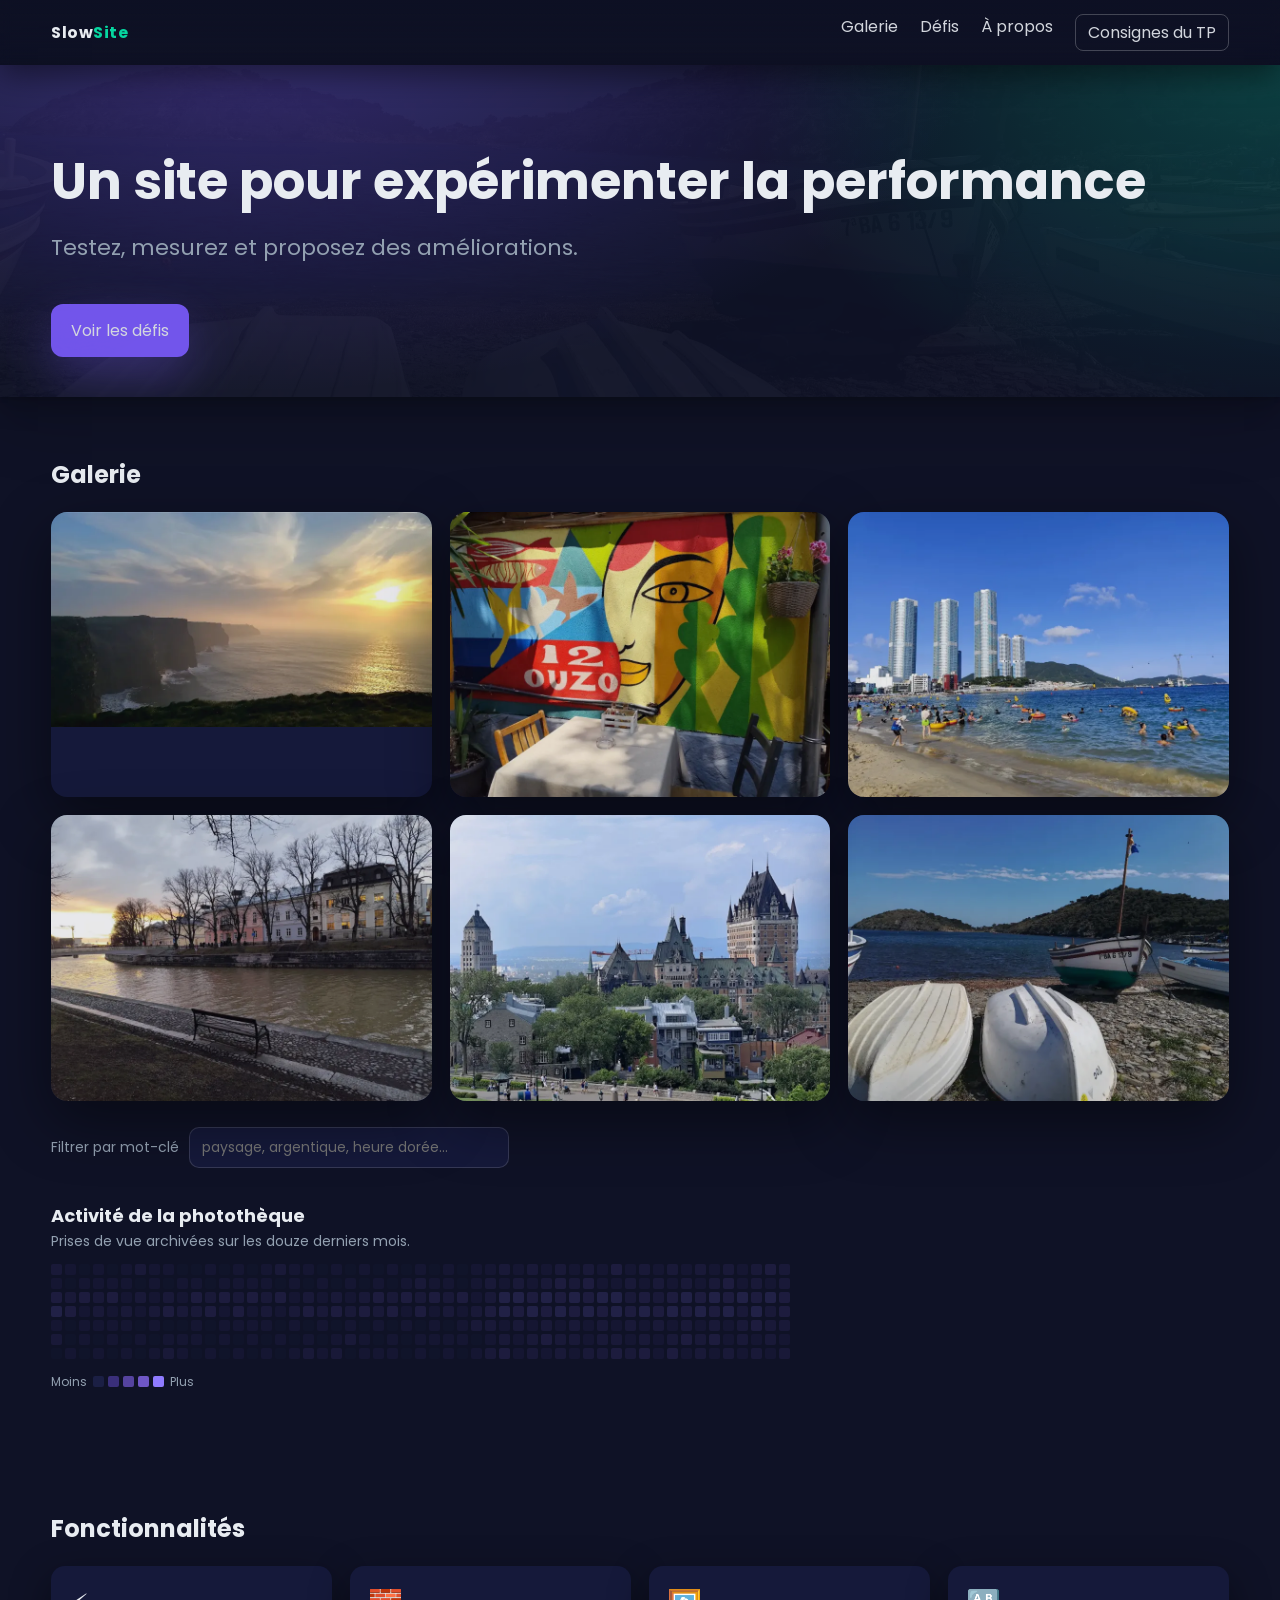
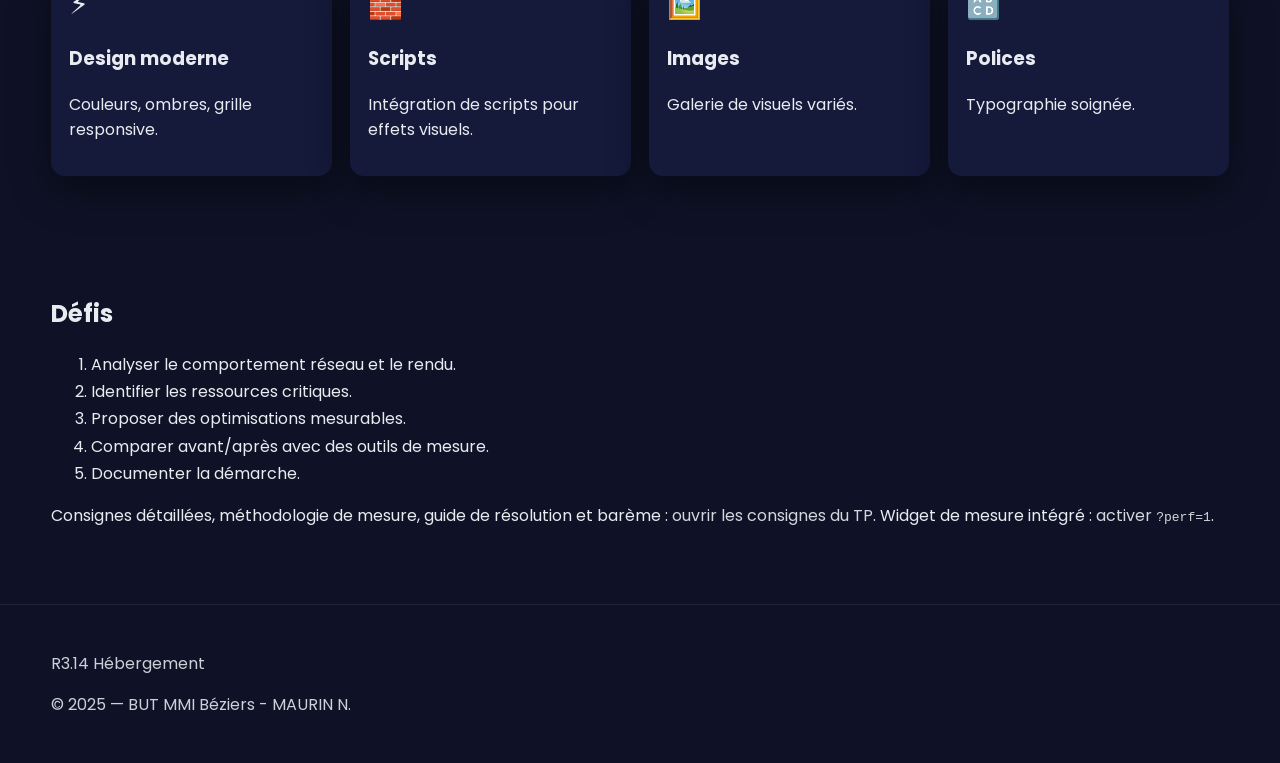
<file: index.html>
<!DOCTYPE html>
<html lang="fr">
  <head>
    <meta charset="utf-8" />
    <meta name="viewport" content="width=device-width, initial-scale=1" />
    <title>Site non optimisé...</title>

    <link rel="icon" type="image/png" href="img/favicon.png" />
    <link rel="preconnect" href="https://fonts.googleapis.com" />
    <link rel="preconnect" href="https://fonts.gstatic.com" crossorigin />
    <link rel="stylesheet"
          href="https://fonts.googleapis.com/css2?family=Poppins:wght@300;400;600&display=swap" />

    <link rel="stylesheet" href="css/styles.css" />

    <script src="js/vendor/ui-kit.min.js" defer></script>
    <script src="js/app.js" defer></script>

    <!-- ===== Infrastructure du TP : hors exercice =====================
         Le bouton « Consignes » et sa fenêtre ne font pas partie du site à
         optimiser. Inutile de les analyser, les optimiser ou les supprimer.
         Volontairement en ligne : aucune requête supplémentaire, et rien ne
         casse quand vous réécrivez css/styles.css ou js/app.js.
         ================================================================ -->
    <style>
      .tp-link{border:1px solid rgba(255,255,255,.25);border-radius:8px;padding:5px 12px}
      .tp-link:hover{background:rgba(255,255,255,.08)}
      /* Cette entrée de menu supplémentaire fait déborder la barre sur petit
         écran : on autorise le retour à la ligne. */
      @media (max-width:640px){
        .menu{flex-wrap:wrap;justify-content:flex-end;gap:8px 14px}
      }
      #tp-modal{width:min(1000px,94vw);height:min(86vh,900px);padding:0;border:0;
        border-radius:14px;background:#0f1226;color:#E8ECF1;overflow:hidden}
      #tp-modal::backdrop{background:rgba(4,6,18,.72)}
      .tp-modal-bar{display:flex;align-items:center;justify-content:space-between;
        gap:12px;padding:10px 14px;border-bottom:1px solid rgba(255,255,255,.12);
        font:600 15px/1.3 system-ui,Segoe UI,Roboto,Arial,sans-serif}
      .tp-modal-bar button{background:transparent;color:#E8ECF1;cursor:pointer;
        border:1px solid rgba(255,255,255,.25);border-radius:8px;padding:5px 11px;font:inherit}
      .tp-modal-bar button:hover{background:rgba(255,255,255,.1)}
      #tp-modal iframe{display:block;width:100%;height:calc(100% - 45px);border:0}
    </style>
  </head>
  <body>
    <div class="topbar">
      <div class="container nav">
        <div class="logo">Slow<span>Site</span></div>
        <div class="menu">
          <a href="#galerie">Galerie</a>
          <a href="#defis">Défis</a>
          <a href="#apropos">À propos</a>
          <a class="tp-link js-consignes" href="consignes.html">Consignes du TP</a>
        </div>
      </div>
    </div>

    <div class="hero">
      <div class="container hero-inner">
        <div class="hero-text">
          <h1>Un site pour expérimenter la performance</h1>
          <p>Testez, mesurez et proposez des améliorations.</p>
          <a class="cta" href="#defis">Voir les défis</a>
        </div>
      </div>
    </div>

    <div id="galerie" class="section gallery">
      <div class="container">
        <h2>Galerie</h2>
        <div class="grid">
          <div class="card" data-mots="paysage montagne aube brume grand angle">
            <a href="img1.html"><img src="img/img1-800.webp" alt="Image 1" width="800" height="452" /></a>
          </div>
          <div class="card" data-mots="architecture ville façade contraste élevé">
            <a href="img2.html"><img src="img/img2-800.webp" alt="Image 2" width="800" height="600" /></a>
          </div>
          <div class="card" data-mots="portrait studio clair-obscur noir profond">
            <a href="img3.html"><img src="img/img3-800.webp" alt="Image 3" width="800" height="600" /></a>
          </div>
          <div class="card" data-mots="littoral falaise heure dorée pose longue">
            <a href="img4.html"><img src="img/img4-800.webp" alt="Image 4" width="800" height="600" loading="lazy" /></a>
          </div>
          <div class="card" data-mots="photo de rue ruelle silhouette monochrome">
            <a href="img5.html"><img src="img/img5-800.webp" alt="Image 5" width="800" height="600" loading="lazy" /></a>
          </div>
          <div class="card" data-mots="forêt sentier lumière rasante macro">
            <a href="img6.html"><img src="img/img6-800.webp" alt="Image 6" width="800" height="600" loading="lazy" /></a>
          </div>
        </div>
        <div class="gallery-filter">
          <label for="q">Filtrer par mot-clé</label>
          <input id="q" type="search" list="motscles" autocomplete="off"
                 placeholder="paysage, argentique, heure dorée…" />
          <datalist id="motscles"></datalist>
          <p id="filter-info" class="filter-info"></p>
        </div>

        <div class="activity">
          <h3 class="activity-title">Activité de la photothèque</h3>
          <p class="activity-sub">Prises de vue archivées sur les douze derniers mois.</p>
          <div class="activity-scroll">
            <div id="calendrier" class="calendar"></div>
          </div>
          <p class="activity-legend">
            <span>Moins</span>
            <i class="lvl lvl-0"></i><i class="lvl lvl-1"></i><i class="lvl lvl-2"></i><i class="lvl lvl-3"></i><i class="lvl lvl-4"></i>
            <span>Plus</span>
          </p>
        </div>
      </div>
    </div>

    <div id="apropos" class="section features">
      <div class="container">
        <h2>Fonctionnalités</h2>
        <div class="features-grid">
          <div class="feature">
            <div class="icon">⚡</div>
            <h3>Design moderne</h3>
            <p>Couleurs, ombres, grille responsive.</p>
          </div>
          <div class="feature">
            <div class="icon">🧱</div>
            <h3>Scripts</h3>
            <p>Intégration de scripts pour effets visuels.</p>
          </div>
          <div class="feature">
            <div class="icon">🖼️</div>
            <h3>Images</h3>
            <p>Galerie de visuels variés.</p>
          </div>
          <div class="feature">
            <div class="icon">🔠</div>
            <h3>Polices</h3>
            <p>Typographie soignée.</p>
          </div>
        </div>
      </div>
    </div>

    <div id="defis" class="section challenges">
      <div class="container">
        <h2>Défis</h2>
        <ol>
          <li>Analyser le comportement réseau et le rendu.</li>
          <li>Identifier les ressources critiques.</li>
          <li>Proposer des optimisations mesurables.</li>
          <li>Comparer avant/après avec des outils de mesure.</li>
          <li>Documenter la démarche.</li>
        </ol>
        <p>
          Consignes détaillées, méthodologie de mesure, guide de résolution et
          barème : <a class="js-consignes" href="consignes.html">ouvrir les
          consignes du TP</a>. Widget de mesure intégré :
          <a href="?perf=1">activer <code>?perf=1</code></a>.
        </p>
      </div>
    </div>

    <div class="footer">
      <div class="container">
        <p>R3.14 Hébergement</p>
        <p>© 2025 — BUT MMI Béziers - MAURIN N.</p>
      </div>
    </div>

    <!-- ===== Infrastructure du TP : hors exercice ===================== -->
    <dialog id="tp-modal" aria-labelledby="tp-modal-titre">
      <div class="tp-modal-bar">
        <span id="tp-modal-titre">Consignes du TP</span>
        <span>
          <a class="tp-link" href="consignes.html" target="_blank" rel="noopener">Ouvrir dans un onglet</a>
          <button type="button" data-tp-close>Fermer</button>
        </span>
      </div>
      <iframe title="Consignes du TP" data-src="consignes.html"></iframe>
    </dialog>

    <script>
      /* Ouvre les consignes en fenêtre modale. Sans JavaScript, ou si
         <dialog> n'est pas supporté, les liens naviguent normalement vers
         consignes.html : le contenu reste accessible dans tous les cas.
         L'iframe n'est chargée qu'à la première ouverture, pour ne rien
         ajouter au chargement de la page mesurée. */
      (function () {
        var modal = document.getElementById('tp-modal');
        var liens = document.querySelectorAll('.js-consignes');
        if (!modal || !liens.length || typeof modal.showModal !== 'function') return;

        var frame = modal.querySelector('iframe');
        for (var i = 0; i < liens.length; i++) {
          liens[i].addEventListener('click', function (e) {
            e.preventDefault();
            if (!frame.getAttribute('src')) {
              frame.setAttribute('src', frame.dataset.src);
            }
            modal.showModal();
          });
        }
        modal.querySelector('[data-tp-close]').addEventListener('click', function () {
          modal.close();
        });
        // Échap ne remonte pas d'une iframe vers le <dialog> parent : on
        // écoute donc aussi dans le document embarqué (même origine).
        frame.addEventListener('load', function () {
          try {
            frame.contentDocument.addEventListener('keydown', function (e) {
              if (e.key === 'Escape') modal.close();
            });
          } catch (err) { /* origine différente : la touche Échap n'agira pas */ }
        });
        // Clic sur le fond sombre : la cible est alors le <dialog> lui-même.
        modal.addEventListener('click', function (e) {
          if (e.target === modal) modal.close();
        });
      })();
      /* ================================================================ */

      if (new URLSearchParams(location.search).has('perf')) {
        var s = document.createElement('script');
        s.src = 'js/metrics.js';
        s.defer = true;
        document.head.appendChild(s);
      }
    </script>
  </body>
</html>
</file>
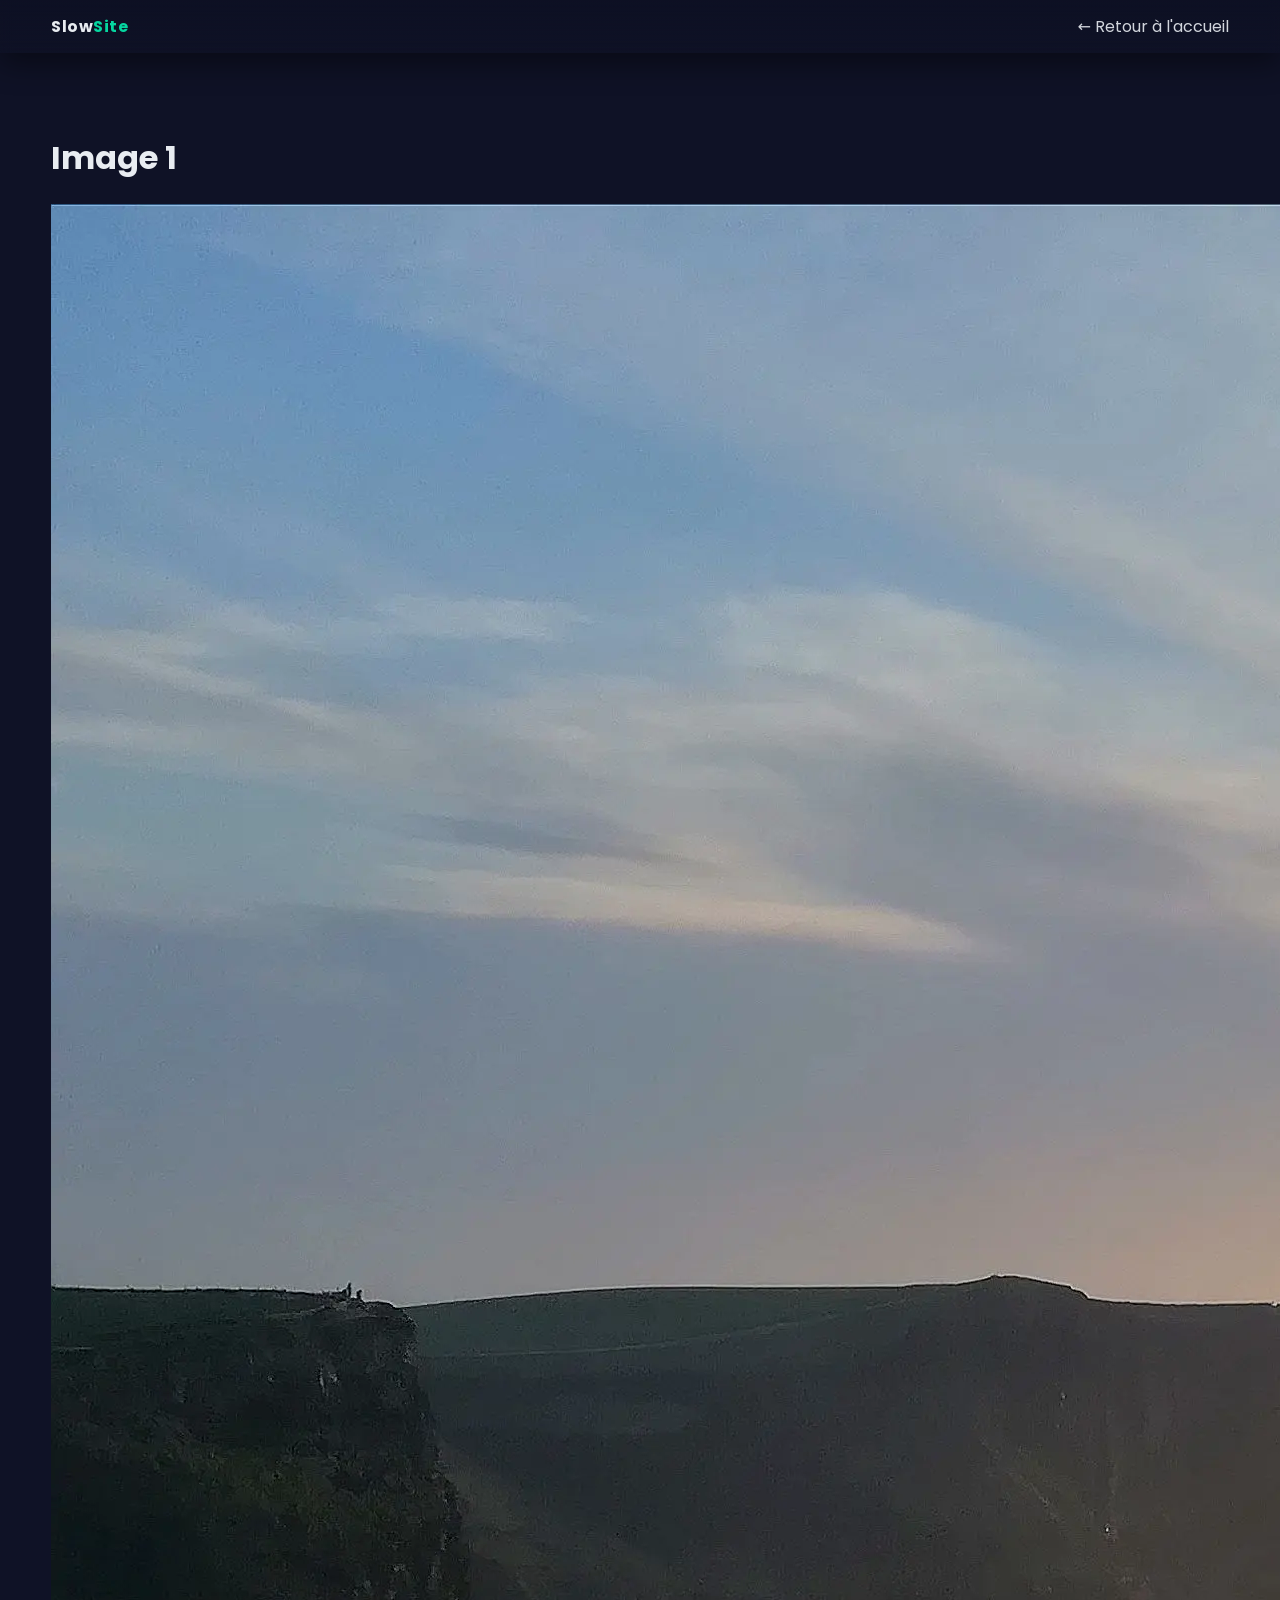
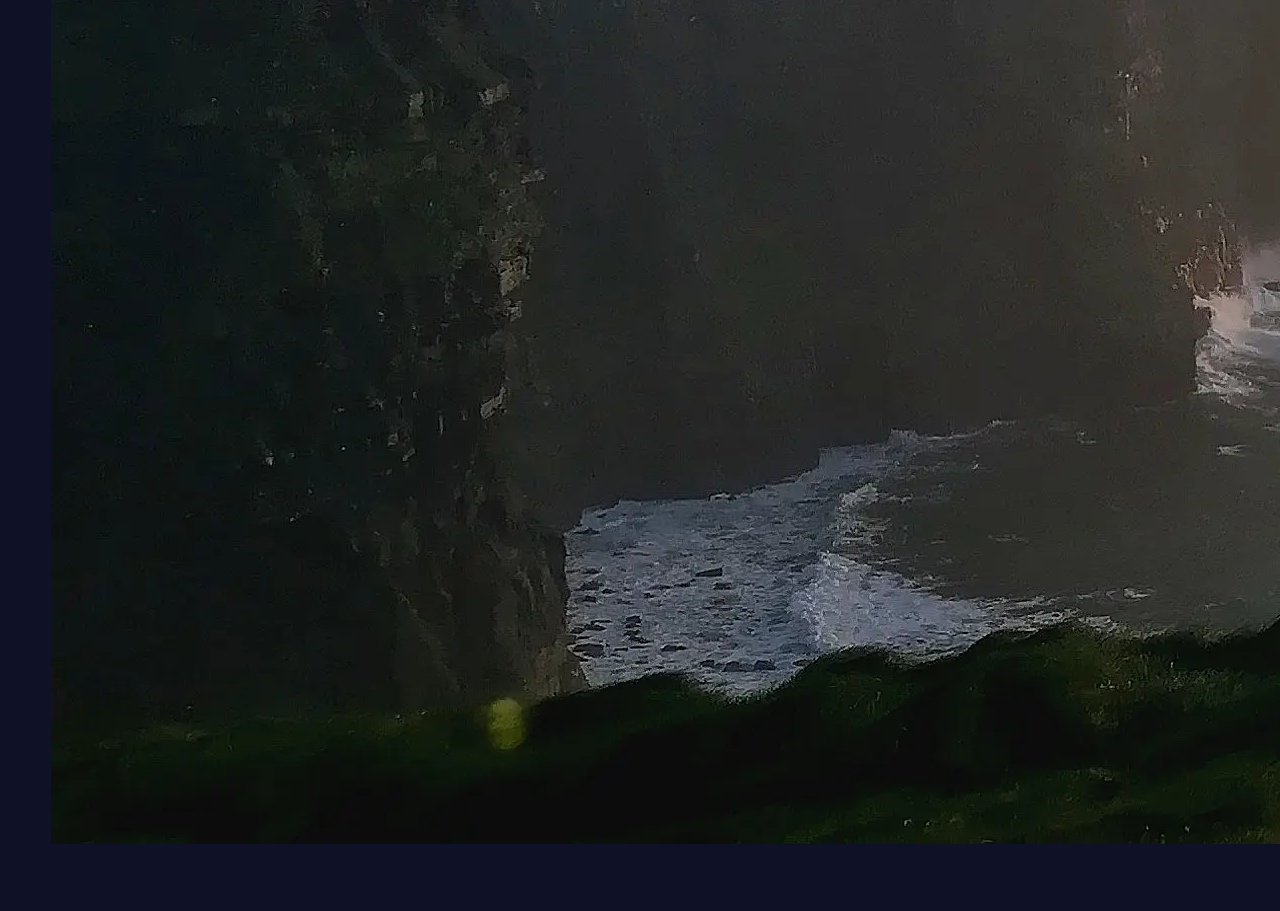
<file: img1.html>
<!DOCTYPE html>
<html lang="fr">
<head>
  <meta charset="utf-8" />
  <meta name="viewport" content="width=device-width, initial-scale=1" />
  <title>Image 1</title>
  <link rel="icon" type="image/png" href="img/favicon.png">
  <link rel="preconnect" href="https://fonts.googleapis.com">
  <link rel="preconnect" href="https://fonts.gstatic.com" crossorigin>
  <link rel="stylesheet" href="https://fonts.googleapis.com/css2?family=Poppins:wght@300;400;600&display=swap">
  <link rel="stylesheet" href="css/styles.css">
  <script src="js/vendor/ui-kit.min.js" defer></script>
  <script src="js/app.js" defer></script>
</head>
<body>
  <div class="topbar"><div class="container nav"><div class="logo">Slow<span>Site</span></div><div class="menu"><a href="index.html">← Retour à l'accueil</a></div></div></div>
  <div class="section image-page"><div class="container">
    <h1>Image 1</h1>
    <div class="image-wrapper"><img src="img/img1.webp" alt="Image 1"></div>
  </div></div>
  <script>
    if (new URLSearchParams(location.search).has('perf')) {
      var s = document.createElement('script');
      s.src = 'js/metrics.js'; s.defer = true; document.head.appendChild(s);
    }
  </script>
</body>
</html>
</file>
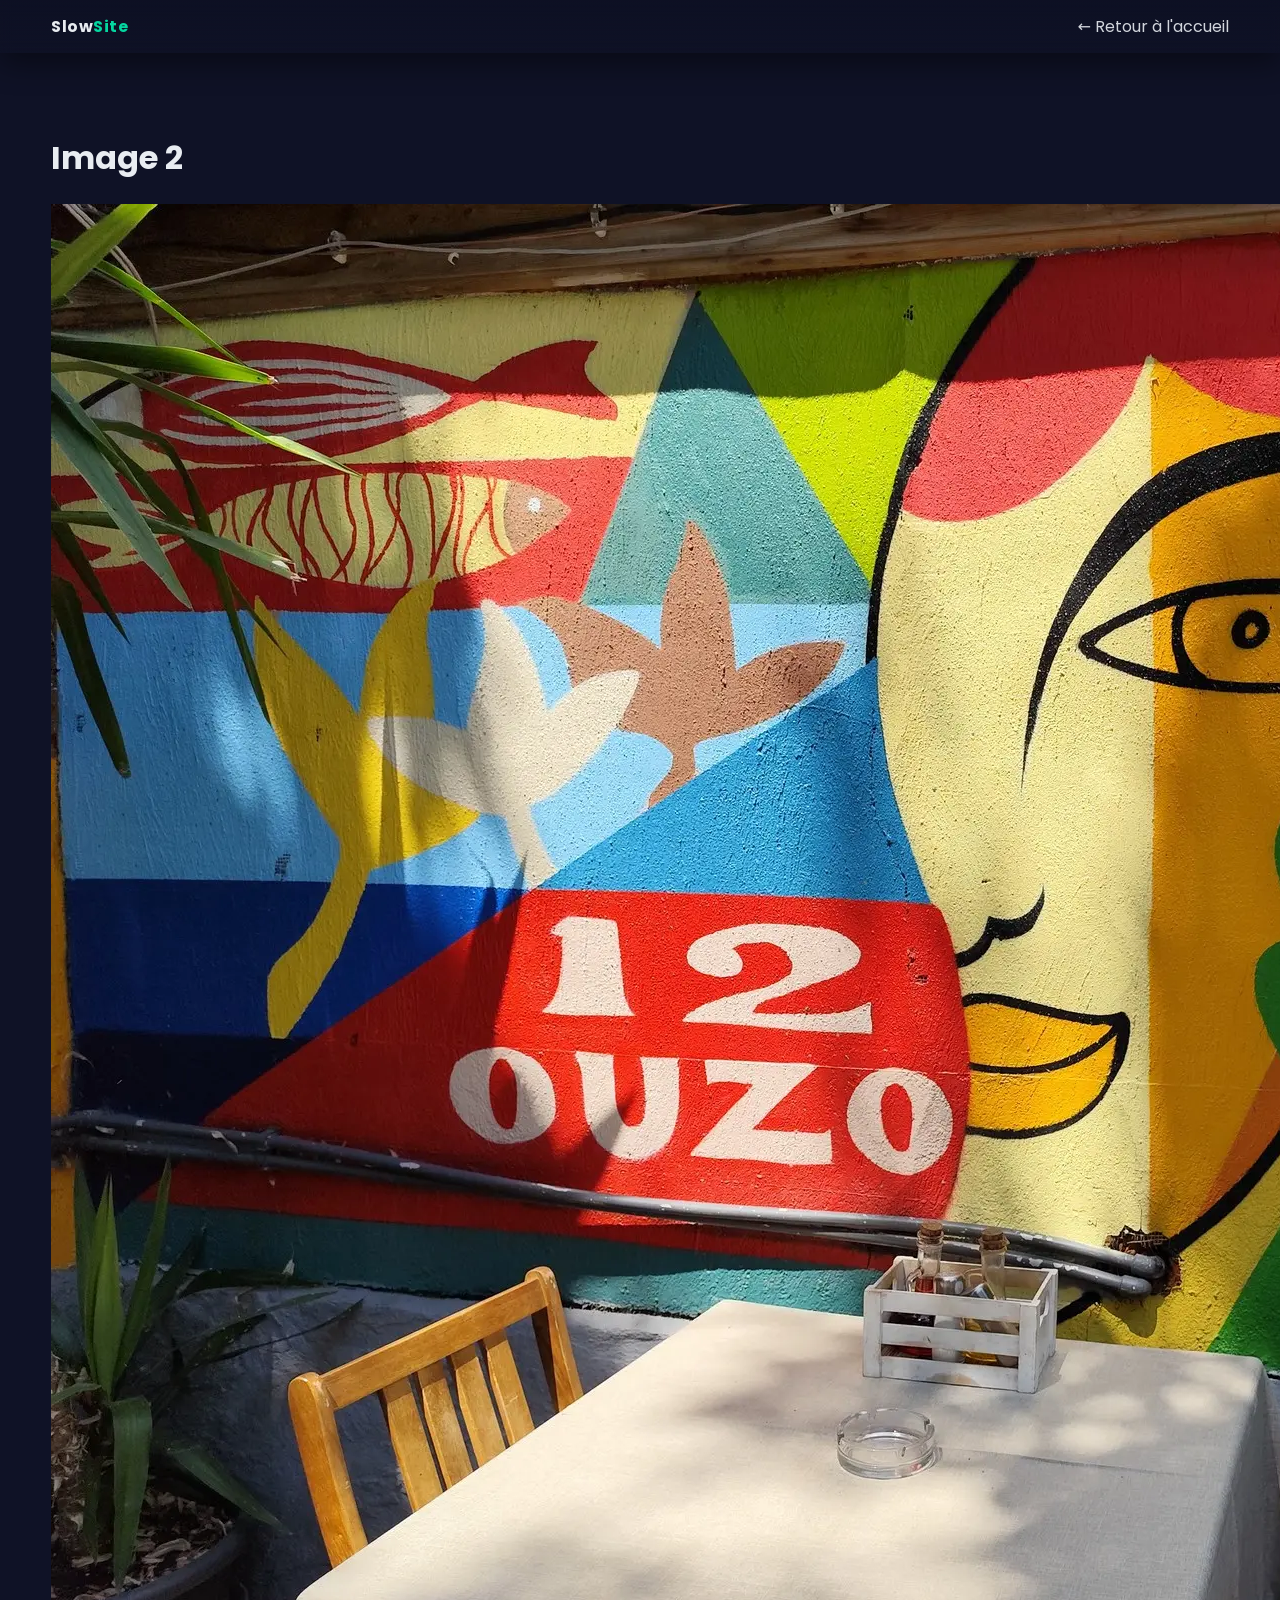
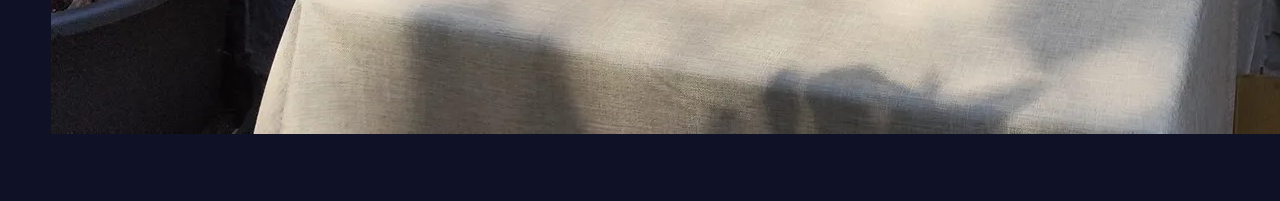
<file: img2.html>
<!DOCTYPE html>
<html lang="fr">
<head>
  <meta charset="utf-8" />
  <meta name="viewport" content="width=device-width, initial-scale=1" />
  <title>Image 2</title>
  <link rel="icon" type="image/png" href="img/favicon.png">
  <link rel="preconnect" href="https://fonts.googleapis.com">
  <link rel="preconnect" href="https://fonts.gstatic.com" crossorigin>
  <link rel="stylesheet" href="https://fonts.googleapis.com/css2?family=Poppins:wght@300;400;600&display=swap">
  <link rel="stylesheet" href="css/styles.css">
  <script src="js/vendor/ui-kit.min.js" defer></script>
  <script src="js/app.js" defer></script>
</head>
<body>
  <div class="topbar"><div class="container nav"><div class="logo">Slow<span>Site</span></div><div class="menu"><a href="index.html">← Retour à l'accueil</a></div></div></div>
  <div class="section image-page"><div class="container">
    <h1>Image 2</h1>
    <div class="image-wrapper"><img src="img/img2.webp" alt="Image 2"></div>
  </div></div>
  <script>
    if (new URLSearchParams(location.search).has('perf')) {
      var s = document.createElement('script');
      s.src = 'js/metrics.js'; s.defer = true; document.head.appendChild(s);
    }
  </script>
</body>
</html>
</file>
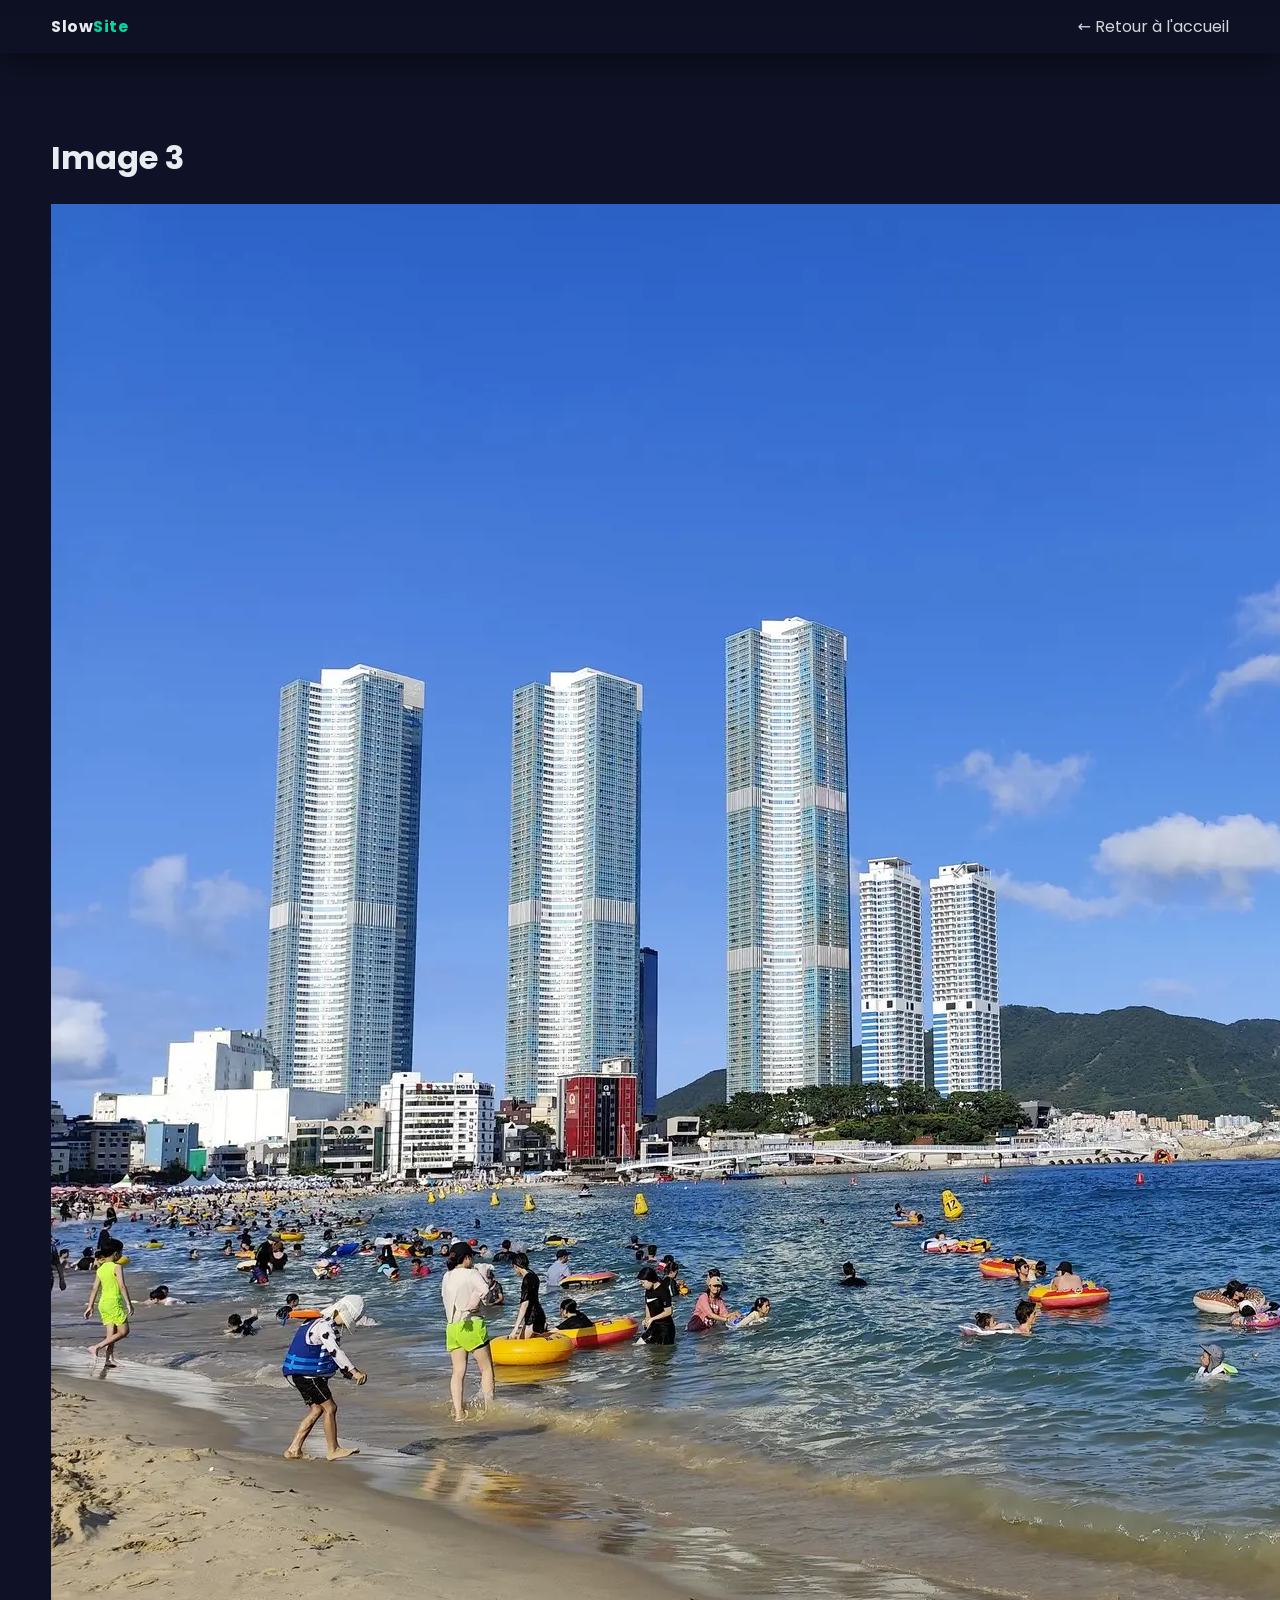
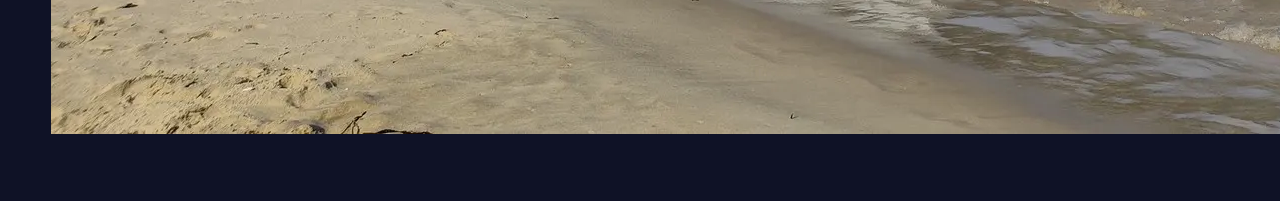
<file: img3.html>
<!DOCTYPE html>
<html lang="fr">
<head>
  <meta charset="utf-8" />
  <meta name="viewport" content="width=device-width, initial-scale=1" />
  <title>Image 3</title>
  <link rel="icon" type="image/png" href="img/favicon.png">
  <link rel="preconnect" href="https://fonts.googleapis.com">
  <link rel="preconnect" href="https://fonts.gstatic.com" crossorigin>
  <link rel="stylesheet" href="https://fonts.googleapis.com/css2?family=Poppins:wght@300;400;600&display=swap">
  <link rel="stylesheet" href="css/styles.css">
  <script src="js/vendor/ui-kit.min.js" defer></script>
  <script src="js/app.js" defer></script>
</head>
<body>
  <div class="topbar"><div class="container nav"><div class="logo">Slow<span>Site</span></div><div class="menu"><a href="index.html">← Retour à l'accueil</a></div></div></div>
  <div class="section image-page"><div class="container">
    <h1>Image 3</h1>
    <div class="image-wrapper"><img src="img/img3.webp" alt="Image 3"></div>
  </div></div>
  <script>
    if (new URLSearchParams(location.search).has('perf')) {
      var s = document.createElement('script');
      s.src = 'js/metrics.js'; s.defer = true; document.head.appendChild(s);
    }
  </script>
</body>
</html>
</file>
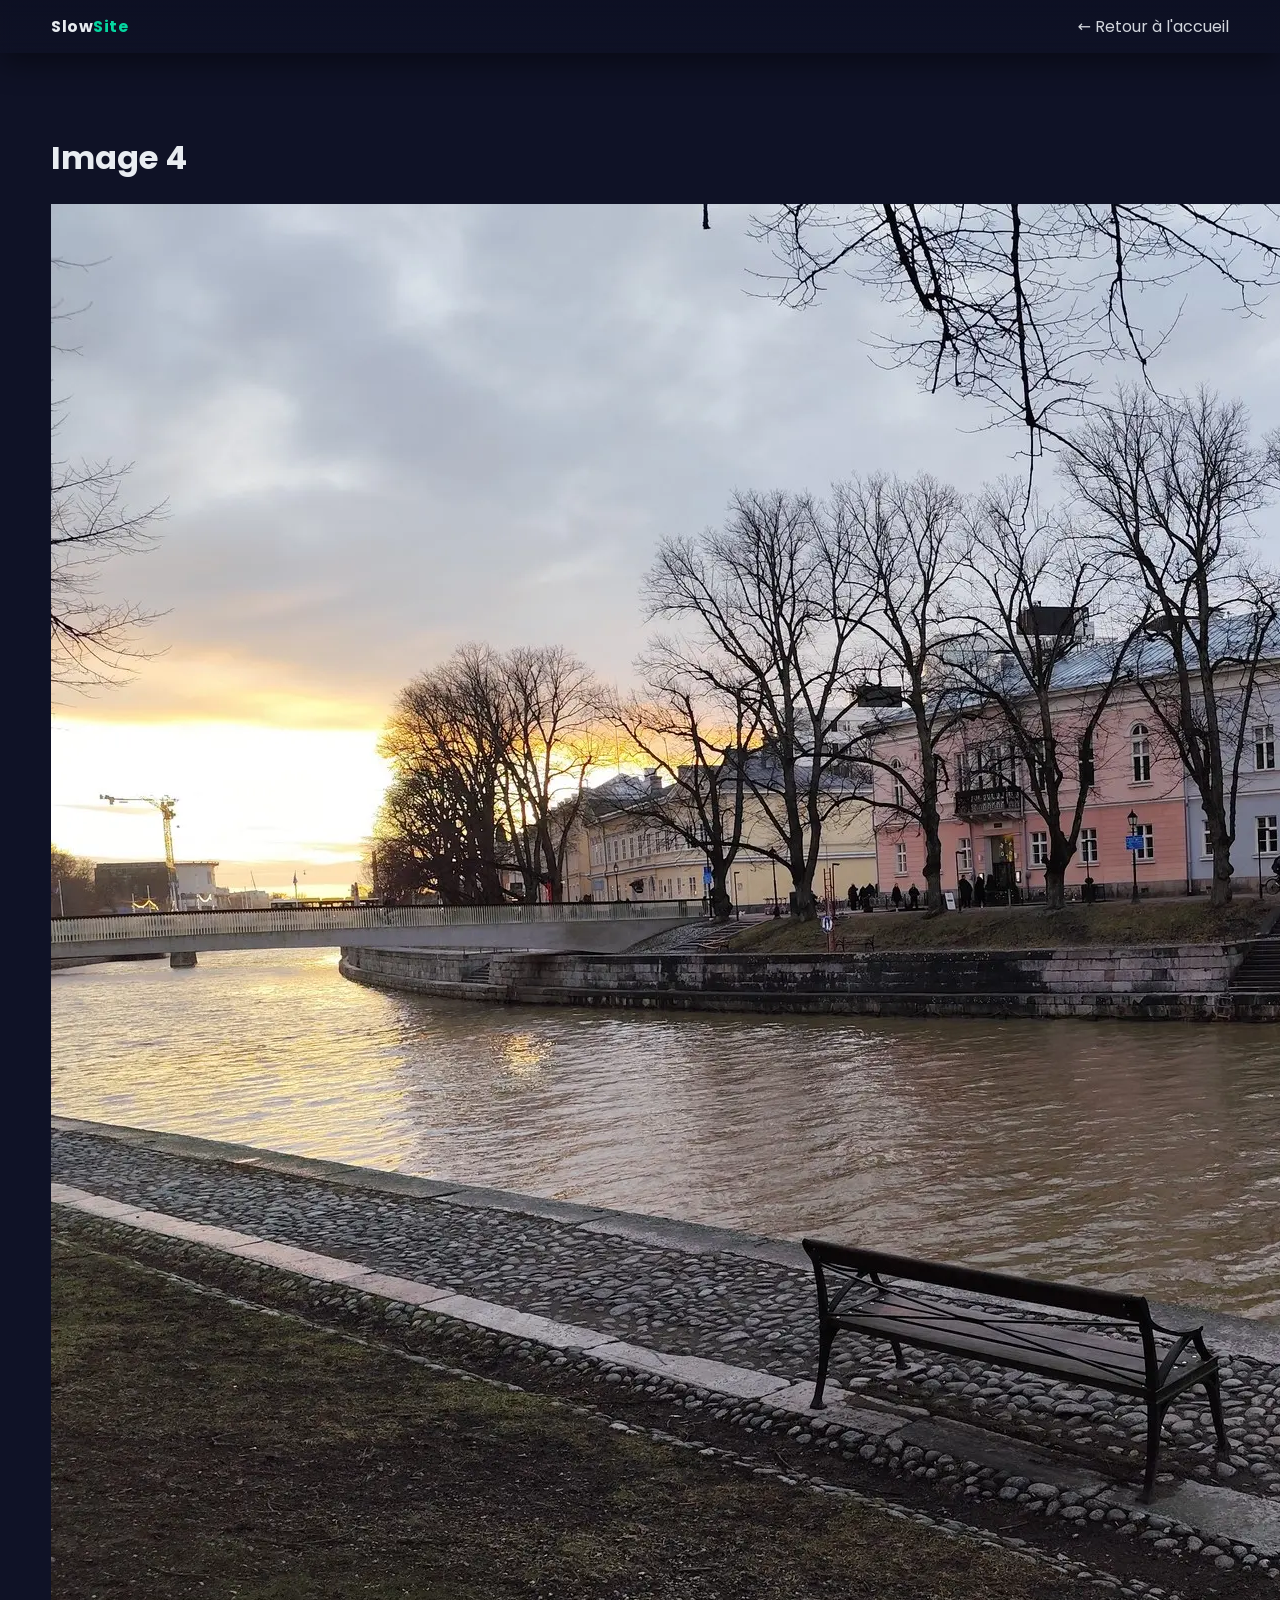
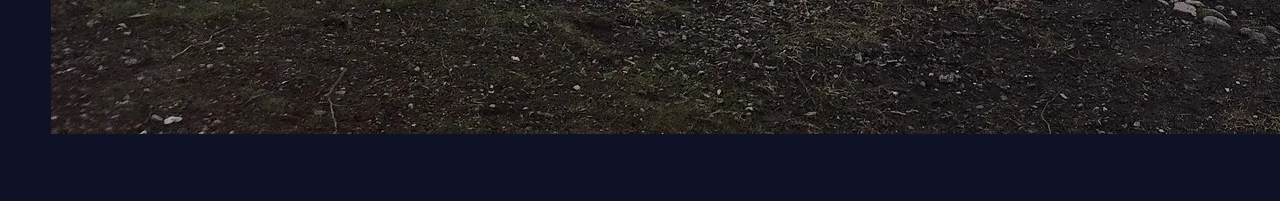
<file: img4.html>
<!DOCTYPE html>
<html lang="fr">
<head>
  <meta charset="utf-8" />
  <meta name="viewport" content="width=device-width, initial-scale=1" />
  <title>Image 4</title>
  <link rel="icon" type="image/png" href="img/favicon.png">
  <link rel="preconnect" href="https://fonts.googleapis.com">
  <link rel="preconnect" href="https://fonts.gstatic.com" crossorigin>
  <link rel="stylesheet" href="https://fonts.googleapis.com/css2?family=Poppins:wght@300;400;600&display=swap">
  <link rel="stylesheet" href="css/styles.css">
  <script src="js/vendor/ui-kit.min.js" defer></script>
  <script src="js/app.js" defer></script>
</head>
<body>
  <div class="topbar"><div class="container nav"><div class="logo">Slow<span>Site</span></div><div class="menu"><a href="index.html">← Retour à l'accueil</a></div></div></div>
  <div class="section image-page"><div class="container">
    <h1>Image 4</h1>
    <div class="image-wrapper"><img src="img/img4.webp" alt="Image 4"></div>
  </div></div>
  <script>
    if (new URLSearchParams(location.search).has('perf')) {
      var s = document.createElement('script');
      s.src = 'js/metrics.js'; s.defer = true; document.head.appendChild(s);
    }
  </script>
</body>
</html>
</file>
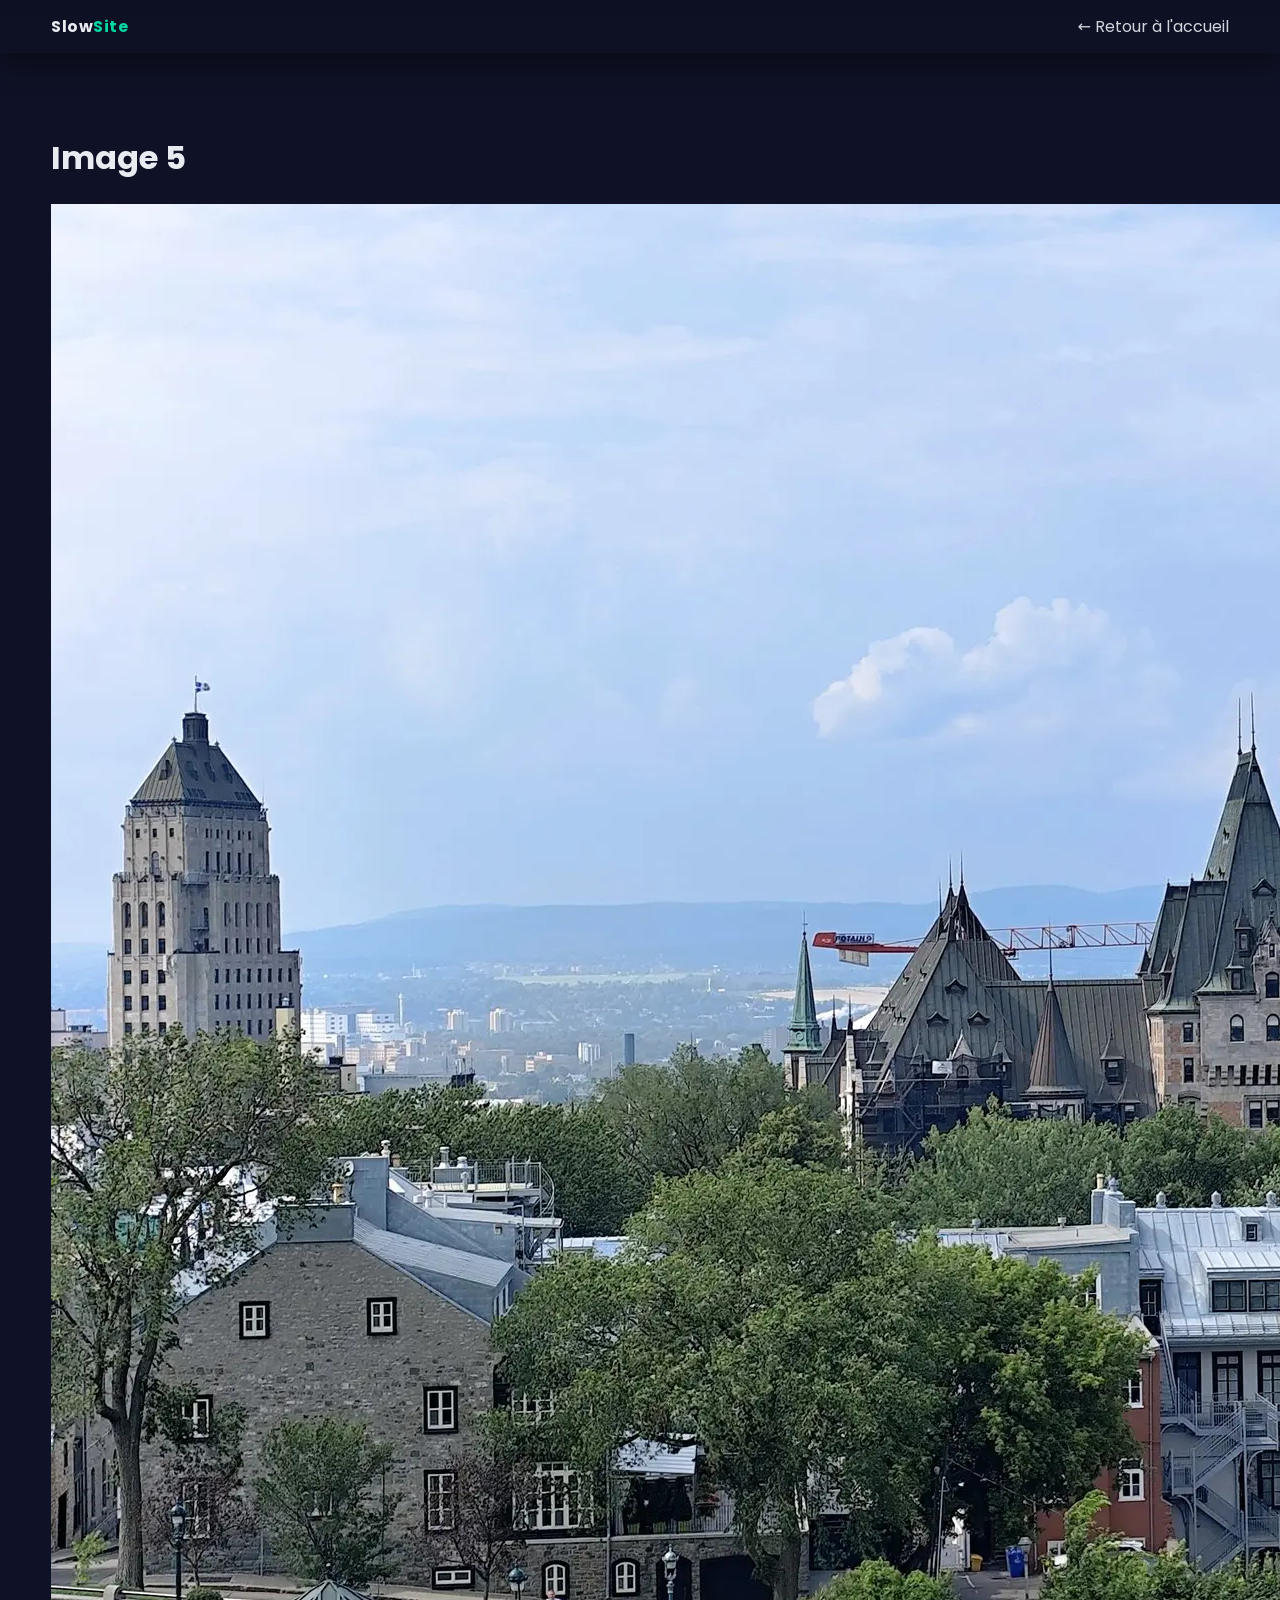
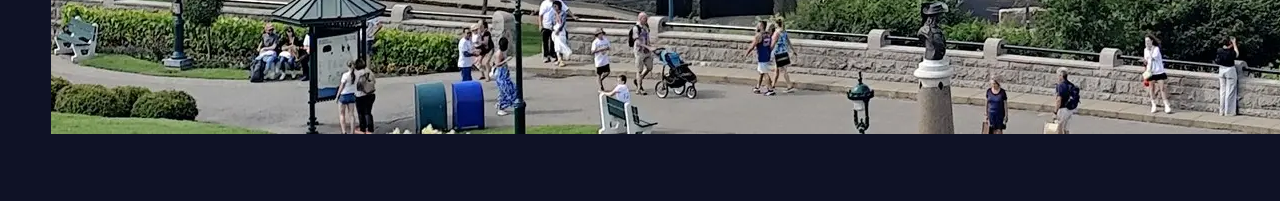
<file: img5.html>
<!DOCTYPE html>
<html lang="fr">
<head>
  <meta charset="utf-8" />
  <meta name="viewport" content="width=device-width, initial-scale=1" />
  <title>Image 5</title>
  <link rel="icon" type="image/png" href="img/favicon.png">
  <link rel="preconnect" href="https://fonts.googleapis.com">
  <link rel="preconnect" href="https://fonts.gstatic.com" crossorigin>
  <link rel="stylesheet" href="https://fonts.googleapis.com/css2?family=Poppins:wght@300;400;600&display=swap">
  <link rel="stylesheet" href="css/styles.css">
  <script src="js/vendor/ui-kit.min.js" defer></script>
  <script src="js/app.js" defer></script>
</head>
<body>
  <div class="topbar"><div class="container nav"><div class="logo">Slow<span>Site</span></div><div class="menu"><a href="index.html">← Retour à l'accueil</a></div></div></div>
  <div class="section image-page"><div class="container">
    <h1>Image 5</h1>
    <div class="image-wrapper"><img src="img/img5.webp" alt="Image 5"></div>
  </div></div>
  <script>
    if (new URLSearchParams(location.search).has('perf')) {
      var s = document.createElement('script');
      s.src = 'js/metrics.js'; s.defer = true; document.head.appendChild(s);
    }
  </script>
</body>
</html>
</file>
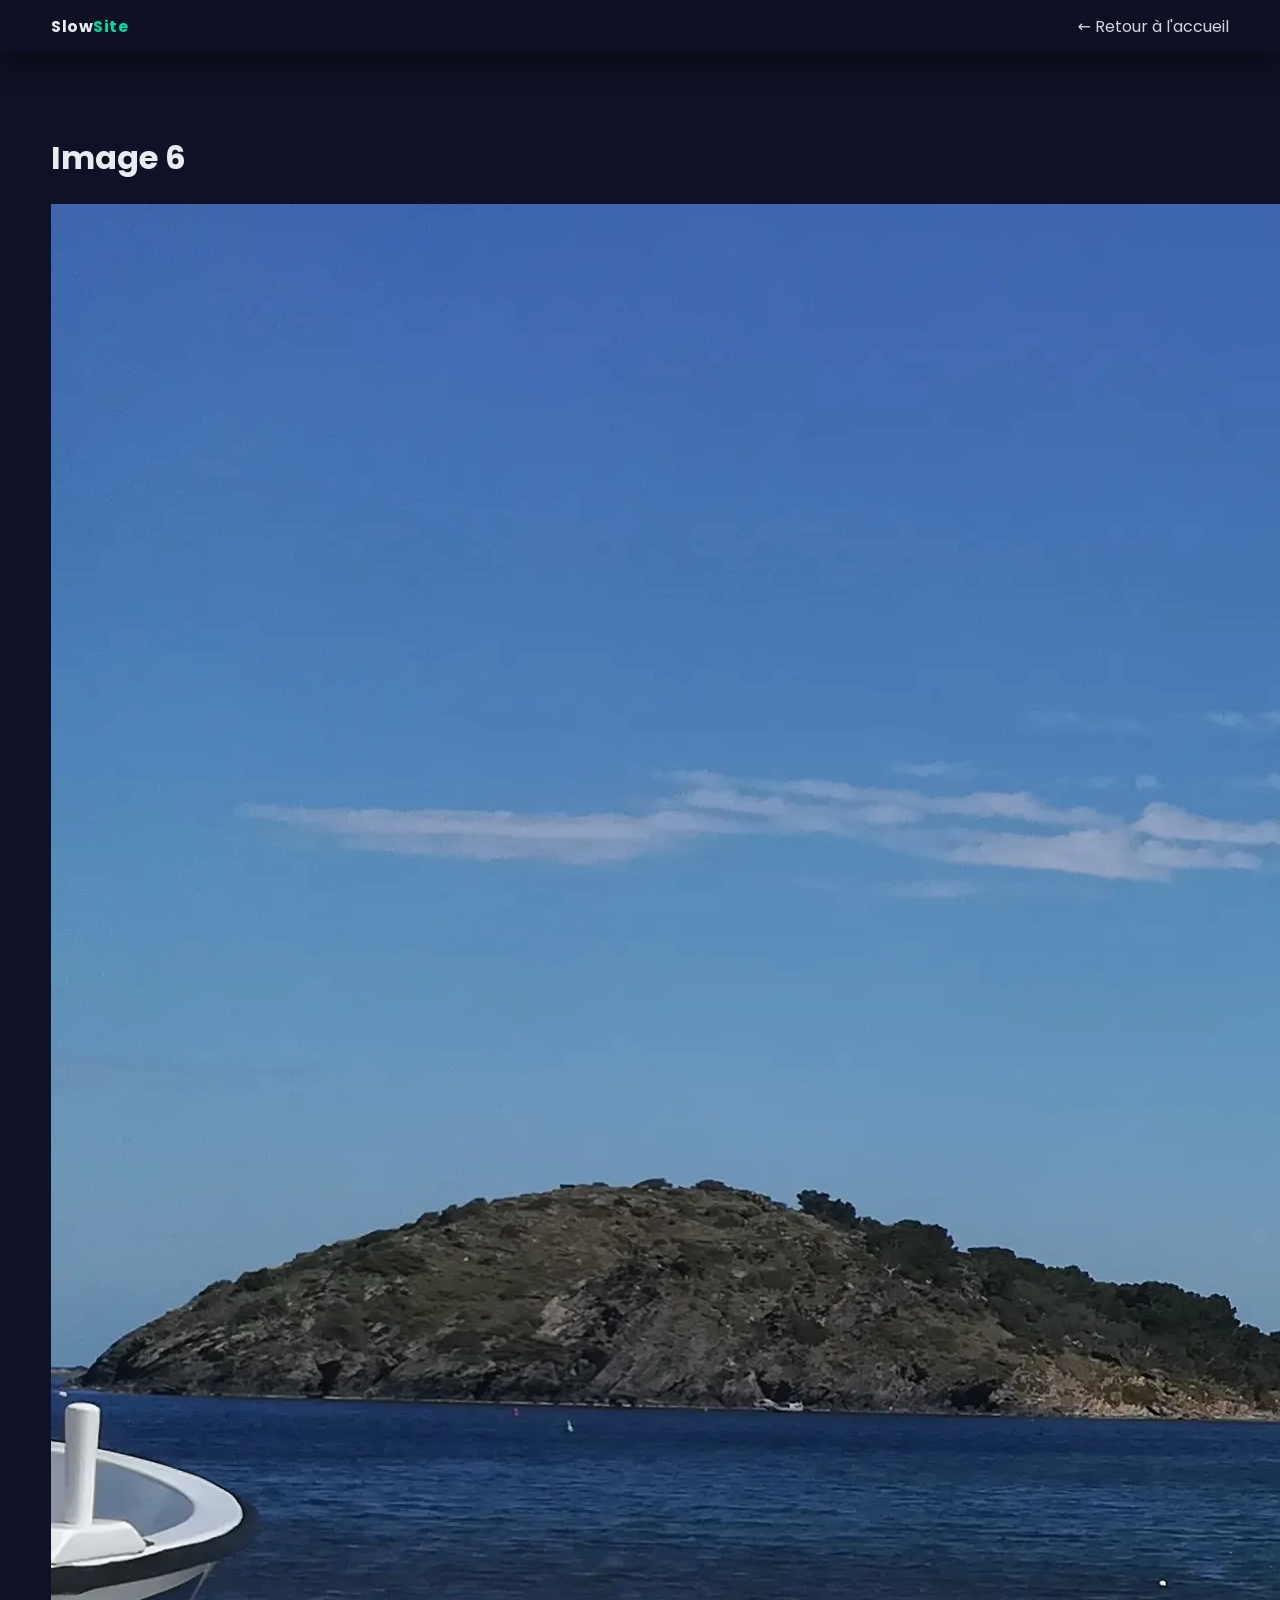
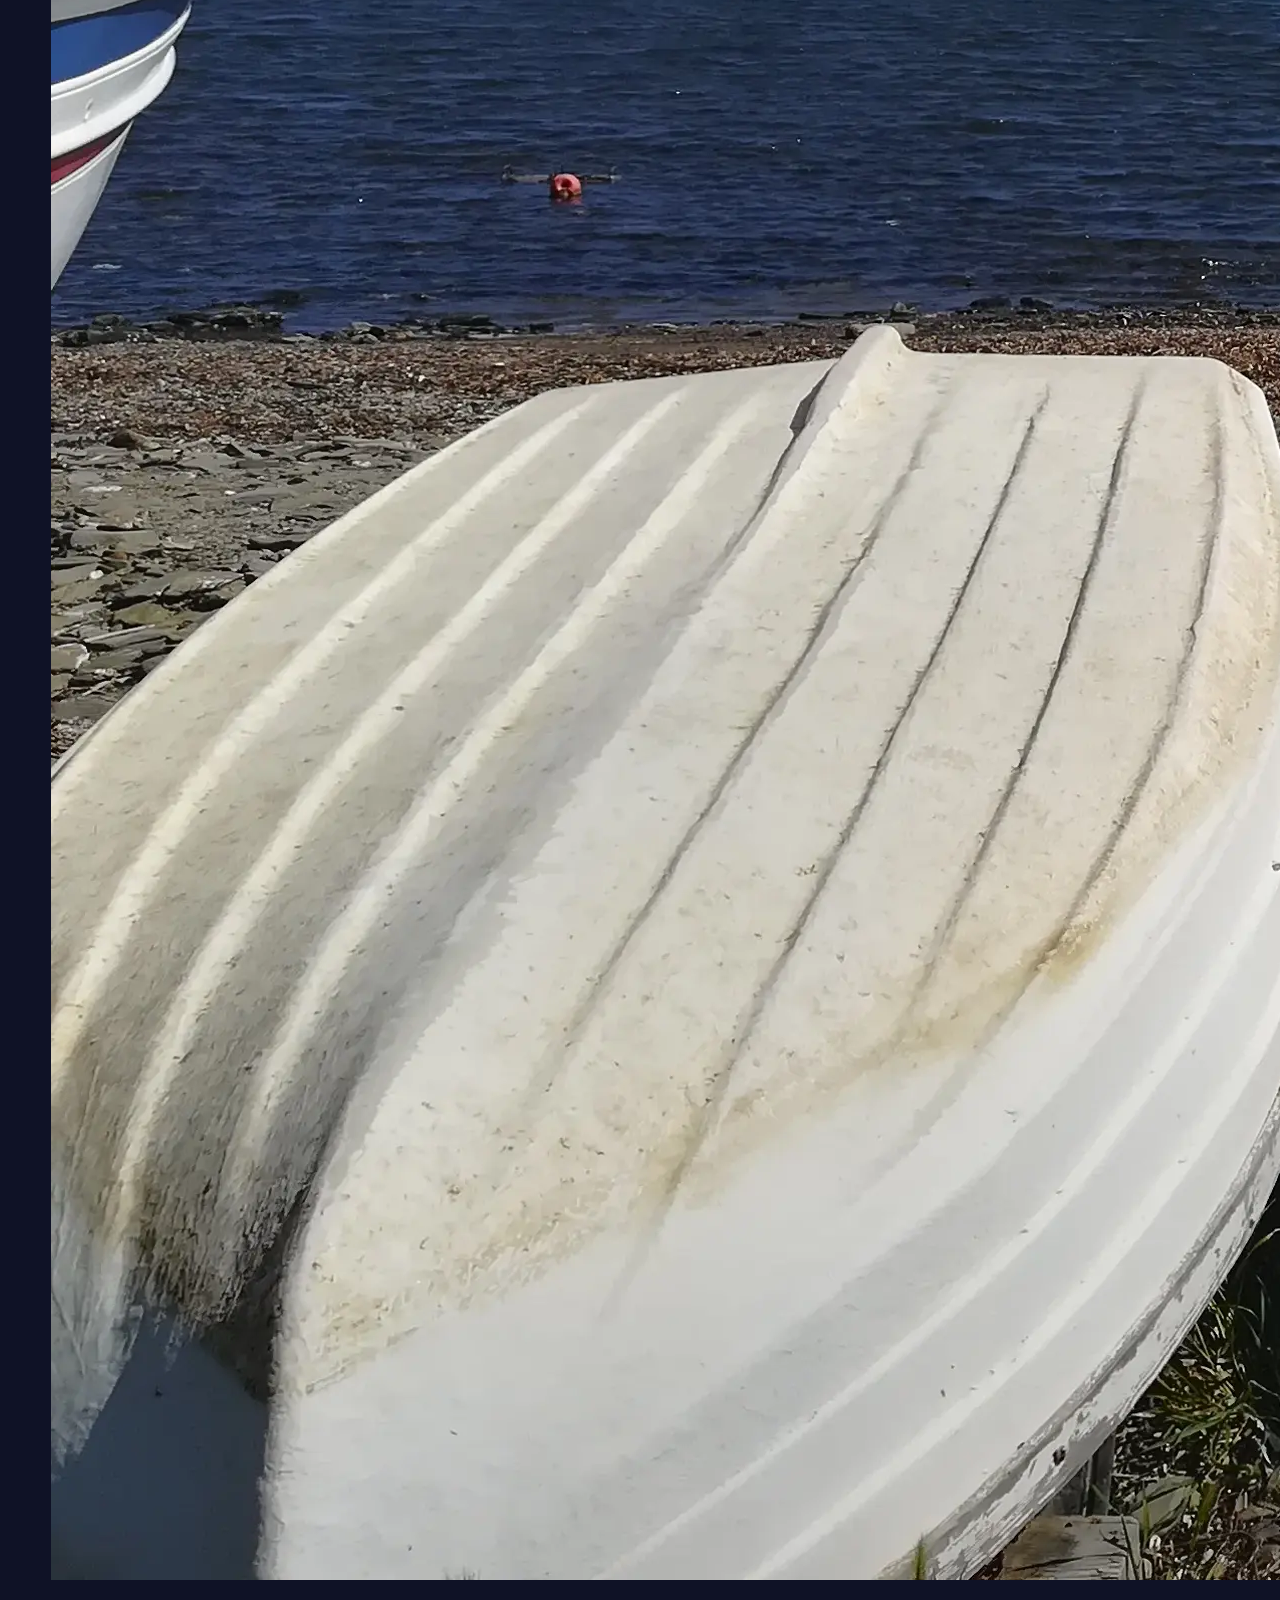
<file: img6.html>
<!DOCTYPE html>
<html lang="fr">
<head>
  <meta charset="utf-8" />
  <meta name="viewport" content="width=device-width, initial-scale=1" />
  <title>Image 6</title>
  <link rel="icon" type="image/png" href="img/favicon.png">
  <link rel="preconnect" href="https://fonts.googleapis.com">
  <link rel="preconnect" href="https://fonts.gstatic.com" crossorigin>
  <link rel="stylesheet" href="https://fonts.googleapis.com/css2?family=Poppins:wght@300;400;600&display=swap">
  <link rel="stylesheet" href="css/styles.css">
  <script src="js/vendor/ui-kit.min.js" defer></script>
  <script src="js/app.js" defer></script>
</head>
<body>
  <div class="topbar"><div class="container nav"><div class="logo">Slow<span>Site</span></div><div class="menu"><a href="index.html">← Retour à l'accueil</a></div></div></div>
  <div class="section image-page"><div class="container">
    <h1>Image 6</h1>
    <div class="image-wrapper"><img src="img/img6.webp" alt="Image 6"></div>
  </div></div>
  <script>
    if (new URLSearchParams(location.search).has('perf')) {
      var s = document.createElement('script');
      s.src = 'js/metrics.js'; s.defer = true; document.head.appendChild(s);
    }
  </script>
</body>
</html>
</file>
<file: css/styles.css>
:root{--bg:#0f1226;--fg:#E8ECF1;--muted:#93A1B1;--primary:#7C5CFF;--accent:#06D6A0;--card:#15193A;--shadow:rgba(0,0,0,0.45)}
.hero,.card,.feature,.cta{box-shadow:0 2px 4px rgba(0,0,0,.14),0 8px 24px rgba(0,0,0,.22),0 24px 60px rgba(0,0,0,.18)}
*{box-sizing:border-box}
html,body{margin:0;padding:0;background:var(--bg);color:var(--fg);font-family:'Poppins',system-ui,Segoe UI,Roboto,Arial,sans-serif}
.container{width:min(1200px,92%);margin:0 auto}
a{color:var(--fg);text-decoration:none;opacity:.9}a:hover{opacity:1}
.topbar{position:sticky;top:0;backdrop-filter:blur(6px);background:linear-gradient(180deg,rgba(13,16,35,.8),rgba(13,16,35,.2));z-index:10;box-shadow:0 10px 30px var(--shadow)}
.nav{display:flex;align-items:center;justify-content:space-between;padding:14px 0}
.logo{font-weight:700;letter-spacing:.5px}.logo span{color:var(--accent)}.menu{display:flex;gap:22px}
.hero{padding:90px 0 40px;background:radial-gradient(1200px 600px at 20% -10%, rgba(124,92,255,.35), transparent 60%), radial-gradient(900px 600px at 100% 0%, rgba(6,214,160,.25), transparent 60%)}
.hero{position:relative;overflow:hidden}
.hero::before{content:"";position:absolute;inset:0;background:url('../img/hero-BG.Webp') center / cover no-repeat;opacity:.04;pointer-events:none}
.hero-inner{display:grid;grid-template-columns:1fr;gap:28px}
.hero-inner{position:relative;z-index:1}
.hero h1{font-size:clamp(28px,4vw,56px);line-height:1.05;margin:0 0 10px}
.hero p{font-size:clamp(16px,1.8vw,22px);color:var(--muted)}
.highlight{color:var(--accent)}
.cta{display:inline-block;margin-top:18px;background:var(--primary);padding:14px 20px;border-radius:12px;box-shadow:0 20px 50px rgba(124,92,255,.35);transition:transform .2s ease, box-shadow .2s ease}
.cta:hover{transform:translateY(-2px);box-shadow:0 28px 60px rgba(124,92,255,.45)}
.section{padding:60px 0}.section h2{margin:0 0 20px}
.gallery .grid{display:grid;grid-template-columns:repeat(3,1fr);gap:18px}
.card{background:var(--card);border-radius:16px;overflow:hidden;box-shadow:0 20px 60px var(--shadow)}
.card img{display:block;width:100%;height:auto;opacity:0;transition:opacity .6s ease}
.card img.loaded{opacity:1}
.features-grid{display:grid;grid-template-columns:repeat(4,1fr);gap:18px}
.feature{background:var(--card);padding:18px;border-radius:14px;box-shadow:0 14px 40px var(--shadow)}
.feature .icon{font-size:28px}
.challenges ol{line-height:1.7}
.footer{padding:30px 0;border-top:1px solid rgba(255,255,255,.08);color:#c9d1d9}
.redundant-1{padding:1px;margin:1px;box-shadow:0 0 1px rgba(0,0,0,.1)}
.redundant-2{padding:2px;margin:2px;box-shadow:0 0 2px rgba(0,0,0,.2)}
.redundant-3{padding:3px;margin:3px;box-shadow:0 0 3px rgba(0,0,0,.3)}
.redundant-4{padding:4px;margin:4px;box-shadow:0 0 4px rgba(0,0,0,.4)}
.redundant-5{padding:0px;margin:5px;box-shadow:0 0 5px rgba(0,0,0,.5)}
.redundant-6{padding:1px;margin:6px;box-shadow:0 0 6px rgba(0,0,0,.6)}
.redundant-7{padding:2px;margin:0px;box-shadow:0 0 7px rgba(0,0,0,.7)}
.redundant-8{padding:3px;margin:1px;box-shadow:0 0 8px rgba(0,0,0,.8)}
.redundant-9{padding:4px;margin:2px;box-shadow:0 0 0px rgba(0,0,0,.0)}
.redundant-10{padding:0px;margin:3px;box-shadow:0 0 1px rgba(0,0,0,.1)}
.redundant-11{padding:1px;margin:4px;box-shadow:0 0 2px rgba(0,0,0,.2)}
.redundant-12{padding:2px;margin:5px;box-shadow:0 0 3px rgba(0,0,0,.3)}
.redundant-13{padding:3px;margin:6px;box-shadow:0 0 4px rgba(0,0,0,.4)}
.redundant-14{padding:4px;margin:0px;box-shadow:0 0 5px rgba(0,0,0,.5)}
.redundant-15{padding:0px;margin:1px;box-shadow:0 0 6px rgba(0,0,0,.6)}
.redundant-16{padding:1px;margin:2px;box-shadow:0 0 7px rgba(0,0,0,.7)}
.redundant-17{padding:2px;margin:3px;box-shadow:0 0 8px rgba(0,0,0,.8)}
.redundant-18{padding:3px;margin:4px;box-shadow:0 0 0px rgba(0,0,0,.0)}
.redundant-19{padding:4px;margin:5px;box-shadow:0 0 1px rgba(0,0,0,.1)}
.redundant-20{padding:0px;margin:6px;box-shadow:0 0 2px rgba(0,0,0,.2)}
.redundant-21{padding:1px;margin:0px;box-shadow:0 0 3px rgba(0,0,0,.3)}
.redundant-22{padding:2px;margin:1px;box-shadow:0 0 4px rgba(0,0,0,.4)}
.redundant-23{padding:3px;margin:2px;box-shadow:0 0 5px rgba(0,0,0,.5)}
.redundant-24{padding:4px;margin:3px;box-shadow:0 0 6px rgba(0,0,0,.6)}
.redundant-25{padding:0px;margin:4px;box-shadow:0 0 7px rgba(0,0,0,.7)}
.redundant-26{padding:1px;margin:5px;box-shadow:0 0 8px rgba(0,0,0,.8)}
.redundant-27{padding:2px;margin:6px;box-shadow:0 0 0px rgba(0,0,0,.0)}
.redundant-28{padding:3px;margin:0px;box-shadow:0 0 1px rgba(0,0,0,.1)}
.redundant-29{padding:4px;margin:1px;box-shadow:0 0 2px rgba(0,0,0,.2)}
.redundant-30{padding:0px;margin:2px;box-shadow:0 0 3px rgba(0,0,0,.3)}
.redundant-31{padding:1px;margin:3px;box-shadow:0 0 4px rgba(0,0,0,.4)}
.redundant-32{padding:2px;margin:4px;box-shadow:0 0 5px rgba(0,0,0,.5)}
.redundant-33{padding:3px;margin:5px;box-shadow:0 0 6px rgba(0,0,0,.6)}
.redundant-34{padding:4px;margin:6px;box-shadow:0 0 7px rgba(0,0,0,.7)}
.redundant-35{padding:0px;margin:0px;box-shadow:0 0 8px rgba(0,0,0,.8)}
.redundant-36{padding:1px;margin:1px;box-shadow:0 0 0px rgba(0,0,0,.0)}
.redundant-37{padding:2px;margin:2px;box-shadow:0 0 1px rgba(0,0,0,.1)}
.redundant-38{padding:3px;margin:3px;box-shadow:0 0 2px rgba(0,0,0,.2)}
.redundant-39{padding:4px;margin:4px;box-shadow:0 0 3px rgba(0,0,0,.3)}
.redundant-40{padding:0px;margin:5px;box-shadow:0 0 4px rgba(0,0,0,.4)}
.redundant-41{padding:1px;margin:6px;box-shadow:0 0 5px rgba(0,0,0,.5)}
.redundant-42{padding:2px;margin:0px;box-shadow:0 0 6px rgba(0,0,0,.6)}
.redundant-43{padding:3px;margin:1px;box-shadow:0 0 7px rgba(0,0,0,.7)}
.redundant-44{padding:4px;margin:2px;box-shadow:0 0 8px rgba(0,0,0,.8)}
.redundant-45{padding:0px;margin:3px;box-shadow:0 0 0px rgba(0,0,0,.0)}
.redundant-46{padding:1px;margin:4px;box-shadow:0 0 1px rgba(0,0,0,.1)}
.redundant-47{padding:2px;margin:5px;box-shadow:0 0 2px rgba(0,0,0,.2)}
.redundant-48{padding:3px;margin:6px;box-shadow:0 0 3px rgba(0,0,0,.3)}
.redundant-49{padding:4px;margin:0px;box-shadow:0 0 4px rgba(0,0,0,.4)}
.redundant-50{padding:0px;margin:1px;box-shadow:0 0 5px rgba(0,0,0,.5)}
.redundant-51{padding:1px;margin:2px;box-shadow:0 0 6px rgba(0,0,0,.6)}
.redundant-52{padding:2px;margin:3px;box-shadow:0 0 7px rgba(0,0,0,.7)}
.redundant-53{padding:3px;margin:4px;box-shadow:0 0 8px rgba(0,0,0,.8)}
.redundant-54{padding:4px;margin:5px;box-shadow:0 0 0px rgba(0,0,0,.0)}
.redundant-55{padding:0px;margin:6px;box-shadow:0 0 1px rgba(0,0,0,.1)}
.redundant-56{padding:1px;margin:0px;box-shadow:0 0 2px rgba(0,0,0,.2)}
.redundant-57{padding:2px;margin:1px;box-shadow:0 0 3px rgba(0,0,0,.3)}
.redundant-58{padding:3px;margin:2px;box-shadow:0 0 4px rgba(0,0,0,.4)}
.redundant-59{padding:4px;margin:3px;box-shadow:0 0 5px rgba(0,0,0,.5)}
.redundant-60{padding:0px;margin:4px;box-shadow:0 0 6px rgba(0,0,0,.6)}
.redundant-61{padding:1px;margin:5px;box-shadow:0 0 7px rgba(0,0,0,.7)}
.redundant-62{padding:2px;margin:6px;box-shadow:0 0 8px rgba(0,0,0,.8)}
.redundant-63{padding:3px;margin:0px;box-shadow:0 0 0px rgba(0,0,0,.0)}
.redundant-64{padding:4px;margin:1px;box-shadow:0 0 1px rgba(0,0,0,.1)}
.redundant-65{padding:0px;margin:2px;box-shadow:0 0 2px rgba(0,0,0,.2)}
.redundant-66{padding:1px;margin:3px;box-shadow:0 0 3px rgba(0,0,0,.3)}
.redundant-67{padding:2px;margin:4px;box-shadow:0 0 4px rgba(0,0,0,.4)}
.redundant-68{padding:3px;margin:5px;box-shadow:0 0 5px rgba(0,0,0,.5)}
.redundant-69{padding:4px;margin:6px;box-shadow:0 0 6px rgba(0,0,0,.6)}
.redundant-70{padding:0px;margin:0px;box-shadow:0 0 7px rgba(0,0,0,.7)}
.redundant-71{padding:1px;margin:1px;box-shadow:0 0 8px rgba(0,0,0,.8)}
.redundant-72{padding:2px;margin:2px;box-shadow:0 0 0px rgba(0,0,0,.0)}
.redundant-73{padding:3px;margin:3px;box-shadow:0 0 1px rgba(0,0,0,.1)}
.redundant-74{padding:4px;margin:4px;box-shadow:0 0 2px rgba(0,0,0,.2)}
.redundant-75{padding:0px;margin:5px;box-shadow:0 0 3px rgba(0,0,0,.3)}
.redundant-76{padding:1px;margin:6px;box-shadow:0 0 4px rgba(0,0,0,.4)}
.redundant-77{padding:2px;margin:0px;box-shadow:0 0 5px rgba(0,0,0,.5)}
.redundant-78{padding:3px;margin:1px;box-shadow:0 0 6px rgba(0,0,0,.6)}
.redundant-79{padding:4px;margin:2px;box-shadow:0 0 7px rgba(0,0,0,.7)}
.redundant-80{padding:0px;margin:3px;box-shadow:0 0 8px rgba(0,0,0,.8)}
.redundant-81{padding:1px;margin:4px;box-shadow:0 0 0px rgba(0,0,0,.0)}
.redundant-82{padding:2px;margin:5px;box-shadow:0 0 1px rgba(0,0,0,.1)}
.redundant-83{padding:3px;margin:6px;box-shadow:0 0 2px rgba(0,0,0,.2)}
.redundant-84{padding:4px;margin:0px;box-shadow:0 0 3px rgba(0,0,0,.3)}
.redundant-85{padding:0px;margin:1px;box-shadow:0 0 4px rgba(0,0,0,.4)}
.redundant-86{padding:1px;margin:2px;box-shadow:0 0 5px rgba(0,0,0,.5)}
.redundant-87{padding:2px;margin:3px;box-shadow:0 0 6px rgba(0,0,0,.6)}
.redundant-88{padding:3px;margin:4px;box-shadow:0 0 7px rgba(0,0,0,.7)}
.redundant-89{padding:4px;margin:5px;box-shadow:0 0 8px rgba(0,0,0,.8)}
.redundant-90{padding:0px;margin:6px;box-shadow:0 0 0px rgba(0,0,0,.0)}
.redundant-91{padding:1px;margin:0px;box-shadow:0 0 1px rgba(0,0,0,.1)}
.redundant-92{padding:2px;margin:1px;box-shadow:0 0 2px rgba(0,0,0,.2)}
.redundant-93{padding:3px;margin:2px;box-shadow:0 0 3px rgba(0,0,0,.3)}
.redundant-94{padding:4px;margin:3px;box-shadow:0 0 4px rgba(0,0,0,.4)}
.redundant-95{padding:0px;margin:4px;box-shadow:0 0 5px rgba(0,0,0,.5)}
.redundant-96{padding:1px;margin:5px;box-shadow:0 0 6px rgba(0,0,0,.6)}
.redundant-97{padding:2px;margin:6px;box-shadow:0 0 7px rgba(0,0,0,.7)}
.redundant-98{padding:3px;margin:0px;box-shadow:0 0 8px rgba(0,0,0,.8)}
.redundant-99{padding:4px;margin:1px;box-shadow:0 0 0px rgba(0,0,0,.0)}
.redundant-100{padding:0px;margin:2px;box-shadow:0 0 1px rgba(0,0,0,.1)}
.redundant-101{padding:1px;margin:3px;box-shadow:0 0 2px rgba(0,0,0,.2)}
.redundant-102{padding:2px;margin:4px;box-shadow:0 0 3px rgba(0,0,0,.3)}
.redundant-103{padding:3px;margin:5px;box-shadow:0 0 4px rgba(0,0,0,.4)}
.redundant-104{padding:4px;margin:6px;box-shadow:0 0 5px rgba(0,0,0,.5)}
.redundant-105{padding:0px;margin:0px;box-shadow:0 0 6px rgba(0,0,0,.6)}
.redundant-106{padding:1px;margin:1px;box-shadow:0 0 7px rgba(0,0,0,.7)}
.redundant-107{padding:2px;margin:2px;box-shadow:0 0 8px rgba(0,0,0,.8)}
.redundant-108{padding:3px;margin:3px;box-shadow:0 0 0px rgba(0,0,0,.0)}
.redundant-109{padding:4px;margin:4px;box-shadow:0 0 1px rgba(0,0,0,.1)}
.redundant-110{padding:0px;margin:5px;box-shadow:0 0 2px rgba(0,0,0,.2)}
.redundant-111{padding:1px;margin:6px;box-shadow:0 0 3px rgba(0,0,0,.3)}
.redundant-112{padding:2px;margin:0px;box-shadow:0 0 4px rgba(0,0,0,.4)}
.redundant-113{padding:3px;margin:1px;box-shadow:0 0 5px rgba(0,0,0,.5)}
.redundant-114{padding:4px;margin:2px;box-shadow:0 0 6px rgba(0,0,0,.6)}
.redundant-115{padding:0px;margin:3px;box-shadow:0 0 7px rgba(0,0,0,.7)}
.redundant-116{padding:1px;margin:4px;box-shadow:0 0 8px rgba(0,0,0,.8)}
.redundant-117{padding:2px;margin:5px;box-shadow:0 0 0px rgba(0,0,0,.0)}
.redundant-118{padding:3px;margin:6px;box-shadow:0 0 1px rgba(0,0,0,.1)}
.redundant-119{padding:4px;margin:0px;box-shadow:0 0 2px rgba(0,0,0,.2)}
.redundant-120{padding:0px;margin:1px;box-shadow:0 0 3px rgba(0,0,0,.3)}
.redundant-121{padding:1px;margin:2px;box-shadow:0 0 4px rgba(0,0,0,.4)}
.redundant-122{padding:2px;margin:3px;box-shadow:0 0 5px rgba(0,0,0,.5)}
.redundant-123{padding:3px;margin:4px;box-shadow:0 0 6px rgba(0,0,0,.6)}
.redundant-124{padding:4px;margin:5px;box-shadow:0 0 7px rgba(0,0,0,.7)}
.redundant-125{padding:0px;margin:6px;box-shadow:0 0 8px rgba(0,0,0,.8)}
.redundant-126{padding:1px;margin:0px;box-shadow:0 0 0px rgba(0,0,0,.0)}
.redundant-127{padding:2px;margin:1px;box-shadow:0 0 1px rgba(0,0,0,.1)}
.redundant-128{padding:3px;margin:2px;box-shadow:0 0 2px rgba(0,0,0,.2)}
.redundant-129{padding:4px;margin:3px;box-shadow:0 0 3px rgba(0,0,0,.3)}
.redundant-130{padding:0px;margin:4px;box-shadow:0 0 4px rgba(0,0,0,.4)}
.redundant-131{padding:1px;margin:5px;box-shadow:0 0 5px rgba(0,0,0,.5)}
.redundant-132{padding:2px;margin:6px;box-shadow:0 0 6px rgba(0,0,0,.6)}
.redundant-133{padding:3px;margin:0px;box-shadow:0 0 7px rgba(0,0,0,.7)}
.redundant-134{padding:4px;margin:1px;box-shadow:0 0 8px rgba(0,0,0,.8)}
.redundant-135{padding:0px;margin:2px;box-shadow:0 0 0px rgba(0,0,0,.0)}
.redundant-136{padding:1px;margin:3px;box-shadow:0 0 1px rgba(0,0,0,.1)}
.redundant-137{padding:2px;margin:4px;box-shadow:0 0 2px rgba(0,0,0,.2)}
.redundant-138{padding:3px;margin:5px;box-shadow:0 0 3px rgba(0,0,0,.3)}
.redundant-139{padding:4px;margin:6px;box-shadow:0 0 4px rgba(0,0,0,.4)}
.redundant-140{padding:0px;margin:0px;box-shadow:0 0 5px rgba(0,0,0,.5)}
.redundant-141{padding:1px;margin:1px;box-shadow:0 0 6px rgba(0,0,0,.6)}
.redundant-142{padding:2px;margin:2px;box-shadow:0 0 7px rgba(0,0,0,.7)}
.redundant-143{padding:3px;margin:3px;box-shadow:0 0 8px rgba(0,0,0,.8)}
.redundant-144{padding:4px;margin:4px;box-shadow:0 0 0px rgba(0,0,0,.0)}
.redundant-145{padding:0px;margin:5px;box-shadow:0 0 1px rgba(0,0,0,.1)}
.redundant-146{padding:1px;margin:6px;box-shadow:0 0 2px rgba(0,0,0,.2)}
.redundant-147{padding:2px;margin:0px;box-shadow:0 0 3px rgba(0,0,0,.3)}
.redundant-148{padding:3px;margin:1px;box-shadow:0 0 4px rgba(0,0,0,.4)}
.redundant-149{padding:4px;margin:2px;box-shadow:0 0 5px rgba(0,0,0,.5)}
.redundant-150{padding:0px;margin:3px;box-shadow:0 0 6px rgba(0,0,0,.6)}
.redundant-151{padding:1px;margin:4px;box-shadow:0 0 7px rgba(0,0,0,.7)}
.redundant-152{padding:2px;margin:5px;box-shadow:0 0 8px rgba(0,0,0,.8)}
.redundant-153{padding:3px;margin:6px;box-shadow:0 0 0px rgba(0,0,0,.0)}
.redundant-154{padding:4px;margin:0px;box-shadow:0 0 1px rgba(0,0,0,.1)}
.redundant-155{padding:0px;margin:1px;box-shadow:0 0 2px rgba(0,0,0,.2)}
.redundant-156{padding:1px;margin:2px;box-shadow:0 0 3px rgba(0,0,0,.3)}
.redundant-157{padding:2px;margin:3px;box-shadow:0 0 4px rgba(0,0,0,.4)}
.redundant-158{padding:3px;margin:4px;box-shadow:0 0 5px rgba(0,0,0,.5)}
.redundant-159{padding:4px;margin:5px;box-shadow:0 0 6px rgba(0,0,0,.6)}
.redundant-160{padding:0px;margin:6px;box-shadow:0 0 7px rgba(0,0,0,.7)}
.redundant-161{padding:1px;margin:0px;box-shadow:0 0 8px rgba(0,0,0,.8)}
.redundant-162{padding:2px;margin:1px;box-shadow:0 0 0px rgba(0,0,0,.0)}
.redundant-163{padding:3px;margin:2px;box-shadow:0 0 1px rgba(0,0,0,.1)}
.redundant-164{padding:4px;margin:3px;box-shadow:0 0 2px rgba(0,0,0,.2)}
.redundant-165{padding:0px;margin:4px;box-shadow:0 0 3px rgba(0,0,0,.3)}
.redundant-166{padding:1px;margin:5px;box-shadow:0 0 4px rgba(0,0,0,.4)}
.redundant-167{padding:2px;margin:6px;box-shadow:0 0 5px rgba(0,0,0,.5)}
.redundant-168{padding:3px;margin:0px;box-shadow:0 0 6px rgba(0,0,0,.6)}
.redundant-169{padding:4px;margin:1px;box-shadow:0 0 7px rgba(0,0,0,.7)}
.redundant-170{padding:0px;margin:2px;box-shadow:0 0 8px rgba(0,0,0,.8)}
.redundant-171{padding:1px;margin:3px;box-shadow:0 0 0px rgba(0,0,0,.0)}
.redundant-172{padding:2px;margin:4px;box-shadow:0 0 1px rgba(0,0,0,.1)}
.redundant-173{padding:3px;margin:5px;box-shadow:0 0 2px rgba(0,0,0,.2)}
.redundant-174{padding:4px;margin:6px;box-shadow:0 0 3px rgba(0,0,0,.3)}
.redundant-175{padding:0px;margin:0px;box-shadow:0 0 4px rgba(0,0,0,.4)}
.redundant-176{padding:1px;margin:1px;box-shadow:0 0 5px rgba(0,0,0,.5)}
.redundant-177{padding:2px;margin:2px;box-shadow:0 0 6px rgba(0,0,0,.6)}
.redundant-178{padding:3px;margin:3px;box-shadow:0 0 7px rgba(0,0,0,.7)}
.redundant-179{padding:4px;margin:4px;box-shadow:0 0 8px rgba(0,0,0,.8)}
.redundant-180{padding:0px;margin:5px;box-shadow:0 0 0px rgba(0,0,0,.0)}
.redundant-181{padding:1px;margin:6px;box-shadow:0 0 1px rgba(0,0,0,.1)}
.redundant-182{padding:2px;margin:0px;box-shadow:0 0 2px rgba(0,0,0,.2)}
.redundant-183{padding:3px;margin:1px;box-shadow:0 0 3px rgba(0,0,0,.3)}
.redundant-184{padding:4px;margin:2px;box-shadow:0 0 4px rgba(0,0,0,.4)}
.redundant-185{padding:0px;margin:3px;box-shadow:0 0 5px rgba(0,0,0,.5)}
.redundant-186{padding:1px;margin:4px;box-shadow:0 0 6px rgba(0,0,0,.6)}
.redundant-187{padding:2px;margin:5px;box-shadow:0 0 7px rgba(0,0,0,.7)}
.redundant-188{padding:3px;margin:6px;box-shadow:0 0 8px rgba(0,0,0,.8)}
.redundant-189{padding:4px;margin:0px;box-shadow:0 0 0px rgba(0,0,0,.0)}
.redundant-190{padding:0px;margin:1px;box-shadow:0 0 1px rgba(0,0,0,.1)}
.redundant-191{padding:1px;margin:2px;box-shadow:0 0 2px rgba(0,0,0,.2)}
.redundant-192{padding:2px;margin:3px;box-shadow:0 0 3px rgba(0,0,0,.3)}
.redundant-193{padding:3px;margin:4px;box-shadow:0 0 4px rgba(0,0,0,.4)}
.redundant-194{padding:4px;margin:5px;box-shadow:0 0 5px rgba(0,0,0,.5)}
.redundant-195{padding:0px;margin:6px;box-shadow:0 0 6px rgba(0,0,0,.6)}
.redundant-196{padding:1px;margin:0px;box-shadow:0 0 7px rgba(0,0,0,.7)}
.redundant-197{padding:2px;margin:1px;box-shadow:0 0 8px rgba(0,0,0,.8)}
.redundant-198{padding:3px;margin:2px;box-shadow:0 0 0px rgba(0,0,0,.0)}
.redundant-199{padding:4px;margin:3px;box-shadow:0 0 1px rgba(0,0,0,.1)}
.redundant-200{padding:0px;margin:4px;box-shadow:0 0 2px rgba(0,0,0,.2)}
.redundant-201{padding:1px;margin:5px;box-shadow:0 0 3px rgba(0,0,0,.3)}
.redundant-202{padding:2px;margin:6px;box-shadow:0 0 4px rgba(0,0,0,.4)}
.redundant-203{padding:3px;margin:0px;box-shadow:0 0 5px rgba(0,0,0,.5)}
.redundant-204{padding:4px;margin:1px;box-shadow:0 0 6px rgba(0,0,0,.6)}
.redundant-205{padding:0px;margin:2px;box-shadow:0 0 7px rgba(0,0,0,.7)}
.redundant-206{padding:1px;margin:3px;box-shadow:0 0 8px rgba(0,0,0,.8)}
.redundant-207{padding:2px;margin:4px;box-shadow:0 0 0px rgba(0,0,0,.0)}
.redundant-208{padding:3px;margin:5px;box-shadow:0 0 1px rgba(0,0,0,.1)}
.redundant-209{padding:4px;margin:6px;box-shadow:0 0 2px rgba(0,0,0,.2)}
.redundant-210{padding:0px;margin:0px;box-shadow:0 0 3px rgba(0,0,0,.3)}
.redundant-211{padding:1px;margin:1px;box-shadow:0 0 4px rgba(0,0,0,.4)}
.redundant-212{padding:2px;margin:2px;box-shadow:0 0 5px rgba(0,0,0,.5)}
.redundant-213{padding:3px;margin:3px;box-shadow:0 0 6px rgba(0,0,0,.6)}
.redundant-214{padding:4px;margin:4px;box-shadow:0 0 7px rgba(0,0,0,.7)}
.redundant-215{padding:0px;margin:5px;box-shadow:0 0 8px rgba(0,0,0,.8)}
.redundant-216{padding:1px;margin:6px;box-shadow:0 0 0px rgba(0,0,0,.0)}
.redundant-217{padding:2px;margin:0px;box-shadow:0 0 1px rgba(0,0,0,.1)}
.redundant-218{padding:3px;margin:1px;box-shadow:0 0 2px rgba(0,0,0,.2)}
.redundant-219{padding:4px;margin:2px;box-shadow:0 0 3px rgba(0,0,0,.3)}
.redundant-220{padding:0px;margin:3px;box-shadow:0 0 4px rgba(0,0,0,.4)}
.redundant-221{padding:1px;margin:4px;box-shadow:0 0 5px rgba(0,0,0,.5)}
.redundant-222{padding:2px;margin:5px;box-shadow:0 0 6px rgba(0,0,0,.6)}
.redundant-223{padding:3px;margin:6px;box-shadow:0 0 7px rgba(0,0,0,.7)}
.redundant-224{padding:4px;margin:0px;box-shadow:0 0 8px rgba(0,0,0,.8)}
.redundant-225{padding:0px;margin:1px;box-shadow:0 0 0px rgba(0,0,0,.0)}
.redundant-226{padding:1px;margin:2px;box-shadow:0 0 1px rgba(0,0,0,.1)}
.redundant-227{padding:2px;margin:3px;box-shadow:0 0 2px rgba(0,0,0,.2)}
.redundant-228{padding:3px;margin:4px;box-shadow:0 0 3px rgba(0,0,0,.3)}
.redundant-229{padding:4px;margin:5px;box-shadow:0 0 4px rgba(0,0,0,.4)}
.redundant-230{padding:0px;margin:6px;box-shadow:0 0 5px rgba(0,0,0,.5)}
.redundant-231{padding:1px;margin:0px;box-shadow:0 0 6px rgba(0,0,0,.6)}
.redundant-232{padding:2px;margin:1px;box-shadow:0 0 7px rgba(0,0,0,.7)}
.redundant-233{padding:3px;margin:2px;box-shadow:0 0 8px rgba(0,0,0,.8)}
.redundant-234{padding:4px;margin:3px;box-shadow:0 0 0px rgba(0,0,0,.0)}
.redundant-235{padding:0px;margin:4px;box-shadow:0 0 1px rgba(0,0,0,.1)}
.redundant-236{padding:1px;margin:5px;box-shadow:0 0 2px rgba(0,0,0,.2)}
.redundant-237{padding:2px;margin:6px;box-shadow:0 0 3px rgba(0,0,0,.3)}
.redundant-238{padding:3px;margin:0px;box-shadow:0 0 4px rgba(0,0,0,.4)}
.redundant-239{padding:4px;margin:1px;box-shadow:0 0 5px rgba(0,0,0,.5)}
.redundant-240{padding:0px;margin:2px;box-shadow:0 0 6px rgba(0,0,0,.6)}
.redundant-241{padding:1px;margin:3px;box-shadow:0 0 7px rgba(0,0,0,.7)}
.redundant-242{padding:2px;margin:4px;box-shadow:0 0 8px rgba(0,0,0,.8)}
.redundant-243{padding:3px;margin:5px;box-shadow:0 0 0px rgba(0,0,0,.0)}
.redundant-244{padding:4px;margin:6px;box-shadow:0 0 1px rgba(0,0,0,.1)}
.redundant-245{padding:0px;margin:0px;box-shadow:0 0 2px rgba(0,0,0,.2)}
.redundant-246{padding:1px;margin:1px;box-shadow:0 0 3px rgba(0,0,0,.3)}
.redundant-247{padding:2px;margin:2px;box-shadow:0 0 4px rgba(0,0,0,.4)}
.redundant-248{padding:3px;margin:3px;box-shadow:0 0 5px rgba(0,0,0,.5)}
.redundant-249{padding:4px;margin:4px;box-shadow:0 0 6px rgba(0,0,0,.6)}
.redundant-250{padding:0px;margin:5px;box-shadow:0 0 7px rgba(0,0,0,.7)}
.redundant-251{padding:1px;margin:6px;box-shadow:0 0 8px rgba(0,0,0,.8)}
.redundant-252{padding:2px;margin:0px;box-shadow:0 0 0px rgba(0,0,0,.0)}
.redundant-253{padding:3px;margin:1px;box-shadow:0 0 1px rgba(0,0,0,.1)}
.redundant-254{padding:4px;margin:2px;box-shadow:0 0 2px rgba(0,0,0,.2)}
.redundant-255{padding:0px;margin:3px;box-shadow:0 0 3px rgba(0,0,0,.3)}
.redundant-256{padding:1px;margin:4px;box-shadow:0 0 4px rgba(0,0,0,.4)}
.redundant-257{padding:2px;margin:5px;box-shadow:0 0 5px rgba(0,0,0,.5)}
.redundant-258{padding:3px;margin:6px;box-shadow:0 0 6px rgba(0,0,0,.6)}
.redundant-259{padding:4px;margin:0px;box-shadow:0 0 7px rgba(0,0,0,.7)}
.redundant-260{padding:0px;margin:1px;box-shadow:0 0 8px rgba(0,0,0,.8)}
.redundant-261{padding:1px;margin:2px;box-shadow:0 0 0px rgba(0,0,0,.0)}
.redundant-262{padding:2px;margin:3px;box-shadow:0 0 1px rgba(0,0,0,.1)}
.redundant-263{padding:3px;margin:4px;box-shadow:0 0 2px rgba(0,0,0,.2)}
.redundant-264{padding:4px;margin:5px;box-shadow:0 0 3px rgba(0,0,0,.3)}
.redundant-265{padding:0px;margin:6px;box-shadow:0 0 4px rgba(0,0,0,.4)}
.redundant-266{padding:1px;margin:0px;box-shadow:0 0 5px rgba(0,0,0,.5)}
.redundant-267{padding:2px;margin:1px;box-shadow:0 0 6px rgba(0,0,0,.6)}
.redundant-268{padding:3px;margin:2px;box-shadow:0 0 7px rgba(0,0,0,.7)}
.redundant-269{padding:4px;margin:3px;box-shadow:0 0 8px rgba(0,0,0,.8)}
.redundant-270{padding:0px;margin:4px;box-shadow:0 0 0px rgba(0,0,0,.0)}
.redundant-271{padding:1px;margin:5px;box-shadow:0 0 1px rgba(0,0,0,.1)}
.redundant-272{padding:2px;margin:6px;box-shadow:0 0 2px rgba(0,0,0,.2)}
.redundant-273{padding:3px;margin:0px;box-shadow:0 0 3px rgba(0,0,0,.3)}
.redundant-274{padding:4px;margin:1px;box-shadow:0 0 4px rgba(0,0,0,.4)}
.redundant-275{padding:0px;margin:2px;box-shadow:0 0 5px rgba(0,0,0,.5)}
.redundant-276{padding:1px;margin:3px;box-shadow:0 0 6px rgba(0,0,0,.6)}
.redundant-277{padding:2px;margin:4px;box-shadow:0 0 7px rgba(0,0,0,.7)}
.redundant-278{padding:3px;margin:5px;box-shadow:0 0 8px rgba(0,0,0,.8)}
.redundant-279{padding:4px;margin:6px;box-shadow:0 0 0px rgba(0,0,0,.0)}
.redundant-280{padding:0px;margin:0px;box-shadow:0 0 1px rgba(0,0,0,.1)}
.redundant-281{padding:1px;margin:1px;box-shadow:0 0 2px rgba(0,0,0,.2)}
.redundant-282{padding:2px;margin:2px;box-shadow:0 0 3px rgba(0,0,0,.3)}
.redundant-283{padding:3px;margin:3px;box-shadow:0 0 4px rgba(0,0,0,.4)}
.redundant-284{padding:4px;margin:4px;box-shadow:0 0 5px rgba(0,0,0,.5)}
.redundant-285{padding:0px;margin:5px;box-shadow:0 0 6px rgba(0,0,0,.6)}
.redundant-286{padding:1px;margin:6px;box-shadow:0 0 7px rgba(0,0,0,.7)}
.redundant-287{padding:2px;margin:0px;box-shadow:0 0 8px rgba(0,0,0,.8)}
.redundant-288{padding:3px;margin:1px;box-shadow:0 0 0px rgba(0,0,0,.0)}
.redundant-289{padding:4px;margin:2px;box-shadow:0 0 1px rgba(0,0,0,.1)}
.redundant-290{padding:0px;margin:3px;box-shadow:0 0 2px rgba(0,0,0,.2)}
.redundant-291{padding:1px;margin:4px;box-shadow:0 0 3px rgba(0,0,0,.3)}
.redundant-292{padding:2px;margin:5px;box-shadow:0 0 4px rgba(0,0,0,.4)}
.redundant-293{padding:3px;margin:6px;box-shadow:0 0 5px rgba(0,0,0,.5)}
.redundant-294{padding:4px;margin:0px;box-shadow:0 0 6px rgba(0,0,0,.6)}
.redundant-295{padding:0px;margin:1px;box-shadow:0 0 7px rgba(0,0,0,.7)}
.redundant-296{padding:1px;margin:2px;box-shadow:0 0 8px rgba(0,0,0,.8)}
.redundant-297{padding:2px;margin:3px;box-shadow:0 0 0px rgba(0,0,0,.0)}
.redundant-298{padding:3px;margin:4px;box-shadow:0 0 1px rgba(0,0,0,.1)}
.redundant-299{padding:4px;margin:5px;box-shadow:0 0 2px rgba(0,0,0,.2)}
.redundant-300{padding:0px;margin:6px;box-shadow:0 0 3px rgba(0,0,0,.3)}
.redundant-301{padding:1px;margin:0px;box-shadow:0 0 4px rgba(0,0,0,.4)}
.redundant-302{padding:2px;margin:1px;box-shadow:0 0 5px rgba(0,0,0,.5)}
.redundant-303{padding:3px;margin:2px;box-shadow:0 0 6px rgba(0,0,0,.6)}
.redundant-304{padding:4px;margin:3px;box-shadow:0 0 7px rgba(0,0,0,.7)}
.redundant-305{padding:0px;margin:4px;box-shadow:0 0 8px rgba(0,0,0,.8)}
.redundant-306{padding:1px;margin:5px;box-shadow:0 0 0px rgba(0,0,0,.0)}
.redundant-307{padding:2px;margin:6px;box-shadow:0 0 1px rgba(0,0,0,.1)}
.redundant-308{padding:3px;margin:0px;box-shadow:0 0 2px rgba(0,0,0,.2)}
.redundant-309{padding:4px;margin:1px;box-shadow:0 0 3px rgba(0,0,0,.3)}
.redundant-310{padding:0px;margin:2px;box-shadow:0 0 4px rgba(0,0,0,.4)}
.redundant-311{padding:1px;margin:3px;box-shadow:0 0 5px rgba(0,0,0,.5)}
.redundant-312{padding:2px;margin:4px;box-shadow:0 0 6px rgba(0,0,0,.6)}
.redundant-313{padding:3px;margin:5px;box-shadow:0 0 7px rgba(0,0,0,.7)}
.redundant-314{padding:4px;margin:6px;box-shadow:0 0 8px rgba(0,0,0,.8)}
.redundant-315{padding:0px;margin:0px;box-shadow:0 0 0px rgba(0,0,0,.0)}
.redundant-316{padding:1px;margin:1px;box-shadow:0 0 1px rgba(0,0,0,.1)}
.redundant-317{padding:2px;margin:2px;box-shadow:0 0 2px rgba(0,0,0,.2)}
.redundant-318{padding:3px;margin:3px;box-shadow:0 0 3px rgba(0,0,0,.3)}
.redundant-319{padding:4px;margin:4px;box-shadow:0 0 4px rgba(0,0,0,.4)}
.redundant-320{padding:0px;margin:5px;box-shadow:0 0 5px rgba(0,0,0,.5)}
.redundant-321{padding:1px;margin:6px;box-shadow:0 0 6px rgba(0,0,0,.6)}
.redundant-322{padding:2px;margin:0px;box-shadow:0 0 7px rgba(0,0,0,.7)}
.redundant-323{padding:3px;margin:1px;box-shadow:0 0 8px rgba(0,0,0,.8)}
.redundant-324{padding:4px;margin:2px;box-shadow:0 0 0px rgba(0,0,0,.0)}
.redundant-325{padding:0px;margin:3px;box-shadow:0 0 1px rgba(0,0,0,.1)}
.redundant-326{padding:1px;margin:4px;box-shadow:0 0 2px rgba(0,0,0,.2)}
.redundant-327{padding:2px;margin:5px;box-shadow:0 0 3px rgba(0,0,0,.3)}
.redundant-328{padding:3px;margin:6px;box-shadow:0 0 4px rgba(0,0,0,.4)}
.redundant-329{padding:4px;margin:0px;box-shadow:0 0 5px rgba(0,0,0,.5)}
.redundant-330{padding:0px;margin:1px;box-shadow:0 0 6px rgba(0,0,0,.6)}
.redundant-331{padding:1px;margin:2px;box-shadow:0 0 7px rgba(0,0,0,.7)}
.redundant-332{padding:2px;margin:3px;box-shadow:0 0 8px rgba(0,0,0,.8)}
.redundant-333{padding:3px;margin:4px;box-shadow:0 0 0px rgba(0,0,0,.0)}
.redundant-334{padding:4px;margin:5px;box-shadow:0 0 1px rgba(0,0,0,.1)}
.redundant-335{padding:0px;margin:6px;box-shadow:0 0 2px rgba(0,0,0,.2)}
.redundant-336{padding:1px;margin:0px;box-shadow:0 0 3px rgba(0,0,0,.3)}
.redundant-337{padding:2px;margin:1px;box-shadow:0 0 4px rgba(0,0,0,.4)}
.redundant-338{padding:3px;margin:2px;box-shadow:0 0 5px rgba(0,0,0,.5)}
.redundant-339{padding:4px;margin:3px;box-shadow:0 0 6px rgba(0,0,0,.6)}
.redundant-340{padding:0px;margin:4px;box-shadow:0 0 7px rgba(0,0,0,.7)}
.redundant-341{padding:1px;margin:5px;box-shadow:0 0 8px rgba(0,0,0,.8)}
.redundant-342{padding:2px;margin:6px;box-shadow:0 0 0px rgba(0,0,0,.0)}
.redundant-343{padding:3px;margin:0px;box-shadow:0 0 1px rgba(0,0,0,.1)}
.redundant-344{padding:4px;margin:1px;box-shadow:0 0 2px rgba(0,0,0,.2)}
.redundant-345{padding:0px;margin:2px;box-shadow:0 0 3px rgba(0,0,0,.3)}
.redundant-346{padding:1px;margin:3px;box-shadow:0 0 4px rgba(0,0,0,.4)}
.redundant-347{padding:2px;margin:4px;box-shadow:0 0 5px rgba(0,0,0,.5)}
.redundant-348{padding:3px;margin:5px;box-shadow:0 0 6px rgba(0,0,0,.6)}
.redundant-349{padding:4px;margin:6px;box-shadow:0 0 7px rgba(0,0,0,.7)}
.redundant-350{padding:0px;margin:0px;box-shadow:0 0 8px rgba(0,0,0,.8)}
.redundant-351{padding:1px;margin:1px;box-shadow:0 0 0px rgba(0,0,0,.0)}
.redundant-352{padding:2px;margin:2px;box-shadow:0 0 1px rgba(0,0,0,.1)}
.redundant-353{padding:3px;margin:3px;box-shadow:0 0 2px rgba(0,0,0,.2)}
.redundant-354{padding:4px;margin:4px;box-shadow:0 0 3px rgba(0,0,0,.3)}
.redundant-355{padding:0px;margin:5px;box-shadow:0 0 4px rgba(0,0,0,.4)}
.redundant-356{padding:1px;margin:6px;box-shadow:0 0 5px rgba(0,0,0,.5)}
.redundant-357{padding:2px;margin:0px;box-shadow:0 0 6px rgba(0,0,0,.6)}
.redundant-358{padding:3px;margin:1px;box-shadow:0 0 7px rgba(0,0,0,.7)}
.redundant-359{padding:4px;margin:2px;box-shadow:0 0 8px rgba(0,0,0,.8)}
.redundant-360{padding:0px;margin:3px;box-shadow:0 0 0px rgba(0,0,0,.0)}
.redundant-361{padding:1px;margin:4px;box-shadow:0 0 1px rgba(0,0,0,.1)}
.redundant-362{padding:2px;margin:5px;box-shadow:0 0 2px rgba(0,0,0,.2)}
.redundant-363{padding:3px;margin:6px;box-shadow:0 0 3px rgba(0,0,0,.3)}
.redundant-364{padding:4px;margin:0px;box-shadow:0 0 4px rgba(0,0,0,.4)}
.redundant-365{padding:0px;margin:1px;box-shadow:0 0 5px rgba(0,0,0,.5)}
.redundant-366{padding:1px;margin:2px;box-shadow:0 0 6px rgba(0,0,0,.6)}
.redundant-367{padding:2px;margin:3px;box-shadow:0 0 7px rgba(0,0,0,.7)}
.redundant-368{padding:3px;margin:4px;box-shadow:0 0 8px rgba(0,0,0,.8)}
.redundant-369{padding:4px;margin:5px;box-shadow:0 0 0px rgba(0,0,0,.0)}
.redundant-370{padding:0px;margin:6px;box-shadow:0 0 1px rgba(0,0,0,.1)}
.redundant-371{padding:1px;margin:0px;box-shadow:0 0 2px rgba(0,0,0,.2)}
.redundant-372{padding:2px;margin:1px;box-shadow:0 0 3px rgba(0,0,0,.3)}
.redundant-373{padding:3px;margin:2px;box-shadow:0 0 4px rgba(0,0,0,.4)}
.redundant-374{padding:4px;margin:3px;box-shadow:0 0 5px rgba(0,0,0,.5)}
.redundant-375{padding:0px;margin:4px;box-shadow:0 0 6px rgba(0,0,0,.6)}
.redundant-376{padding:1px;margin:5px;box-shadow:0 0 7px rgba(0,0,0,.7)}
.redundant-377{padding:2px;margin:6px;box-shadow:0 0 8px rgba(0,0,0,.8)}
.redundant-378{padding:3px;margin:0px;box-shadow:0 0 0px rgba(0,0,0,.0)}
.redundant-379{padding:4px;margin:1px;box-shadow:0 0 1px rgba(0,0,0,.1)}
.redundant-380{padding:0px;margin:2px;box-shadow:0 0 2px rgba(0,0,0,.2)}
.redundant-381{padding:1px;margin:3px;box-shadow:0 0 3px rgba(0,0,0,.3)}
.redundant-382{padding:2px;margin:4px;box-shadow:0 0 4px rgba(0,0,0,.4)}
.redundant-383{padding:3px;margin:5px;box-shadow:0 0 5px rgba(0,0,0,.5)}
.redundant-384{padding:4px;margin:6px;box-shadow:0 0 6px rgba(0,0,0,.6)}
.redundant-385{padding:0px;margin:0px;box-shadow:0 0 7px rgba(0,0,0,.7)}
.redundant-386{padding:1px;margin:1px;box-shadow:0 0 8px rgba(0,0,0,.8)}
.redundant-387{padding:2px;margin:2px;box-shadow:0 0 0px rgba(0,0,0,.0)}
.redundant-388{padding:3px;margin:3px;box-shadow:0 0 1px rgba(0,0,0,.1)}
.redundant-389{padding:4px;margin:4px;box-shadow:0 0 2px rgba(0,0,0,.2)}
.redundant-390{padding:0px;margin:5px;box-shadow:0 0 3px rgba(0,0,0,.3)}
.redundant-391{padding:1px;margin:6px;box-shadow:0 0 4px rgba(0,0,0,.4)}
.redundant-392{padding:2px;margin:0px;box-shadow:0 0 5px rgba(0,0,0,.5)}
.redundant-393{padding:3px;margin:1px;box-shadow:0 0 6px rgba(0,0,0,.6)}
.redundant-394{padding:4px;margin:2px;box-shadow:0 0 7px rgba(0,0,0,.7)}
.redundant-395{padding:0px;margin:3px;box-shadow:0 0 8px rgba(0,0,0,.8)}
.redundant-396{padding:1px;margin:4px;box-shadow:0 0 0px rgba(0,0,0,.0)}
.redundant-397{padding:2px;margin:5px;box-shadow:0 0 1px rgba(0,0,0,.1)}
.redundant-398{padding:3px;margin:6px;box-shadow:0 0 2px rgba(0,0,0,.2)}
.redundant-399{padding:4px;margin:0px;box-shadow:0 0 3px rgba(0,0,0,.3)}
.redundant-400{padding:0px;margin:1px;box-shadow:0 0 4px rgba(0,0,0,.4)}
.redundant-401{padding:1px;margin:2px;box-shadow:0 0 5px rgba(0,0,0,.5)}
.redundant-402{padding:2px;margin:3px;box-shadow:0 0 6px rgba(0,0,0,.6)}
.redundant-403{padding:3px;margin:4px;box-shadow:0 0 7px rgba(0,0,0,.7)}
.redundant-404{padding:4px;margin:5px;box-shadow:0 0 8px rgba(0,0,0,.8)}
.redundant-405{padding:0px;margin:6px;box-shadow:0 0 0px rgba(0,0,0,.0)}
.redundant-406{padding:1px;margin:0px;box-shadow:0 0 1px rgba(0,0,0,.1)}
.redundant-407{padding:2px;margin:1px;box-shadow:0 0 2px rgba(0,0,0,.2)}
.redundant-408{padding:3px;margin:2px;box-shadow:0 0 3px rgba(0,0,0,.3)}
.redundant-409{padding:4px;margin:3px;box-shadow:0 0 4px rgba(0,0,0,.4)}
.redundant-410{padding:0px;margin:4px;box-shadow:0 0 5px rgba(0,0,0,.5)}
.redundant-411{padding:1px;margin:5px;box-shadow:0 0 6px rgba(0,0,0,.6)}
.redundant-412{padding:2px;margin:6px;box-shadow:0 0 7px rgba(0,0,0,.7)}
.redundant-413{padding:3px;margin:0px;box-shadow:0 0 8px rgba(0,0,0,.8)}
.redundant-414{padding:4px;margin:1px;box-shadow:0 0 0px rgba(0,0,0,.0)}
.redundant-415{padding:0px;margin:2px;box-shadow:0 0 1px rgba(0,0,0,.1)}
.redundant-416{padding:1px;margin:3px;box-shadow:0 0 2px rgba(0,0,0,.2)}
.redundant-417{padding:2px;margin:4px;box-shadow:0 0 3px rgba(0,0,0,.3)}
.redundant-418{padding:3px;margin:5px;box-shadow:0 0 4px rgba(0,0,0,.4)}
.redundant-419{padding:4px;margin:6px;box-shadow:0 0 5px rgba(0,0,0,.5)}
.redundant-420{padding:0px;margin:0px;box-shadow:0 0 6px rgba(0,0,0,.6)}
.redundant-421{padding:1px;margin:1px;box-shadow:0 0 7px rgba(0,0,0,.7)}
.redundant-422{padding:2px;margin:2px;box-shadow:0 0 8px rgba(0,0,0,.8)}
.redundant-423{padding:3px;margin:3px;box-shadow:0 0 0px rgba(0,0,0,.0)}
.redundant-424{padding:4px;margin:4px;box-shadow:0 0 1px rgba(0,0,0,.1)}
.redundant-425{padding:0px;margin:5px;box-shadow:0 0 2px rgba(0,0,0,.2)}
.redundant-426{padding:1px;margin:6px;box-shadow:0 0 3px rgba(0,0,0,.3)}
.redundant-427{padding:2px;margin:0px;box-shadow:0 0 4px rgba(0,0,0,.4)}
.redundant-428{padding:3px;margin:1px;box-shadow:0 0 5px rgba(0,0,0,.5)}
.redundant-429{padding:4px;margin:2px;box-shadow:0 0 6px rgba(0,0,0,.6)}
.redundant-430{padding:0px;margin:3px;box-shadow:0 0 7px rgba(0,0,0,.7)}
.redundant-431{padding:1px;margin:4px;box-shadow:0 0 8px rgba(0,0,0,.8)}
.redundant-432{padding:2px;margin:5px;box-shadow:0 0 0px rgba(0,0,0,.0)}
.redundant-433{padding:3px;margin:6px;box-shadow:0 0 1px rgba(0,0,0,.1)}
.redundant-434{padding:4px;margin:0px;box-shadow:0 0 2px rgba(0,0,0,.2)}
.redundant-435{padding:0px;margin:1px;box-shadow:0 0 3px rgba(0,0,0,.3)}
.redundant-436{padding:1px;margin:2px;box-shadow:0 0 4px rgba(0,0,0,.4)}
.redundant-437{padding:2px;margin:3px;box-shadow:0 0 5px rgba(0,0,0,.5)}
.redundant-438{padding:3px;margin:4px;box-shadow:0 0 6px rgba(0,0,0,.6)}
.redundant-439{padding:4px;margin:5px;box-shadow:0 0 7px rgba(0,0,0,.7)}
.redundant-440{padding:0px;margin:6px;box-shadow:0 0 8px rgba(0,0,0,.8)}
.redundant-441{padding:1px;margin:0px;box-shadow:0 0 0px rgba(0,0,0,.0)}
.redundant-442{padding:2px;margin:1px;box-shadow:0 0 1px rgba(0,0,0,.1)}
.redundant-443{padding:3px;margin:2px;box-shadow:0 0 2px rgba(0,0,0,.2)}
.redundant-444{padding:4px;margin:3px;box-shadow:0 0 3px rgba(0,0,0,.3)}
.redundant-445{padding:0px;margin:4px;box-shadow:0 0 4px rgba(0,0,0,.4)}
.redundant-446{padding:1px;margin:5px;box-shadow:0 0 5px rgba(0,0,0,.5)}
.redundant-447{padding:2px;margin:6px;box-shadow:0 0 6px rgba(0,0,0,.6)}
.redundant-448{padding:3px;margin:0px;box-shadow:0 0 7px rgba(0,0,0,.7)}
.redundant-449{padding:4px;margin:1px;box-shadow:0 0 8px rgba(0,0,0,.8)}
.redundant-450{padding:0px;margin:2px;box-shadow:0 0 0px rgba(0,0,0,.0)}
.redundant-451{padding:1px;margin:3px;box-shadow:0 0 1px rgba(0,0,0,.1)}
.redundant-452{padding:2px;margin:4px;box-shadow:0 0 2px rgba(0,0,0,.2)}
.redundant-453{padding:3px;margin:5px;box-shadow:0 0 3px rgba(0,0,0,.3)}
.redundant-454{padding:4px;margin:6px;box-shadow:0 0 4px rgba(0,0,0,.4)}
.redundant-455{padding:0px;margin:0px;box-shadow:0 0 5px rgba(0,0,0,.5)}
.redundant-456{padding:1px;margin:1px;box-shadow:0 0 6px rgba(0,0,0,.6)}
.redundant-457{padding:2px;margin:2px;box-shadow:0 0 7px rgba(0,0,0,.7)}
.redundant-458{padding:3px;margin:3px;box-shadow:0 0 8px rgba(0,0,0,.8)}
.redundant-459{padding:4px;margin:4px;box-shadow:0 0 0px rgba(0,0,0,.0)}
.redundant-460{padding:0px;margin:5px;box-shadow:0 0 1px rgba(0,0,0,.1)}
.redundant-461{padding:1px;margin:6px;box-shadow:0 0 2px rgba(0,0,0,.2)}
.redundant-462{padding:2px;margin:0px;box-shadow:0 0 3px rgba(0,0,0,.3)}
.redundant-463{padding:3px;margin:1px;box-shadow:0 0 4px rgba(0,0,0,.4)}
.redundant-464{padding:4px;margin:2px;box-shadow:0 0 5px rgba(0,0,0,.5)}
.redundant-465{padding:0px;margin:3px;box-shadow:0 0 6px rgba(0,0,0,.6)}
.redundant-466{padding:1px;margin:4px;box-shadow:0 0 7px rgba(0,0,0,.7)}
.redundant-467{padding:2px;margin:5px;box-shadow:0 0 8px rgba(0,0,0,.8)}
.redundant-468{padding:3px;margin:6px;box-shadow:0 0 0px rgba(0,0,0,.0)}
.redundant-469{padding:4px;margin:0px;box-shadow:0 0 1px rgba(0,0,0,.1)}
.redundant-470{padding:0px;margin:1px;box-shadow:0 0 2px rgba(0,0,0,.2)}
.redundant-471{padding:1px;margin:2px;box-shadow:0 0 3px rgba(0,0,0,.3)}
.redundant-472{padding:2px;margin:3px;box-shadow:0 0 4px rgba(0,0,0,.4)}
.redundant-473{padding:3px;margin:4px;box-shadow:0 0 5px rgba(0,0,0,.5)}
.redundant-474{padding:4px;margin:5px;box-shadow:0 0 6px rgba(0,0,0,.6)}
.redundant-475{padding:0px;margin:6px;box-shadow:0 0 7px rgba(0,0,0,.7)}
.redundant-476{padding:1px;margin:0px;box-shadow:0 0 8px rgba(0,0,0,.8)}
.redundant-477{padding:2px;margin:1px;box-shadow:0 0 0px rgba(0,0,0,.0)}
.redundant-478{padding:3px;margin:2px;box-shadow:0 0 1px rgba(0,0,0,.1)}
.redundant-479{padding:4px;margin:3px;box-shadow:0 0 2px rgba(0,0,0,.2)}
.redundant-480{padding:0px;margin:4px;box-shadow:0 0 3px rgba(0,0,0,.3)}
.redundant-481{padding:1px;margin:5px;box-shadow:0 0 4px rgba(0,0,0,.4)}
.redundant-482{padding:2px;margin:6px;box-shadow:0 0 5px rgba(0,0,0,.5)}
.redundant-483{padding:3px;margin:0px;box-shadow:0 0 6px rgba(0,0,0,.6)}
.redundant-484{padding:4px;margin:1px;box-shadow:0 0 7px rgba(0,0,0,.7)}
.redundant-485{padding:0px;margin:2px;box-shadow:0 0 8px rgba(0,0,0,.8)}
.redundant-486{padding:1px;margin:3px;box-shadow:0 0 0px rgba(0,0,0,.0)}
.redundant-487{padding:2px;margin:4px;box-shadow:0 0 1px rgba(0,0,0,.1)}
.redundant-488{padding:3px;margin:5px;box-shadow:0 0 2px rgba(0,0,0,.2)}
.redundant-489{padding:4px;margin:6px;box-shadow:0 0 3px rgba(0,0,0,.3)}
.redundant-490{padding:0px;margin:0px;box-shadow:0 0 4px rgba(0,0,0,.4)}
.redundant-491{padding:1px;margin:1px;box-shadow:0 0 5px rgba(0,0,0,.5)}
.redundant-492{padding:2px;margin:2px;box-shadow:0 0 6px rgba(0,0,0,.6)}
.redundant-493{padding:3px;margin:3px;box-shadow:0 0 7px rgba(0,0,0,.7)}
.redundant-494{padding:4px;margin:4px;box-shadow:0 0 8px rgba(0,0,0,.8)}
.redundant-495{padding:0px;margin:5px;box-shadow:0 0 0px rgba(0,0,0,.0)}
.redundant-496{padding:1px;margin:6px;box-shadow:0 0 1px rgba(0,0,0,.1)}
.redundant-497{padding:2px;margin:0px;box-shadow:0 0 2px rgba(0,0,0,.2)}
.redundant-498{padding:3px;margin:1px;box-shadow:0 0 3px rgba(0,0,0,.3)}
.redundant-499{padding:4px;margin:2px;box-shadow:0 0 4px rgba(0,0,0,.4)}
.redundant-500{padding:0px;margin:3px;box-shadow:0 0 5px rgba(0,0,0,.5)}
.redundant-501{padding:1px;margin:4px;box-shadow:0 0 6px rgba(0,0,0,.6)}
.redundant-502{padding:2px;margin:5px;box-shadow:0 0 7px rgba(0,0,0,.7)}
.redundant-503{padding:3px;margin:6px;box-shadow:0 0 8px rgba(0,0,0,.8)}
.redundant-504{padding:4px;margin:0px;box-shadow:0 0 0px rgba(0,0,0,.0)}
.redundant-505{padding:0px;margin:1px;box-shadow:0 0 1px rgba(0,0,0,.1)}
.redundant-506{padding:1px;margin:2px;box-shadow:0 0 2px rgba(0,0,0,.2)}
.redundant-507{padding:2px;margin:3px;box-shadow:0 0 3px rgba(0,0,0,.3)}
.redundant-508{padding:3px;margin:4px;box-shadow:0 0 4px rgba(0,0,0,.4)}
.redundant-509{padding:4px;margin:5px;box-shadow:0 0 5px rgba(0,0,0,.5)}
.redundant-510{padding:0px;margin:6px;box-shadow:0 0 6px rgba(0,0,0,.6)}
.redundant-511{padding:1px;margin:0px;box-shadow:0 0 7px rgba(0,0,0,.7)}
.redundant-512{padding:2px;margin:1px;box-shadow:0 0 8px rgba(0,0,0,.8)}
.redundant-513{padding:3px;margin:2px;box-shadow:0 0 0px rgba(0,0,0,.0)}
.redundant-514{padding:4px;margin:3px;box-shadow:0 0 1px rgba(0,0,0,.1)}
.redundant-515{padding:0px;margin:4px;box-shadow:0 0 2px rgba(0,0,0,.2)}
.redundant-516{padding:1px;margin:5px;box-shadow:0 0 3px rgba(0,0,0,.3)}
.redundant-517{padding:2px;margin:6px;box-shadow:0 0 4px rgba(0,0,0,.4)}
.redundant-518{padding:3px;margin:0px;box-shadow:0 0 5px rgba(0,0,0,.5)}
.redundant-519{padding:4px;margin:1px;box-shadow:0 0 6px rgba(0,0,0,.6)}
.redundant-520{padding:0px;margin:2px;box-shadow:0 0 7px rgba(0,0,0,.7)}
.redundant-521{padding:1px;margin:3px;box-shadow:0 0 8px rgba(0,0,0,.8)}
.redundant-522{padding:2px;margin:4px;box-shadow:0 0 0px rgba(0,0,0,.0)}
.redundant-523{padding:3px;margin:5px;box-shadow:0 0 1px rgba(0,0,0,.1)}
.redundant-524{padding:4px;margin:6px;box-shadow:0 0 2px rgba(0,0,0,.2)}
.redundant-525{padding:0px;margin:0px;box-shadow:0 0 3px rgba(0,0,0,.3)}
.redundant-526{padding:1px;margin:1px;box-shadow:0 0 4px rgba(0,0,0,.4)}
.redundant-527{padding:2px;margin:2px;box-shadow:0 0 5px rgba(0,0,0,.5)}
.redundant-528{padding:3px;margin:3px;box-shadow:0 0 6px rgba(0,0,0,.6)}
.redundant-529{padding:4px;margin:4px;box-shadow:0 0 7px rgba(0,0,0,.7)}
.redundant-530{padding:0px;margin:5px;box-shadow:0 0 8px rgba(0,0,0,.8)}
.redundant-531{padding:1px;margin:6px;box-shadow:0 0 0px rgba(0,0,0,.0)}
.redundant-532{padding:2px;margin:0px;box-shadow:0 0 1px rgba(0,0,0,.1)}
.redundant-533{padding:3px;margin:1px;box-shadow:0 0 2px rgba(0,0,0,.2)}
.redundant-534{padding:4px;margin:2px;box-shadow:0 0 3px rgba(0,0,0,.3)}
.redundant-535{padding:0px;margin:3px;box-shadow:0 0 4px rgba(0,0,0,.4)}
.redundant-536{padding:1px;margin:4px;box-shadow:0 0 5px rgba(0,0,0,.5)}
.redundant-537{padding:2px;margin:5px;box-shadow:0 0 6px rgba(0,0,0,.6)}
.redundant-538{padding:3px;margin:6px;box-shadow:0 0 7px rgba(0,0,0,.7)}
.redundant-539{padding:4px;margin:0px;box-shadow:0 0 8px rgba(0,0,0,.8)}
.redundant-540{padding:0px;margin:1px;box-shadow:0 0 0px rgba(0,0,0,.0)}
.redundant-541{padding:1px;margin:2px;box-shadow:0 0 1px rgba(0,0,0,.1)}
.redundant-542{padding:2px;margin:3px;box-shadow:0 0 2px rgba(0,0,0,.2)}
.redundant-543{padding:3px;margin:4px;box-shadow:0 0 3px rgba(0,0,0,.3)}
.redundant-544{padding:4px;margin:5px;box-shadow:0 0 4px rgba(0,0,0,.4)}
.redundant-545{padding:0px;margin:6px;box-shadow:0 0 5px rgba(0,0,0,.5)}
.redundant-546{padding:1px;margin:0px;box-shadow:0 0 6px rgba(0,0,0,.6)}
.redundant-547{padding:2px;margin:1px;box-shadow:0 0 7px rgba(0,0,0,.7)}
.redundant-548{padding:3px;margin:2px;box-shadow:0 0 8px rgba(0,0,0,.8)}
.redundant-549{padding:4px;margin:3px;box-shadow:0 0 0px rgba(0,0,0,.0)}
.redundant-550{padding:0px;margin:4px;box-shadow:0 0 1px rgba(0,0,0,.1)}
.redundant-551{padding:1px;margin:5px;box-shadow:0 0 2px rgba(0,0,0,.2)}
.redundant-552{padding:2px;margin:6px;box-shadow:0 0 3px rgba(0,0,0,.3)}
.redundant-553{padding:3px;margin:0px;box-shadow:0 0 4px rgba(0,0,0,.4)}
.redundant-554{padding:4px;margin:1px;box-shadow:0 0 5px rgba(0,0,0,.5)}
.redundant-555{padding:0px;margin:2px;box-shadow:0 0 6px rgba(0,0,0,.6)}
.redundant-556{padding:1px;margin:3px;box-shadow:0 0 7px rgba(0,0,0,.7)}
.redundant-557{padding:2px;margin:4px;box-shadow:0 0 8px rgba(0,0,0,.8)}
.redundant-558{padding:3px;margin:5px;box-shadow:0 0 0px rgba(0,0,0,.0)}
.redundant-559{padding:4px;margin:6px;box-shadow:0 0 1px rgba(0,0,0,.1)}
.redundant-560{padding:0px;margin:0px;box-shadow:0 0 2px rgba(0,0,0,.2)}
.redundant-561{padding:1px;margin:1px;box-shadow:0 0 3px rgba(0,0,0,.3)}
.redundant-562{padding:2px;margin:2px;box-shadow:0 0 4px rgba(0,0,0,.4)}
.redundant-563{padding:3px;margin:3px;box-shadow:0 0 5px rgba(0,0,0,.5)}
.redundant-564{padding:4px;margin:4px;box-shadow:0 0 6px rgba(0,0,0,.6)}
.redundant-565{padding:0px;margin:5px;box-shadow:0 0 7px rgba(0,0,0,.7)}
.redundant-566{padding:1px;margin:6px;box-shadow:0 0 8px rgba(0,0,0,.8)}
.redundant-567{padding:2px;margin:0px;box-shadow:0 0 0px rgba(0,0,0,.0)}
.redundant-568{padding:3px;margin:1px;box-shadow:0 0 1px rgba(0,0,0,.1)}
.redundant-569{padding:4px;margin:2px;box-shadow:0 0 2px rgba(0,0,0,.2)}
.redundant-570{padding:0px;margin:3px;box-shadow:0 0 3px rgba(0,0,0,.3)}
.redundant-571{padding:1px;margin:4px;box-shadow:0 0 4px rgba(0,0,0,.4)}
.redundant-572{padding:2px;margin:5px;box-shadow:0 0 5px rgba(0,0,0,.5)}
.redundant-573{padding:3px;margin:6px;box-shadow:0 0 6px rgba(0,0,0,.6)}
.redundant-574{padding:4px;margin:0px;box-shadow:0 0 7px rgba(0,0,0,.7)}
.redundant-575{padding:0px;margin:1px;box-shadow:0 0 8px rgba(0,0,0,.8)}
.redundant-576{padding:1px;margin:2px;box-shadow:0 0 0px rgba(0,0,0,.0)}
.redundant-577{padding:2px;margin:3px;box-shadow:0 0 1px rgba(0,0,0,.1)}
.redundant-578{padding:3px;margin:4px;box-shadow:0 0 2px rgba(0,0,0,.2)}
.redundant-579{padding:4px;margin:5px;box-shadow:0 0 3px rgba(0,0,0,.3)}
.redundant-580{padding:0px;margin:6px;box-shadow:0 0 4px rgba(0,0,0,.4)}
.redundant-581{padding:1px;margin:0px;box-shadow:0 0 5px rgba(0,0,0,.5)}
.redundant-582{padding:2px;margin:1px;box-shadow:0 0 6px rgba(0,0,0,.6)}
.redundant-583{padding:3px;margin:2px;box-shadow:0 0 7px rgba(0,0,0,.7)}
.redundant-584{padding:4px;margin:3px;box-shadow:0 0 8px rgba(0,0,0,.8)}
.redundant-585{padding:0px;margin:4px;box-shadow:0 0 0px rgba(0,0,0,.0)}
.redundant-586{padding:1px;margin:5px;box-shadow:0 0 1px rgba(0,0,0,.1)}
.redundant-587{padding:2px;margin:6px;box-shadow:0 0 2px rgba(0,0,0,.2)}
.redundant-588{padding:3px;margin:0px;box-shadow:0 0 3px rgba(0,0,0,.3)}
.redundant-589{padding:4px;margin:1px;box-shadow:0 0 4px rgba(0,0,0,.4)}
.redundant-590{padding:0px;margin:2px;box-shadow:0 0 5px rgba(0,0,0,.5)}
.redundant-591{padding:1px;margin:3px;box-shadow:0 0 6px rgba(0,0,0,.6)}
.redundant-592{padding:2px;margin:4px;box-shadow:0 0 7px rgba(0,0,0,.7)}
.redundant-593{padding:3px;margin:5px;box-shadow:0 0 8px rgba(0,0,0,.8)}
.redundant-594{padding:4px;margin:6px;box-shadow:0 0 0px rgba(0,0,0,.0)}
.redundant-595{padding:0px;margin:0px;box-shadow:0 0 1px rgba(0,0,0,.1)}
.redundant-596{padding:1px;margin:1px;box-shadow:0 0 2px rgba(0,0,0,.2)}
.redundant-597{padding:2px;margin:2px;box-shadow:0 0 3px rgba(0,0,0,.3)}
.redundant-598{padding:3px;margin:3px;box-shadow:0 0 4px rgba(0,0,0,.4)}
.redundant-599{padding:4px;margin:4px;box-shadow:0 0 5px rgba(0,0,0,.5)}
.redundant-600{padding:0px;margin:5px;box-shadow:0 0 6px rgba(0,0,0,.6)}
.redundant-601{padding:1px;margin:6px;box-shadow:0 0 7px rgba(0,0,0,.7)}
.redundant-602{padding:2px;margin:0px;box-shadow:0 0 8px rgba(0,0,0,.8)}
.redundant-603{padding:3px;margin:1px;box-shadow:0 0 0px rgba(0,0,0,.0)}
.redundant-604{padding:4px;margin:2px;box-shadow:0 0 1px rgba(0,0,0,.1)}
.redundant-605{padding:0px;margin:3px;box-shadow:0 0 2px rgba(0,0,0,.2)}
.redundant-606{padding:1px;margin:4px;box-shadow:0 0 3px rgba(0,0,0,.3)}
.redundant-607{padding:2px;margin:5px;box-shadow:0 0 4px rgba(0,0,0,.4)}
.redundant-608{padding:3px;margin:6px;box-shadow:0 0 5px rgba(0,0,0,.5)}
.redundant-609{padding:4px;margin:0px;box-shadow:0 0 6px rgba(0,0,0,.6)}
.redundant-610{padding:0px;margin:1px;box-shadow:0 0 7px rgba(0,0,0,.7)}
.redundant-611{padding:1px;margin:2px;box-shadow:0 0 8px rgba(0,0,0,.8)}
.redundant-612{padding:2px;margin:3px;box-shadow:0 0 0px rgba(0,0,0,.0)}
.redundant-613{padding:3px;margin:4px;box-shadow:0 0 1px rgba(0,0,0,.1)}
.redundant-614{padding:4px;margin:5px;box-shadow:0 0 2px rgba(0,0,0,.2)}
.redundant-615{padding:0px;margin:6px;box-shadow:0 0 3px rgba(0,0,0,.3)}
.redundant-616{padding:1px;margin:0px;box-shadow:0 0 4px rgba(0,0,0,.4)}
.redundant-617{padding:2px;margin:1px;box-shadow:0 0 5px rgba(0,0,0,.5)}
.redundant-618{padding:3px;margin:2px;box-shadow:0 0 6px rgba(0,0,0,.6)}
.redundant-619{padding:4px;margin:3px;box-shadow:0 0 7px rgba(0,0,0,.7)}
.redundant-620{padding:0px;margin:4px;box-shadow:0 0 8px rgba(0,0,0,.8)}
.redundant-621{padding:1px;margin:5px;box-shadow:0 0 0px rgba(0,0,0,.0)}
.redundant-622{padding:2px;margin:6px;box-shadow:0 0 1px rgba(0,0,0,.1)}
.redundant-623{padding:3px;margin:0px;box-shadow:0 0 2px rgba(0,0,0,.2)}
.redundant-624{padding:4px;margin:1px;box-shadow:0 0 3px rgba(0,0,0,.3)}
.redundant-625{padding:0px;margin:2px;box-shadow:0 0 4px rgba(0,0,0,.4)}
.redundant-626{padding:1px;margin:3px;box-shadow:0 0 5px rgba(0,0,0,.5)}
.redundant-627{padding:2px;margin:4px;box-shadow:0 0 6px rgba(0,0,0,.6)}
.redundant-628{padding:3px;margin:5px;box-shadow:0 0 7px rgba(0,0,0,.7)}
.redundant-629{padding:4px;margin:6px;box-shadow:0 0 8px rgba(0,0,0,.8)}
.redundant-630{padding:0px;margin:0px;box-shadow:0 0 0px rgba(0,0,0,.0)}
.redundant-631{padding:1px;margin:1px;box-shadow:0 0 1px rgba(0,0,0,.1)}
.redundant-632{padding:2px;margin:2px;box-shadow:0 0 2px rgba(0,0,0,.2)}
.redundant-633{padding:3px;margin:3px;box-shadow:0 0 3px rgba(0,0,0,.3)}
.redundant-634{padding:4px;margin:4px;box-shadow:0 0 4px rgba(0,0,0,.4)}
.redundant-635{padding:0px;margin:5px;box-shadow:0 0 5px rgba(0,0,0,.5)}
.redundant-636{padding:1px;margin:6px;box-shadow:0 0 6px rgba(0,0,0,.6)}
.redundant-637{padding:2px;margin:0px;box-shadow:0 0 7px rgba(0,0,0,.7)}
.redundant-638{padding:3px;margin:1px;box-shadow:0 0 8px rgba(0,0,0,.8)}
.redundant-639{padding:4px;margin:2px;box-shadow:0 0 0px rgba(0,0,0,.0)}
.redundant-640{padding:0px;margin:3px;box-shadow:0 0 1px rgba(0,0,0,.1)}
.redundant-641{padding:1px;margin:4px;box-shadow:0 0 2px rgba(0,0,0,.2)}
.redundant-642{padding:2px;margin:5px;box-shadow:0 0 3px rgba(0,0,0,.3)}
.redundant-643{padding:3px;margin:6px;box-shadow:0 0 4px rgba(0,0,0,.4)}
.redundant-644{padding:4px;margin:0px;box-shadow:0 0 5px rgba(0,0,0,.5)}
.redundant-645{padding:0px;margin:1px;box-shadow:0 0 6px rgba(0,0,0,.6)}
.redundant-646{padding:1px;margin:2px;box-shadow:0 0 7px rgba(0,0,0,.7)}
.redundant-647{padding:2px;margin:3px;box-shadow:0 0 8px rgba(0,0,0,.8)}
.redundant-648{padding:3px;margin:4px;box-shadow:0 0 0px rgba(0,0,0,.0)}
.redundant-649{padding:4px;margin:5px;box-shadow:0 0 1px rgba(0,0,0,.1)}
.redundant-650{padding:0px;margin:6px;box-shadow:0 0 2px rgba(0,0,0,.2)}
.redundant-651{padding:1px;margin:0px;box-shadow:0 0 3px rgba(0,0,0,.3)}
.redundant-652{padding:2px;margin:1px;box-shadow:0 0 4px rgba(0,0,0,.4)}
.redundant-653{padding:3px;margin:2px;box-shadow:0 0 5px rgba(0,0,0,.5)}
.redundant-654{padding:4px;margin:3px;box-shadow:0 0 6px rgba(0,0,0,.6)}
.redundant-655{padding:0px;margin:4px;box-shadow:0 0 7px rgba(0,0,0,.7)}
.redundant-656{padding:1px;margin:5px;box-shadow:0 0 8px rgba(0,0,0,.8)}
.redundant-657{padding:2px;margin:6px;box-shadow:0 0 0px rgba(0,0,0,.0)}
.redundant-658{padding:3px;margin:0px;box-shadow:0 0 1px rgba(0,0,0,.1)}
.redundant-659{padding:4px;margin:1px;box-shadow:0 0 2px rgba(0,0,0,.2)}
.redundant-660{padding:0px;margin:2px;box-shadow:0 0 3px rgba(0,0,0,.3)}
.redundant-661{padding:1px;margin:3px;box-shadow:0 0 4px rgba(0,0,0,.4)}
.redundant-662{padding:2px;margin:4px;box-shadow:0 0 5px rgba(0,0,0,.5)}
.redundant-663{padding:3px;margin:5px;box-shadow:0 0 6px rgba(0,0,0,.6)}
.redundant-664{padding:4px;margin:6px;box-shadow:0 0 7px rgba(0,0,0,.7)}
.redundant-665{padding:0px;margin:0px;box-shadow:0 0 8px rgba(0,0,0,.8)}
.redundant-666{padding:1px;margin:1px;box-shadow:0 0 0px rgba(0,0,0,.0)}
.redundant-667{padding:2px;margin:2px;box-shadow:0 0 1px rgba(0,0,0,.1)}
.redundant-668{padding:3px;margin:3px;box-shadow:0 0 2px rgba(0,0,0,.2)}
.redundant-669{padding:4px;margin:4px;box-shadow:0 0 3px rgba(0,0,0,.3)}
.redundant-670{padding:0px;margin:5px;box-shadow:0 0 4px rgba(0,0,0,.4)}
.redundant-671{padding:1px;margin:6px;box-shadow:0 0 5px rgba(0,0,0,.5)}
.redundant-672{padding:2px;margin:0px;box-shadow:0 0 6px rgba(0,0,0,.6)}
.redundant-673{padding:3px;margin:1px;box-shadow:0 0 7px rgba(0,0,0,.7)}
.redundant-674{padding:4px;margin:2px;box-shadow:0 0 8px rgba(0,0,0,.8)}
.redundant-675{padding:0px;margin:3px;box-shadow:0 0 0px rgba(0,0,0,.0)}
.redundant-676{padding:1px;margin:4px;box-shadow:0 0 1px rgba(0,0,0,.1)}
.redundant-677{padding:2px;margin:5px;box-shadow:0 0 2px rgba(0,0,0,.2)}
.redundant-678{padding:3px;margin:6px;box-shadow:0 0 3px rgba(0,0,0,.3)}
.redundant-679{padding:4px;margin:0px;box-shadow:0 0 4px rgba(0,0,0,.4)}
.redundant-680{padding:0px;margin:1px;box-shadow:0 0 5px rgba(0,0,0,.5)}
.redundant-681{padding:1px;margin:2px;box-shadow:0 0 6px rgba(0,0,0,.6)}
.redundant-682{padding:2px;margin:3px;box-shadow:0 0 7px rgba(0,0,0,.7)}
.redundant-683{padding:3px;margin:4px;box-shadow:0 0 8px rgba(0,0,0,.8)}
.redundant-684{padding:4px;margin:5px;box-shadow:0 0 0px rgba(0,0,0,.0)}
.redundant-685{padding:0px;margin:6px;box-shadow:0 0 1px rgba(0,0,0,.1)}
.redundant-686{padding:1px;margin:0px;box-shadow:0 0 2px rgba(0,0,0,.2)}
.redundant-687{padding:2px;margin:1px;box-shadow:0 0 3px rgba(0,0,0,.3)}
.redundant-688{padding:3px;margin:2px;box-shadow:0 0 4px rgba(0,0,0,.4)}
.redundant-689{padding:4px;margin:3px;box-shadow:0 0 5px rgba(0,0,0,.5)}
.redundant-690{padding:0px;margin:4px;box-shadow:0 0 6px rgba(0,0,0,.6)}
.redundant-691{padding:1px;margin:5px;box-shadow:0 0 7px rgba(0,0,0,.7)}
.redundant-692{padding:2px;margin:6px;box-shadow:0 0 8px rgba(0,0,0,.8)}
.redundant-693{padding:3px;margin:0px;box-shadow:0 0 0px rgba(0,0,0,.0)}
.redundant-694{padding:4px;margin:1px;box-shadow:0 0 1px rgba(0,0,0,.1)}
.redundant-695{padding:0px;margin:2px;box-shadow:0 0 2px rgba(0,0,0,.2)}
.redundant-696{padding:1px;margin:3px;box-shadow:0 0 3px rgba(0,0,0,.3)}
.redundant-697{padding:2px;margin:4px;box-shadow:0 0 4px rgba(0,0,0,.4)}
.redundant-698{padding:3px;margin:5px;box-shadow:0 0 5px rgba(0,0,0,.5)}
.redundant-699{padding:4px;margin:6px;box-shadow:0 0 6px rgba(0,0,0,.6)}
.redundant-700{padding:0px;margin:0px;box-shadow:0 0 7px rgba(0,0,0,.7)}
.redundant-701{padding:1px;margin:1px;box-shadow:0 0 8px rgba(0,0,0,.8)}
.redundant-702{padding:2px;margin:2px;box-shadow:0 0 0px rgba(0,0,0,.0)}
.redundant-703{padding:3px;margin:3px;box-shadow:0 0 1px rgba(0,0,0,.1)}
.redundant-704{padding:4px;margin:4px;box-shadow:0 0 2px rgba(0,0,0,.2)}
.redundant-705{padding:0px;margin:5px;box-shadow:0 0 3px rgba(0,0,0,.3)}
.redundant-706{padding:1px;margin:6px;box-shadow:0 0 4px rgba(0,0,0,.4)}
.redundant-707{padding:2px;margin:0px;box-shadow:0 0 5px rgba(0,0,0,.5)}
.redundant-708{padding:3px;margin:1px;box-shadow:0 0 6px rgba(0,0,0,.6)}
.redundant-709{padding:4px;margin:2px;box-shadow:0 0 7px rgba(0,0,0,.7)}
.redundant-710{padding:0px;margin:3px;box-shadow:0 0 8px rgba(0,0,0,.8)}
.redundant-711{padding:1px;margin:4px;box-shadow:0 0 0px rgba(0,0,0,.0)}
.redundant-712{padding:2px;margin:5px;box-shadow:0 0 1px rgba(0,0,0,.1)}
.redundant-713{padding:3px;margin:6px;box-shadow:0 0 2px rgba(0,0,0,.2)}
.redundant-714{padding:4px;margin:0px;box-shadow:0 0 3px rgba(0,0,0,.3)}
.redundant-715{padding:0px;margin:1px;box-shadow:0 0 4px rgba(0,0,0,.4)}
.redundant-716{padding:1px;margin:2px;box-shadow:0 0 5px rgba(0,0,0,.5)}
.redundant-717{padding:2px;margin:3px;box-shadow:0 0 6px rgba(0,0,0,.6)}
.redundant-718{padding:3px;margin:4px;box-shadow:0 0 7px rgba(0,0,0,.7)}
.redundant-719{padding:4px;margin:5px;box-shadow:0 0 8px rgba(0,0,0,.8)}
.redundant-720{padding:0px;margin:6px;box-shadow:0 0 0px rgba(0,0,0,.0)}
.redundant-721{padding:1px;margin:0px;box-shadow:0 0 1px rgba(0,0,0,.1)}
.redundant-722{padding:2px;margin:1px;box-shadow:0 0 2px rgba(0,0,0,.2)}
.redundant-723{padding:3px;margin:2px;box-shadow:0 0 3px rgba(0,0,0,.3)}
.redundant-724{padding:4px;margin:3px;box-shadow:0 0 4px rgba(0,0,0,.4)}
.redundant-725{padding:0px;margin:4px;box-shadow:0 0 5px rgba(0,0,0,.5)}
.redundant-726{padding:1px;margin:5px;box-shadow:0 0 6px rgba(0,0,0,.6)}
.redundant-727{padding:2px;margin:6px;box-shadow:0 0 7px rgba(0,0,0,.7)}
.redundant-728{padding:3px;margin:0px;box-shadow:0 0 8px rgba(0,0,0,.8)}
.redundant-729{padding:4px;margin:1px;box-shadow:0 0 0px rgba(0,0,0,.0)}
.redundant-730{padding:0px;margin:2px;box-shadow:0 0 1px rgba(0,0,0,.1)}
.redundant-731{padding:1px;margin:3px;box-shadow:0 0 2px rgba(0,0,0,.2)}
.redundant-732{padding:2px;margin:4px;box-shadow:0 0 3px rgba(0,0,0,.3)}
.redundant-733{padding:3px;margin:5px;box-shadow:0 0 4px rgba(0,0,0,.4)}
.redundant-734{padding:4px;margin:6px;box-shadow:0 0 5px rgba(0,0,0,.5)}
.redundant-735{padding:0px;margin:0px;box-shadow:0 0 6px rgba(0,0,0,.6)}
.redundant-736{padding:1px;margin:1px;box-shadow:0 0 7px rgba(0,0,0,.7)}
.redundant-737{padding:2px;margin:2px;box-shadow:0 0 8px rgba(0,0,0,.8)}
.redundant-738{padding:3px;margin:3px;box-shadow:0 0 0px rgba(0,0,0,.0)}
.redundant-739{padding:4px;margin:4px;box-shadow:0 0 1px rgba(0,0,0,.1)}
.redundant-740{padding:0px;margin:5px;box-shadow:0 0 2px rgba(0,0,0,.2)}
.redundant-741{padding:1px;margin:6px;box-shadow:0 0 3px rgba(0,0,0,.3)}
.redundant-742{padding:2px;margin:0px;box-shadow:0 0 4px rgba(0,0,0,.4)}
.redundant-743{padding:3px;margin:1px;box-shadow:0 0 5px rgba(0,0,0,.5)}
.redundant-744{padding:4px;margin:2px;box-shadow:0 0 6px rgba(0,0,0,.6)}
.redundant-745{padding:0px;margin:3px;box-shadow:0 0 7px rgba(0,0,0,.7)}
.redundant-746{padding:1px;margin:4px;box-shadow:0 0 8px rgba(0,0,0,.8)}
.redundant-747{padding:2px;margin:5px;box-shadow:0 0 0px rgba(0,0,0,.0)}
.redundant-748{padding:3px;margin:6px;box-shadow:0 0 1px rgba(0,0,0,.1)}
.redundant-749{padding:4px;margin:0px;box-shadow:0 0 2px rgba(0,0,0,.2)}
.redundant-750{padding:0px;margin:1px;box-shadow:0 0 3px rgba(0,0,0,.3)}
.redundant-751{padding:1px;margin:2px;box-shadow:0 0 4px rgba(0,0,0,.4)}
.redundant-752{padding:2px;margin:3px;box-shadow:0 0 5px rgba(0,0,0,.5)}
.redundant-753{padding:3px;margin:4px;box-shadow:0 0 6px rgba(0,0,0,.6)}
.redundant-754{padding:4px;margin:5px;box-shadow:0 0 7px rgba(0,0,0,.7)}
.redundant-755{padding:0px;margin:6px;box-shadow:0 0 8px rgba(0,0,0,.8)}
.redundant-756{padding:1px;margin:0px;box-shadow:0 0 0px rgba(0,0,0,.0)}
.redundant-757{padding:2px;margin:1px;box-shadow:0 0 1px rgba(0,0,0,.1)}
.redundant-758{padding:3px;margin:2px;box-shadow:0 0 2px rgba(0,0,0,.2)}
.redundant-759{padding:4px;margin:3px;box-shadow:0 0 3px rgba(0,0,0,.3)}
.redundant-760{padding:0px;margin:4px;box-shadow:0 0 4px rgba(0,0,0,.4)}
.redundant-761{padding:1px;margin:5px;box-shadow:0 0 5px rgba(0,0,0,.5)}
.redundant-762{padding:2px;margin:6px;box-shadow:0 0 6px rgba(0,0,0,.6)}
.redundant-763{padding:3px;margin:0px;box-shadow:0 0 7px rgba(0,0,0,.7)}
.redundant-764{padding:4px;margin:1px;box-shadow:0 0 8px rgba(0,0,0,.8)}
.redundant-765{padding:0px;margin:2px;box-shadow:0 0 0px rgba(0,0,0,.0)}
.redundant-766{padding:1px;margin:3px;box-shadow:0 0 1px rgba(0,0,0,.1)}
.redundant-767{padding:2px;margin:4px;box-shadow:0 0 2px rgba(0,0,0,.2)}
.redundant-768{padding:3px;margin:5px;box-shadow:0 0 3px rgba(0,0,0,.3)}
.redundant-769{padding:4px;margin:6px;box-shadow:0 0 4px rgba(0,0,0,.4)}
.redundant-770{padding:0px;margin:0px;box-shadow:0 0 5px rgba(0,0,0,.5)}
.redundant-771{padding:1px;margin:1px;box-shadow:0 0 6px rgba(0,0,0,.6)}
.redundant-772{padding:2px;margin:2px;box-shadow:0 0 7px rgba(0,0,0,.7)}
.redundant-773{padding:3px;margin:3px;box-shadow:0 0 8px rgba(0,0,0,.8)}
.redundant-774{padding:4px;margin:4px;box-shadow:0 0 0px rgba(0,0,0,.0)}
.redundant-775{padding:0px;margin:5px;box-shadow:0 0 1px rgba(0,0,0,.1)}
.redundant-776{padding:1px;margin:6px;box-shadow:0 0 2px rgba(0,0,0,.2)}
.redundant-777{padding:2px;margin:0px;box-shadow:0 0 3px rgba(0,0,0,.3)}
.redundant-778{padding:3px;margin:1px;box-shadow:0 0 4px rgba(0,0,0,.4)}
.redundant-779{padding:4px;margin:2px;box-shadow:0 0 5px rgba(0,0,0,.5)}
.redundant-780{padding:0px;margin:3px;box-shadow:0 0 6px rgba(0,0,0,.6)}
.redundant-781{padding:1px;margin:4px;box-shadow:0 0 7px rgba(0,0,0,.7)}
.redundant-782{padding:2px;margin:5px;box-shadow:0 0 8px rgba(0,0,0,.8)}
.redundant-783{padding:3px;margin:6px;box-shadow:0 0 0px rgba(0,0,0,.0)}
.redundant-784{padding:4px;margin:0px;box-shadow:0 0 1px rgba(0,0,0,.1)}
.redundant-785{padding:0px;margin:1px;box-shadow:0 0 2px rgba(0,0,0,.2)}
.redundant-786{padding:1px;margin:2px;box-shadow:0 0 3px rgba(0,0,0,.3)}
.redundant-787{padding:2px;margin:3px;box-shadow:0 0 4px rgba(0,0,0,.4)}
.redundant-788{padding:3px;margin:4px;box-shadow:0 0 5px rgba(0,0,0,.5)}
.redundant-789{padding:4px;margin:5px;box-shadow:0 0 6px rgba(0,0,0,.6)}
.redundant-790{padding:0px;margin:6px;box-shadow:0 0 7px rgba(0,0,0,.7)}
.redundant-791{padding:1px;margin:0px;box-shadow:0 0 8px rgba(0,0,0,.8)}
.redundant-792{padding:2px;margin:1px;box-shadow:0 0 0px rgba(0,0,0,.0)}
.redundant-793{padding:3px;margin:2px;box-shadow:0 0 1px rgba(0,0,0,.1)}
.redundant-794{padding:4px;margin:3px;box-shadow:0 0 2px rgba(0,0,0,.2)}
.redundant-795{padding:0px;margin:4px;box-shadow:0 0 3px rgba(0,0,0,.3)}
.redundant-796{padding:1px;margin:5px;box-shadow:0 0 4px rgba(0,0,0,.4)}
.redundant-797{padding:2px;margin:6px;box-shadow:0 0 5px rgba(0,0,0,.5)}
.redundant-798{padding:3px;margin:0px;box-shadow:0 0 6px rgba(0,0,0,.6)}
.redundant-799{padding:4px;margin:1px;box-shadow:0 0 7px rgba(0,0,0,.7)}
.redundant-800{padding:0px;margin:2px;box-shadow:0 0 8px rgba(0,0,0,.8)}
.redundant-801{padding:1px;margin:3px;box-shadow:0 0 0px rgba(0,0,0,.0)}
.redundant-802{padding:2px;margin:4px;box-shadow:0 0 1px rgba(0,0,0,.1)}
.redundant-803{padding:3px;margin:5px;box-shadow:0 0 2px rgba(0,0,0,.2)}
.redundant-804{padding:4px;margin:6px;box-shadow:0 0 3px rgba(0,0,0,.3)}
.redundant-805{padding:0px;margin:0px;box-shadow:0 0 4px rgba(0,0,0,.4)}
.redundant-806{padding:1px;margin:1px;box-shadow:0 0 5px rgba(0,0,0,.5)}
.redundant-807{padding:2px;margin:2px;box-shadow:0 0 6px rgba(0,0,0,.6)}
.redundant-808{padding:3px;margin:3px;box-shadow:0 0 7px rgba(0,0,0,.7)}
.redundant-809{padding:4px;margin:4px;box-shadow:0 0 8px rgba(0,0,0,.8)}
.redundant-810{padding:0px;margin:5px;box-shadow:0 0 0px rgba(0,0,0,.0)}
.redundant-811{padding:1px;margin:6px;box-shadow:0 0 1px rgba(0,0,0,.1)}
.redundant-812{padding:2px;margin:0px;box-shadow:0 0 2px rgba(0,0,0,.2)}
.redundant-813{padding:3px;margin:1px;box-shadow:0 0 3px rgba(0,0,0,.3)}
.redundant-814{padding:4px;margin:2px;box-shadow:0 0 4px rgba(0,0,0,.4)}
.redundant-815{padding:0px;margin:3px;box-shadow:0 0 5px rgba(0,0,0,.5)}
.redundant-816{padding:1px;margin:4px;box-shadow:0 0 6px rgba(0,0,0,.6)}
.redundant-817{padding:2px;margin:5px;box-shadow:0 0 7px rgba(0,0,0,.7)}
.redundant-818{padding:3px;margin:6px;box-shadow:0 0 8px rgba(0,0,0,.8)}
.redundant-819{padding:4px;margin:0px;box-shadow:0 0 0px rgba(0,0,0,.0)}
.redundant-820{padding:0px;margin:1px;box-shadow:0 0 1px rgba(0,0,0,.1)}
.redundant-821{padding:1px;margin:2px;box-shadow:0 0 2px rgba(0,0,0,.2)}
.redundant-822{padding:2px;margin:3px;box-shadow:0 0 3px rgba(0,0,0,.3)}
.redundant-823{padding:3px;margin:4px;box-shadow:0 0 4px rgba(0,0,0,.4)}
.redundant-824{padding:4px;margin:5px;box-shadow:0 0 5px rgba(0,0,0,.5)}
.redundant-825{padding:0px;margin:6px;box-shadow:0 0 6px rgba(0,0,0,.6)}
.redundant-826{padding:1px;margin:0px;box-shadow:0 0 7px rgba(0,0,0,.7)}
.redundant-827{padding:2px;margin:1px;box-shadow:0 0 8px rgba(0,0,0,.8)}
.redundant-828{padding:3px;margin:2px;box-shadow:0 0 0px rgba(0,0,0,.0)}
.redundant-829{padding:4px;margin:3px;box-shadow:0 0 1px rgba(0,0,0,.1)}
.redundant-830{padding:0px;margin:4px;box-shadow:0 0 2px rgba(0,0,0,.2)}
.redundant-831{padding:1px;margin:5px;box-shadow:0 0 3px rgba(0,0,0,.3)}
.redundant-832{padding:2px;margin:6px;box-shadow:0 0 4px rgba(0,0,0,.4)}
.redundant-833{padding:3px;margin:0px;box-shadow:0 0 5px rgba(0,0,0,.5)}
.redundant-834{padding:4px;margin:1px;box-shadow:0 0 6px rgba(0,0,0,.6)}
.redundant-835{padding:0px;margin:2px;box-shadow:0 0 7px rgba(0,0,0,.7)}
.redundant-836{padding:1px;margin:3px;box-shadow:0 0 8px rgba(0,0,0,.8)}
.redundant-837{padding:2px;margin:4px;box-shadow:0 0 0px rgba(0,0,0,.0)}
.redundant-838{padding:3px;margin:5px;box-shadow:0 0 1px rgba(0,0,0,.1)}
.redundant-839{padding:4px;margin:6px;box-shadow:0 0 2px rgba(0,0,0,.2)}
.redundant-840{padding:0px;margin:0px;box-shadow:0 0 3px rgba(0,0,0,.3)}
.redundant-841{padding:1px;margin:1px;box-shadow:0 0 4px rgba(0,0,0,.4)}
.redundant-842{padding:2px;margin:2px;box-shadow:0 0 5px rgba(0,0,0,.5)}
.redundant-843{padding:3px;margin:3px;box-shadow:0 0 6px rgba(0,0,0,.6)}
.redundant-844{padding:4px;margin:4px;box-shadow:0 0 7px rgba(0,0,0,.7)}
.redundant-845{padding:0px;margin:5px;box-shadow:0 0 8px rgba(0,0,0,.8)}
.redundant-846{padding:1px;margin:6px;box-shadow:0 0 0px rgba(0,0,0,.0)}
.redundant-847{padding:2px;margin:0px;box-shadow:0 0 1px rgba(0,0,0,.1)}
.redundant-848{padding:3px;margin:1px;box-shadow:0 0 2px rgba(0,0,0,.2)}
.redundant-849{padding:4px;margin:2px;box-shadow:0 0 3px rgba(0,0,0,.3)}
.redundant-850{padding:0px;margin:3px;box-shadow:0 0 4px rgba(0,0,0,.4)}
.redundant-851{padding:1px;margin:4px;box-shadow:0 0 5px rgba(0,0,0,.5)}
.redundant-852{padding:2px;margin:5px;box-shadow:0 0 6px rgba(0,0,0,.6)}
.redundant-853{padding:3px;margin:6px;box-shadow:0 0 7px rgba(0,0,0,.7)}
.redundant-854{padding:4px;margin:0px;box-shadow:0 0 8px rgba(0,0,0,.8)}
.redundant-855{padding:0px;margin:1px;box-shadow:0 0 0px rgba(0,0,0,.0)}
.redundant-856{padding:1px;margin:2px;box-shadow:0 0 1px rgba(0,0,0,.1)}
.redundant-857{padding:2px;margin:3px;box-shadow:0 0 2px rgba(0,0,0,.2)}
.redundant-858{padding:3px;margin:4px;box-shadow:0 0 3px rgba(0,0,0,.3)}
.redundant-859{padding:4px;margin:5px;box-shadow:0 0 4px rgba(0,0,0,.4)}
.redundant-860{padding:0px;margin:6px;box-shadow:0 0 5px rgba(0,0,0,.5)}
.redundant-861{padding:1px;margin:0px;box-shadow:0 0 6px rgba(0,0,0,.6)}
.redundant-862{padding:2px;margin:1px;box-shadow:0 0 7px rgba(0,0,0,.7)}
.redundant-863{padding:3px;margin:2px;box-shadow:0 0 8px rgba(0,0,0,.8)}
.redundant-864{padding:4px;margin:3px;box-shadow:0 0 0px rgba(0,0,0,.0)}
.redundant-865{padding:0px;margin:4px;box-shadow:0 0 1px rgba(0,0,0,.1)}
.redundant-866{padding:1px;margin:5px;box-shadow:0 0 2px rgba(0,0,0,.2)}
.redundant-867{padding:2px;margin:6px;box-shadow:0 0 3px rgba(0,0,0,.3)}
.redundant-868{padding:3px;margin:0px;box-shadow:0 0 4px rgba(0,0,0,.4)}
.redundant-869{padding:4px;margin:1px;box-shadow:0 0 5px rgba(0,0,0,.5)}
.redundant-870{padding:0px;margin:2px;box-shadow:0 0 6px rgba(0,0,0,.6)}
.redundant-871{padding:1px;margin:3px;box-shadow:0 0 7px rgba(0,0,0,.7)}
.redundant-872{padding:2px;margin:4px;box-shadow:0 0 8px rgba(0,0,0,.8)}
.redundant-873{padding:3px;margin:5px;box-shadow:0 0 0px rgba(0,0,0,.0)}
.redundant-874{padding:4px;margin:6px;box-shadow:0 0 1px rgba(0,0,0,.1)}
.redundant-875{padding:0px;margin:0px;box-shadow:0 0 2px rgba(0,0,0,.2)}
.redundant-876{padding:1px;margin:1px;box-shadow:0 0 3px rgba(0,0,0,.3)}
.redundant-877{padding:2px;margin:2px;box-shadow:0 0 4px rgba(0,0,0,.4)}
.redundant-878{padding:3px;margin:3px;box-shadow:0 0 5px rgba(0,0,0,.5)}
.redundant-879{padding:4px;margin:4px;box-shadow:0 0 6px rgba(0,0,0,.6)}
.redundant-880{padding:0px;margin:5px;box-shadow:0 0 7px rgba(0,0,0,.7)}
.redundant-881{padding:1px;margin:6px;box-shadow:0 0 8px rgba(0,0,0,.8)}
.redundant-882{padding:2px;margin:0px;box-shadow:0 0 0px rgba(0,0,0,.0)}
.redundant-883{padding:3px;margin:1px;box-shadow:0 0 1px rgba(0,0,0,.1)}
.redundant-884{padding:4px;margin:2px;box-shadow:0 0 2px rgba(0,0,0,.2)}
.redundant-885{padding:0px;margin:3px;box-shadow:0 0 3px rgba(0,0,0,.3)}
.redundant-886{padding:1px;margin:4px;box-shadow:0 0 4px rgba(0,0,0,.4)}
.redundant-887{padding:2px;margin:5px;box-shadow:0 0 5px rgba(0,0,0,.5)}
.redundant-888{padding:3px;margin:6px;box-shadow:0 0 6px rgba(0,0,0,.6)}
.redundant-889{padding:4px;margin:0px;box-shadow:0 0 7px rgba(0,0,0,.7)}
.redundant-890{padding:0px;margin:1px;box-shadow:0 0 8px rgba(0,0,0,.8)}
.redundant-891{padding:1px;margin:2px;box-shadow:0 0 0px rgba(0,0,0,.0)}
.redundant-892{padding:2px;margin:3px;box-shadow:0 0 1px rgba(0,0,0,.1)}
.redundant-893{padding:3px;margin:4px;box-shadow:0 0 2px rgba(0,0,0,.2)}
.redundant-894{padding:4px;margin:5px;box-shadow:0 0 3px rgba(0,0,0,.3)}
.redundant-895{padding:0px;margin:6px;box-shadow:0 0 4px rgba(0,0,0,.4)}
.redundant-896{padding:1px;margin:0px;box-shadow:0 0 5px rgba(0,0,0,.5)}
.redundant-897{padding:2px;margin:1px;box-shadow:0 0 6px rgba(0,0,0,.6)}
.redundant-898{padding:3px;margin:2px;box-shadow:0 0 7px rgba(0,0,0,.7)}
.redundant-899{padding:4px;margin:3px;box-shadow:0 0 8px rgba(0,0,0,.8)}
.redundant-900{padding:0px;margin:4px;box-shadow:0 0 0px rgba(0,0,0,.0)}
.redundant-901{padding:1px;margin:5px;box-shadow:0 0 1px rgba(0,0,0,.1)}
.redundant-902{padding:2px;margin:6px;box-shadow:0 0 2px rgba(0,0,0,.2)}
.redundant-903{padding:3px;margin:0px;box-shadow:0 0 3px rgba(0,0,0,.3)}
.redundant-904{padding:4px;margin:1px;box-shadow:0 0 4px rgba(0,0,0,.4)}
.redundant-905{padding:0px;margin:2px;box-shadow:0 0 5px rgba(0,0,0,.5)}
.redundant-906{padding:1px;margin:3px;box-shadow:0 0 6px rgba(0,0,0,.6)}
.redundant-907{padding:2px;margin:4px;box-shadow:0 0 7px rgba(0,0,0,.7)}
.redundant-908{padding:3px;margin:5px;box-shadow:0 0 8px rgba(0,0,0,.8)}
.redundant-909{padding:4px;margin:6px;box-shadow:0 0 0px rgba(0,0,0,.0)}
.redundant-910{padding:0px;margin:0px;box-shadow:0 0 1px rgba(0,0,0,.1)}
.redundant-911{padding:1px;margin:1px;box-shadow:0 0 2px rgba(0,0,0,.2)}
.redundant-912{padding:2px;margin:2px;box-shadow:0 0 3px rgba(0,0,0,.3)}
.redundant-913{padding:3px;margin:3px;box-shadow:0 0 4px rgba(0,0,0,.4)}
.redundant-914{padding:4px;margin:4px;box-shadow:0 0 5px rgba(0,0,0,.5)}
.redundant-915{padding:0px;margin:5px;box-shadow:0 0 6px rgba(0,0,0,.6)}
.redundant-916{padding:1px;margin:6px;box-shadow:0 0 7px rgba(0,0,0,.7)}
.redundant-917{padding:2px;margin:0px;box-shadow:0 0 8px rgba(0,0,0,.8)}
.redundant-918{padding:3px;margin:1px;box-shadow:0 0 0px rgba(0,0,0,.0)}
.redundant-919{padding:4px;margin:2px;box-shadow:0 0 1px rgba(0,0,0,.1)}
.redundant-920{padding:0px;margin:3px;box-shadow:0 0 2px rgba(0,0,0,.2)}
.redundant-921{padding:1px;margin:4px;box-shadow:0 0 3px rgba(0,0,0,.3)}
.redundant-922{padding:2px;margin:5px;box-shadow:0 0 4px rgba(0,0,0,.4)}
.redundant-923{padding:3px;margin:6px;box-shadow:0 0 5px rgba(0,0,0,.5)}
.redundant-924{padding:4px;margin:0px;box-shadow:0 0 6px rgba(0,0,0,.6)}
.redundant-925{padding:0px;margin:1px;box-shadow:0 0 7px rgba(0,0,0,.7)}
.redundant-926{padding:1px;margin:2px;box-shadow:0 0 8px rgba(0,0,0,.8)}
.redundant-927{padding:2px;margin:3px;box-shadow:0 0 0px rgba(0,0,0,.0)}
.redundant-928{padding:3px;margin:4px;box-shadow:0 0 1px rgba(0,0,0,.1)}
.redundant-929{padding:4px;margin:5px;box-shadow:0 0 2px rgba(0,0,0,.2)}
.redundant-930{padding:0px;margin:6px;box-shadow:0 0 3px rgba(0,0,0,.3)}
.redundant-931{padding:1px;margin:0px;box-shadow:0 0 4px rgba(0,0,0,.4)}
.redundant-932{padding:2px;margin:1px;box-shadow:0 0 5px rgba(0,0,0,.5)}
.redundant-933{padding:3px;margin:2px;box-shadow:0 0 6px rgba(0,0,0,.6)}
.redundant-934{padding:4px;margin:3px;box-shadow:0 0 7px rgba(0,0,0,.7)}
.redundant-935{padding:0px;margin:4px;box-shadow:0 0 8px rgba(0,0,0,.8)}
.redundant-936{padding:1px;margin:5px;box-shadow:0 0 0px rgba(0,0,0,.0)}
.redundant-937{padding:2px;margin:6px;box-shadow:0 0 1px rgba(0,0,0,.1)}
.redundant-938{padding:3px;margin:0px;box-shadow:0 0 2px rgba(0,0,0,.2)}
.redundant-939{padding:4px;margin:1px;box-shadow:0 0 3px rgba(0,0,0,.3)}
.redundant-940{padding:0px;margin:2px;box-shadow:0 0 4px rgba(0,0,0,.4)}
.redundant-941{padding:1px;margin:3px;box-shadow:0 0 5px rgba(0,0,0,.5)}
.redundant-942{padding:2px;margin:4px;box-shadow:0 0 6px rgba(0,0,0,.6)}
.redundant-943{padding:3px;margin:5px;box-shadow:0 0 7px rgba(0,0,0,.7)}
.redundant-944{padding:4px;margin:6px;box-shadow:0 0 8px rgba(0,0,0,.8)}
.redundant-945{padding:0px;margin:0px;box-shadow:0 0 0px rgba(0,0,0,.0)}
.redundant-946{padding:1px;margin:1px;box-shadow:0 0 1px rgba(0,0,0,.1)}
.redundant-947{padding:2px;margin:2px;box-shadow:0 0 2px rgba(0,0,0,.2)}
.redundant-948{padding:3px;margin:3px;box-shadow:0 0 3px rgba(0,0,0,.3)}
.redundant-949{padding:4px;margin:4px;box-shadow:0 0 4px rgba(0,0,0,.4)}
.redundant-950{padding:0px;margin:5px;box-shadow:0 0 5px rgba(0,0,0,.5)}
.redundant-951{padding:1px;margin:6px;box-shadow:0 0 6px rgba(0,0,0,.6)}
.redundant-952{padding:2px;margin:0px;box-shadow:0 0 7px rgba(0,0,0,.7)}
.redundant-953{padding:3px;margin:1px;box-shadow:0 0 8px rgba(0,0,0,.8)}
.redundant-954{padding:4px;margin:2px;box-shadow:0 0 0px rgba(0,0,0,.0)}
.redundant-955{padding:0px;margin:3px;box-shadow:0 0 1px rgba(0,0,0,.1)}
.redundant-956{padding:1px;margin:4px;box-shadow:0 0 2px rgba(0,0,0,.2)}
.redundant-957{padding:2px;margin:5px;box-shadow:0 0 3px rgba(0,0,0,.3)}
.redundant-958{padding:3px;margin:6px;box-shadow:0 0 4px rgba(0,0,0,.4)}
.redundant-959{padding:4px;margin:0px;box-shadow:0 0 5px rgba(0,0,0,.5)}
.redundant-960{padding:0px;margin:1px;box-shadow:0 0 6px rgba(0,0,0,.6)}
.redundant-961{padding:1px;margin:2px;box-shadow:0 0 7px rgba(0,0,0,.7)}
.redundant-962{padding:2px;margin:3px;box-shadow:0 0 8px rgba(0,0,0,.8)}
.redundant-963{padding:3px;margin:4px;box-shadow:0 0 0px rgba(0,0,0,.0)}
.redundant-964{padding:4px;margin:5px;box-shadow:0 0 1px rgba(0,0,0,.1)}
.redundant-965{padding:0px;margin:6px;box-shadow:0 0 2px rgba(0,0,0,.2)}
.redundant-966{padding:1px;margin:0px;box-shadow:0 0 3px rgba(0,0,0,.3)}
.redundant-967{padding:2px;margin:1px;box-shadow:0 0 4px rgba(0,0,0,.4)}
.redundant-968{padding:3px;margin:2px;box-shadow:0 0 5px rgba(0,0,0,.5)}
.redundant-969{padding:4px;margin:3px;box-shadow:0 0 6px rgba(0,0,0,.6)}
.redundant-970{padding:0px;margin:4px;box-shadow:0 0 7px rgba(0,0,0,.7)}
.redundant-971{padding:1px;margin:5px;box-shadow:0 0 8px rgba(0,0,0,.8)}
.redundant-972{padding:2px;margin:6px;box-shadow:0 0 0px rgba(0,0,0,.0)}
.redundant-973{padding:3px;margin:0px;box-shadow:0 0 1px rgba(0,0,0,.1)}
.redundant-974{padding:4px;margin:1px;box-shadow:0 0 2px rgba(0,0,0,.2)}
.redundant-975{padding:0px;margin:2px;box-shadow:0 0 3px rgba(0,0,0,.3)}
.redundant-976{padding:1px;margin:3px;box-shadow:0 0 4px rgba(0,0,0,.4)}
.redundant-977{padding:2px;margin:4px;box-shadow:0 0 5px rgba(0,0,0,.5)}
.redundant-978{padding:3px;margin:5px;box-shadow:0 0 6px rgba(0,0,0,.6)}
.redundant-979{padding:4px;margin:6px;box-shadow:0 0 7px rgba(0,0,0,.7)}
.redundant-980{padding:0px;margin:0px;box-shadow:0 0 8px rgba(0,0,0,.8)}
.redundant-981{padding:1px;margin:1px;box-shadow:0 0 0px rgba(0,0,0,.0)}
.redundant-982{padding:2px;margin:2px;box-shadow:0 0 1px rgba(0,0,0,.1)}
.redundant-983{padding:3px;margin:3px;box-shadow:0 0 2px rgba(0,0,0,.2)}
.redundant-984{padding:4px;margin:4px;box-shadow:0 0 3px rgba(0,0,0,.3)}
.redundant-985{padding:0px;margin:5px;box-shadow:0 0 4px rgba(0,0,0,.4)}
.redundant-986{padding:1px;margin:6px;box-shadow:0 0 5px rgba(0,0,0,.5)}
.redundant-987{padding:2px;margin:0px;box-shadow:0 0 6px rgba(0,0,0,.6)}
.redundant-988{padding:3px;margin:1px;box-shadow:0 0 7px rgba(0,0,0,.7)}
.redundant-989{padding:4px;margin:2px;box-shadow:0 0 8px rgba(0,0,0,.8)}
.redundant-990{padding:0px;margin:3px;box-shadow:0 0 0px rgba(0,0,0,.0)}
.redundant-991{padding:1px;margin:4px;box-shadow:0 0 1px rgba(0,0,0,.1)}
.redundant-992{padding:2px;margin:5px;box-shadow:0 0 2px rgba(0,0,0,.2)}
.redundant-993{padding:3px;margin:6px;box-shadow:0 0 3px rgba(0,0,0,.3)}
.redundant-994{padding:4px;margin:0px;box-shadow:0 0 4px rgba(0,0,0,.4)}
.redundant-995{padding:0px;margin:1px;box-shadow:0 0 5px rgba(0,0,0,.5)}
.redundant-996{padding:1px;margin:2px;box-shadow:0 0 6px rgba(0,0,0,.6)}
.redundant-997{padding:2px;margin:3px;box-shadow:0 0 7px rgba(0,0,0,.7)}
.redundant-998{padding:3px;margin:4px;box-shadow:0 0 8px rgba(0,0,0,.8)}
.redundant-999{padding:4px;margin:5px;box-shadow:0 0 0px rgba(0,0,0,.0)}
.redundant-1000{padding:0px;margin:6px;box-shadow:0 0 1px rgba(0,0,0,.1)}
.redundant-1001{padding:1px;margin:0px;box-shadow:0 0 2px rgba(0,0,0,.2)}
.redundant-1002{padding:2px;margin:1px;box-shadow:0 0 3px rgba(0,0,0,.3)}
.redundant-1003{padding:3px;margin:2px;box-shadow:0 0 4px rgba(0,0,0,.4)}
.redundant-1004{padding:4px;margin:3px;box-shadow:0 0 5px rgba(0,0,0,.5)}
.redundant-1005{padding:0px;margin:4px;box-shadow:0 0 6px rgba(0,0,0,.6)}
.redundant-1006{padding:1px;margin:5px;box-shadow:0 0 7px rgba(0,0,0,.7)}
.redundant-1007{padding:2px;margin:6px;box-shadow:0 0 8px rgba(0,0,0,.8)}
.redundant-1008{padding:3px;margin:0px;box-shadow:0 0 0px rgba(0,0,0,.0)}
.redundant-1009{padding:4px;margin:1px;box-shadow:0 0 1px rgba(0,0,0,.1)}
.redundant-1010{padding:0px;margin:2px;box-shadow:0 0 2px rgba(0,0,0,.2)}
.redundant-1011{padding:1px;margin:3px;box-shadow:0 0 3px rgba(0,0,0,.3)}
.redundant-1012{padding:2px;margin:4px;box-shadow:0 0 4px rgba(0,0,0,.4)}
.redundant-1013{padding:3px;margin:5px;box-shadow:0 0 5px rgba(0,0,0,.5)}
.redundant-1014{padding:4px;margin:6px;box-shadow:0 0 6px rgba(0,0,0,.6)}
.redundant-1015{padding:0px;margin:0px;box-shadow:0 0 7px rgba(0,0,0,.7)}
.redundant-1016{padding:1px;margin:1px;box-shadow:0 0 8px rgba(0,0,0,.8)}
.redundant-1017{padding:2px;margin:2px;box-shadow:0 0 0px rgba(0,0,0,.0)}
.redundant-1018{padding:3px;margin:3px;box-shadow:0 0 1px rgba(0,0,0,.1)}
.redundant-1019{padding:4px;margin:4px;box-shadow:0 0 2px rgba(0,0,0,.2)}
.redundant-1020{padding:0px;margin:5px;box-shadow:0 0 3px rgba(0,0,0,.3)}
.redundant-1021{padding:1px;margin:6px;box-shadow:0 0 4px rgba(0,0,0,.4)}
.redundant-1022{padding:2px;margin:0px;box-shadow:0 0 5px rgba(0,0,0,.5)}
.redundant-1023{padding:3px;margin:1px;box-shadow:0 0 6px rgba(0,0,0,.6)}
.redundant-1024{padding:4px;margin:2px;box-shadow:0 0 7px rgba(0,0,0,.7)}
.redundant-1025{padding:0px;margin:3px;box-shadow:0 0 8px rgba(0,0,0,.8)}
.redundant-1026{padding:1px;margin:4px;box-shadow:0 0 0px rgba(0,0,0,.0)}
.redundant-1027{padding:2px;margin:5px;box-shadow:0 0 1px rgba(0,0,0,.1)}
.redundant-1028{padding:3px;margin:6px;box-shadow:0 0 2px rgba(0,0,0,.2)}
.redundant-1029{padding:4px;margin:0px;box-shadow:0 0 3px rgba(0,0,0,.3)}
.redundant-1030{padding:0px;margin:1px;box-shadow:0 0 4px rgba(0,0,0,.4)}
.redundant-1031{padding:1px;margin:2px;box-shadow:0 0 5px rgba(0,0,0,.5)}
.redundant-1032{padding:2px;margin:3px;box-shadow:0 0 6px rgba(0,0,0,.6)}
.redundant-1033{padding:3px;margin:4px;box-shadow:0 0 7px rgba(0,0,0,.7)}
.redundant-1034{padding:4px;margin:5px;box-shadow:0 0 8px rgba(0,0,0,.8)}
.redundant-1035{padding:0px;margin:6px;box-shadow:0 0 0px rgba(0,0,0,.0)}
.redundant-1036{padding:1px;margin:0px;box-shadow:0 0 1px rgba(0,0,0,.1)}
.redundant-1037{padding:2px;margin:1px;box-shadow:0 0 2px rgba(0,0,0,.2)}
.redundant-1038{padding:3px;margin:2px;box-shadow:0 0 3px rgba(0,0,0,.3)}
.redundant-1039{padding:4px;margin:3px;box-shadow:0 0 4px rgba(0,0,0,.4)}
.redundant-1040{padding:0px;margin:4px;box-shadow:0 0 5px rgba(0,0,0,.5)}
.redundant-1041{padding:1px;margin:5px;box-shadow:0 0 6px rgba(0,0,0,.6)}
.redundant-1042{padding:2px;margin:6px;box-shadow:0 0 7px rgba(0,0,0,.7)}
.redundant-1043{padding:3px;margin:0px;box-shadow:0 0 8px rgba(0,0,0,.8)}
.redundant-1044{padding:4px;margin:1px;box-shadow:0 0 0px rgba(0,0,0,.0)}
.redundant-1045{padding:0px;margin:2px;box-shadow:0 0 1px rgba(0,0,0,.1)}
.redundant-1046{padding:1px;margin:3px;box-shadow:0 0 2px rgba(0,0,0,.2)}
.redundant-1047{padding:2px;margin:4px;box-shadow:0 0 3px rgba(0,0,0,.3)}
.redundant-1048{padding:3px;margin:5px;box-shadow:0 0 4px rgba(0,0,0,.4)}
.redundant-1049{padding:4px;margin:6px;box-shadow:0 0 5px rgba(0,0,0,.5)}
.redundant-1050{padding:0px;margin:0px;box-shadow:0 0 6px rgba(0,0,0,.6)}
.redundant-1051{padding:1px;margin:1px;box-shadow:0 0 7px rgba(0,0,0,.7)}
.redundant-1052{padding:2px;margin:2px;box-shadow:0 0 8px rgba(0,0,0,.8)}
.redundant-1053{padding:3px;margin:3px;box-shadow:0 0 0px rgba(0,0,0,.0)}
.redundant-1054{padding:4px;margin:4px;box-shadow:0 0 1px rgba(0,0,0,.1)}
.redundant-1055{padding:0px;margin:5px;box-shadow:0 0 2px rgba(0,0,0,.2)}
.redundant-1056{padding:1px;margin:6px;box-shadow:0 0 3px rgba(0,0,0,.3)}
.redundant-1057{padding:2px;margin:0px;box-shadow:0 0 4px rgba(0,0,0,.4)}
.redundant-1058{padding:3px;margin:1px;box-shadow:0 0 5px rgba(0,0,0,.5)}
.redundant-1059{padding:4px;margin:2px;box-shadow:0 0 6px rgba(0,0,0,.6)}
.redundant-1060{padding:0px;margin:3px;box-shadow:0 0 7px rgba(0,0,0,.7)}
.redundant-1061{padding:1px;margin:4px;box-shadow:0 0 8px rgba(0,0,0,.8)}
.redundant-1062{padding:2px;margin:5px;box-shadow:0 0 0px rgba(0,0,0,.0)}
.redundant-1063{padding:3px;margin:6px;box-shadow:0 0 1px rgba(0,0,0,.1)}
.redundant-1064{padding:4px;margin:0px;box-shadow:0 0 2px rgba(0,0,0,.2)}
.redundant-1065{padding:0px;margin:1px;box-shadow:0 0 3px rgba(0,0,0,.3)}
.redundant-1066{padding:1px;margin:2px;box-shadow:0 0 4px rgba(0,0,0,.4)}
.redundant-1067{padding:2px;margin:3px;box-shadow:0 0 5px rgba(0,0,0,.5)}
.redundant-1068{padding:3px;margin:4px;box-shadow:0 0 6px rgba(0,0,0,.6)}
.redundant-1069{padding:4px;margin:5px;box-shadow:0 0 7px rgba(0,0,0,.7)}
.redundant-1070{padding:0px;margin:6px;box-shadow:0 0 8px rgba(0,0,0,.8)}
.redundant-1071{padding:1px;margin:0px;box-shadow:0 0 0px rgba(0,0,0,.0)}
.redundant-1072{padding:2px;margin:1px;box-shadow:0 0 1px rgba(0,0,0,.1)}
.redundant-1073{padding:3px;margin:2px;box-shadow:0 0 2px rgba(0,0,0,.2)}
.redundant-1074{padding:4px;margin:3px;box-shadow:0 0 3px rgba(0,0,0,.3)}
.redundant-1075{padding:0px;margin:4px;box-shadow:0 0 4px rgba(0,0,0,.4)}
.redundant-1076{padding:1px;margin:5px;box-shadow:0 0 5px rgba(0,0,0,.5)}
.redundant-1077{padding:2px;margin:6px;box-shadow:0 0 6px rgba(0,0,0,.6)}
.redundant-1078{padding:3px;margin:0px;box-shadow:0 0 7px rgba(0,0,0,.7)}
.redundant-1079{padding:4px;margin:1px;box-shadow:0 0 8px rgba(0,0,0,.8)}
.redundant-1080{padding:0px;margin:2px;box-shadow:0 0 0px rgba(0,0,0,.0)}
.redundant-1081{padding:1px;margin:3px;box-shadow:0 0 1px rgba(0,0,0,.1)}
.redundant-1082{padding:2px;margin:4px;box-shadow:0 0 2px rgba(0,0,0,.2)}
.redundant-1083{padding:3px;margin:5px;box-shadow:0 0 3px rgba(0,0,0,.3)}
.redundant-1084{padding:4px;margin:6px;box-shadow:0 0 4px rgba(0,0,0,.4)}
.redundant-1085{padding:0px;margin:0px;box-shadow:0 0 5px rgba(0,0,0,.5)}
.redundant-1086{padding:1px;margin:1px;box-shadow:0 0 6px rgba(0,0,0,.6)}
.redundant-1087{padding:2px;margin:2px;box-shadow:0 0 7px rgba(0,0,0,.7)}
.redundant-1088{padding:3px;margin:3px;box-shadow:0 0 8px rgba(0,0,0,.8)}
.redundant-1089{padding:4px;margin:4px;box-shadow:0 0 0px rgba(0,0,0,.0)}
.redundant-1090{padding:0px;margin:5px;box-shadow:0 0 1px rgba(0,0,0,.1)}
.redundant-1091{padding:1px;margin:6px;box-shadow:0 0 2px rgba(0,0,0,.2)}
.redundant-1092{padding:2px;margin:0px;box-shadow:0 0 3px rgba(0,0,0,.3)}
.redundant-1093{padding:3px;margin:1px;box-shadow:0 0 4px rgba(0,0,0,.4)}
.redundant-1094{padding:4px;margin:2px;box-shadow:0 0 5px rgba(0,0,0,.5)}
.redundant-1095{padding:0px;margin:3px;box-shadow:0 0 6px rgba(0,0,0,.6)}
.redundant-1096{padding:1px;margin:4px;box-shadow:0 0 7px rgba(0,0,0,.7)}
.redundant-1097{padding:2px;margin:5px;box-shadow:0 0 8px rgba(0,0,0,.8)}
.redundant-1098{padding:3px;margin:6px;box-shadow:0 0 0px rgba(0,0,0,.0)}
.redundant-1099{padding:4px;margin:0px;box-shadow:0 0 1px rgba(0,0,0,.1)}
.redundant-1100{padding:0px;margin:1px;box-shadow:0 0 2px rgba(0,0,0,.2)}
.redundant-1101{padding:1px;margin:2px;box-shadow:0 0 3px rgba(0,0,0,.3)}
.redundant-1102{padding:2px;margin:3px;box-shadow:0 0 4px rgba(0,0,0,.4)}
.redundant-1103{padding:3px;margin:4px;box-shadow:0 0 5px rgba(0,0,0,.5)}
.redundant-1104{padding:4px;margin:5px;box-shadow:0 0 6px rgba(0,0,0,.6)}
.redundant-1105{padding:0px;margin:6px;box-shadow:0 0 7px rgba(0,0,0,.7)}
.redundant-1106{padding:1px;margin:0px;box-shadow:0 0 8px rgba(0,0,0,.8)}
.redundant-1107{padding:2px;margin:1px;box-shadow:0 0 0px rgba(0,0,0,.0)}
.redundant-1108{padding:3px;margin:2px;box-shadow:0 0 1px rgba(0,0,0,.1)}
.redundant-1109{padding:4px;margin:3px;box-shadow:0 0 2px rgba(0,0,0,.2)}
.redundant-1110{padding:0px;margin:4px;box-shadow:0 0 3px rgba(0,0,0,.3)}
.redundant-1111{padding:1px;margin:5px;box-shadow:0 0 4px rgba(0,0,0,.4)}
.redundant-1112{padding:2px;margin:6px;box-shadow:0 0 5px rgba(0,0,0,.5)}
.redundant-1113{padding:3px;margin:0px;box-shadow:0 0 6px rgba(0,0,0,.6)}
.redundant-1114{padding:4px;margin:1px;box-shadow:0 0 7px rgba(0,0,0,.7)}
.redundant-1115{padding:0px;margin:2px;box-shadow:0 0 8px rgba(0,0,0,.8)}
.redundant-1116{padding:1px;margin:3px;box-shadow:0 0 0px rgba(0,0,0,.0)}
.redundant-1117{padding:2px;margin:4px;box-shadow:0 0 1px rgba(0,0,0,.1)}
.redundant-1118{padding:3px;margin:5px;box-shadow:0 0 2px rgba(0,0,0,.2)}
.redundant-1119{padding:4px;margin:6px;box-shadow:0 0 3px rgba(0,0,0,.3)}
.redundant-1120{padding:0px;margin:0px;box-shadow:0 0 4px rgba(0,0,0,.4)}
.redundant-1121{padding:1px;margin:1px;box-shadow:0 0 5px rgba(0,0,0,.5)}
.redundant-1122{padding:2px;margin:2px;box-shadow:0 0 6px rgba(0,0,0,.6)}
.redundant-1123{padding:3px;margin:3px;box-shadow:0 0 7px rgba(0,0,0,.7)}
.redundant-1124{padding:4px;margin:4px;box-shadow:0 0 8px rgba(0,0,0,.8)}
.redundant-1125{padding:0px;margin:5px;box-shadow:0 0 0px rgba(0,0,0,.0)}
.redundant-1126{padding:1px;margin:6px;box-shadow:0 0 1px rgba(0,0,0,.1)}
.redundant-1127{padding:2px;margin:0px;box-shadow:0 0 2px rgba(0,0,0,.2)}
.redundant-1128{padding:3px;margin:1px;box-shadow:0 0 3px rgba(0,0,0,.3)}
.redundant-1129{padding:4px;margin:2px;box-shadow:0 0 4px rgba(0,0,0,.4)}
.redundant-1130{padding:0px;margin:3px;box-shadow:0 0 5px rgba(0,0,0,.5)}
.redundant-1131{padding:1px;margin:4px;box-shadow:0 0 6px rgba(0,0,0,.6)}
.redundant-1132{padding:2px;margin:5px;box-shadow:0 0 7px rgba(0,0,0,.7)}
.redundant-1133{padding:3px;margin:6px;box-shadow:0 0 8px rgba(0,0,0,.8)}
.redundant-1134{padding:4px;margin:0px;box-shadow:0 0 0px rgba(0,0,0,.0)}
.redundant-1135{padding:0px;margin:1px;box-shadow:0 0 1px rgba(0,0,0,.1)}
.redundant-1136{padding:1px;margin:2px;box-shadow:0 0 2px rgba(0,0,0,.2)}
.redundant-1137{padding:2px;margin:3px;box-shadow:0 0 3px rgba(0,0,0,.3)}
.redundant-1138{padding:3px;margin:4px;box-shadow:0 0 4px rgba(0,0,0,.4)}
.redundant-1139{padding:4px;margin:5px;box-shadow:0 0 5px rgba(0,0,0,.5)}
.redundant-1140{padding:0px;margin:6px;box-shadow:0 0 6px rgba(0,0,0,.6)}
.redundant-1141{padding:1px;margin:0px;box-shadow:0 0 7px rgba(0,0,0,.7)}
.redundant-1142{padding:2px;margin:1px;box-shadow:0 0 8px rgba(0,0,0,.8)}
.redundant-1143{padding:3px;margin:2px;box-shadow:0 0 0px rgba(0,0,0,.0)}
.redundant-1144{padding:4px;margin:3px;box-shadow:0 0 1px rgba(0,0,0,.1)}
.redundant-1145{padding:0px;margin:4px;box-shadow:0 0 2px rgba(0,0,0,.2)}
.redundant-1146{padding:1px;margin:5px;box-shadow:0 0 3px rgba(0,0,0,.3)}
.redundant-1147{padding:2px;margin:6px;box-shadow:0 0 4px rgba(0,0,0,.4)}
.redundant-1148{padding:3px;margin:0px;box-shadow:0 0 5px rgba(0,0,0,.5)}
.redundant-1149{padding:4px;margin:1px;box-shadow:0 0 6px rgba(0,0,0,.6)}
.redundant-1150{padding:0px;margin:2px;box-shadow:0 0 7px rgba(0,0,0,.7)}
.redundant-1151{padding:1px;margin:3px;box-shadow:0 0 8px rgba(0,0,0,.8)}
.redundant-1152{padding:2px;margin:4px;box-shadow:0 0 0px rgba(0,0,0,.0)}
.redundant-1153{padding:3px;margin:5px;box-shadow:0 0 1px rgba(0,0,0,.1)}
.redundant-1154{padding:4px;margin:6px;box-shadow:0 0 2px rgba(0,0,0,.2)}
.redundant-1155{padding:0px;margin:0px;box-shadow:0 0 3px rgba(0,0,0,.3)}
.redundant-1156{padding:1px;margin:1px;box-shadow:0 0 4px rgba(0,0,0,.4)}
.redundant-1157{padding:2px;margin:2px;box-shadow:0 0 5px rgba(0,0,0,.5)}
.redundant-1158{padding:3px;margin:3px;box-shadow:0 0 6px rgba(0,0,0,.6)}
.redundant-1159{padding:4px;margin:4px;box-shadow:0 0 7px rgba(0,0,0,.7)}
.redundant-1160{padding:0px;margin:5px;box-shadow:0 0 8px rgba(0,0,0,.8)}
.redundant-1161{padding:1px;margin:6px;box-shadow:0 0 0px rgba(0,0,0,.0)}
.redundant-1162{padding:2px;margin:0px;box-shadow:0 0 1px rgba(0,0,0,.1)}
.redundant-1163{padding:3px;margin:1px;box-shadow:0 0 2px rgba(0,0,0,.2)}
.redundant-1164{padding:4px;margin:2px;box-shadow:0 0 3px rgba(0,0,0,.3)}
.redundant-1165{padding:0px;margin:3px;box-shadow:0 0 4px rgba(0,0,0,.4)}
.redundant-1166{padding:1px;margin:4px;box-shadow:0 0 5px rgba(0,0,0,.5)}
.redundant-1167{padding:2px;margin:5px;box-shadow:0 0 6px rgba(0,0,0,.6)}
.redundant-1168{padding:3px;margin:6px;box-shadow:0 0 7px rgba(0,0,0,.7)}
.redundant-1169{padding:4px;margin:0px;box-shadow:0 0 8px rgba(0,0,0,.8)}
.redundant-1170{padding:0px;margin:1px;box-shadow:0 0 0px rgba(0,0,0,.0)}
.redundant-1171{padding:1px;margin:2px;box-shadow:0 0 1px rgba(0,0,0,.1)}
.redundant-1172{padding:2px;margin:3px;box-shadow:0 0 2px rgba(0,0,0,.2)}
.redundant-1173{padding:3px;margin:4px;box-shadow:0 0 3px rgba(0,0,0,.3)}
.redundant-1174{padding:4px;margin:5px;box-shadow:0 0 4px rgba(0,0,0,.4)}
.redundant-1175{padding:0px;margin:6px;box-shadow:0 0 5px rgba(0,0,0,.5)}
.redundant-1176{padding:1px;margin:0px;box-shadow:0 0 6px rgba(0,0,0,.6)}
.redundant-1177{padding:2px;margin:1px;box-shadow:0 0 7px rgba(0,0,0,.7)}
.redundant-1178{padding:3px;margin:2px;box-shadow:0 0 8px rgba(0,0,0,.8)}
.redundant-1179{padding:4px;margin:3px;box-shadow:0 0 0px rgba(0,0,0,.0)}
.redundant-1180{padding:0px;margin:4px;box-shadow:0 0 1px rgba(0,0,0,.1)}
.redundant-1181{padding:1px;margin:5px;box-shadow:0 0 2px rgba(0,0,0,.2)}
.redundant-1182{padding:2px;margin:6px;box-shadow:0 0 3px rgba(0,0,0,.3)}
.redundant-1183{padding:3px;margin:0px;box-shadow:0 0 4px rgba(0,0,0,.4)}
.redundant-1184{padding:4px;margin:1px;box-shadow:0 0 5px rgba(0,0,0,.5)}
.redundant-1185{padding:0px;margin:2px;box-shadow:0 0 6px rgba(0,0,0,.6)}
.redundant-1186{padding:1px;margin:3px;box-shadow:0 0 7px rgba(0,0,0,.7)}
.redundant-1187{padding:2px;margin:4px;box-shadow:0 0 8px rgba(0,0,0,.8)}
.redundant-1188{padding:3px;margin:5px;box-shadow:0 0 0px rgba(0,0,0,.0)}
.redundant-1189{padding:4px;margin:6px;box-shadow:0 0 1px rgba(0,0,0,.1)}
.redundant-1190{padding:0px;margin:0px;box-shadow:0 0 2px rgba(0,0,0,.2)}
.redundant-1191{padding:1px;margin:1px;box-shadow:0 0 3px rgba(0,0,0,.3)}
.redundant-1192{padding:2px;margin:2px;box-shadow:0 0 4px rgba(0,0,0,.4)}
.redundant-1193{padding:3px;margin:3px;box-shadow:0 0 5px rgba(0,0,0,.5)}
.redundant-1194{padding:4px;margin:4px;box-shadow:0 0 6px rgba(0,0,0,.6)}
.redundant-1195{padding:0px;margin:5px;box-shadow:0 0 7px rgba(0,0,0,.7)}
.redundant-1196{padding:1px;margin:6px;box-shadow:0 0 8px rgba(0,0,0,.8)}
.redundant-1197{padding:2px;margin:0px;box-shadow:0 0 0px rgba(0,0,0,.0)}
.redundant-1198{padding:3px;margin:1px;box-shadow:0 0 1px rgba(0,0,0,.1)}
.redundant-1199{padding:4px;margin:2px;box-shadow:0 0 2px rgba(0,0,0,.2)}
@media (max-width:900px){.features-grid{grid-template-columns:repeat(2,1fr)}.gallery .grid{grid-template-columns:repeat(2,1fr)}}
@media (max-width:560px){.features-grid{grid-template-columns:1fr}.gallery .grid{grid-template-columns:1fr}}

/* --- Filtrage de la galerie --- */
.gallery-filter{display:flex;align-items:center;flex-wrap:wrap;gap:10px;margin-top:26px}
.gallery-filter label{color:var(--muted);font-size:14px}
.gallery-filter input{background:var(--card);color:var(--fg);border:1px solid rgba(255,255,255,.14);
  border-radius:10px;padding:9px 12px;min-width:min(320px,100%);font:inherit;font-size:14px}
.gallery-filter input:focus{outline:2px solid var(--primary);outline-offset:1px}
.filter-info{margin:0;color:var(--muted);font-size:13px}
.card{transform:translateY(24px);transition:transform .35s ease}
.card.visible{transform:translateY(0)}

/* --- Calendrier d'activité --- */
.activity{margin-top:34px}
.activity-title{margin:0 0 2px;font-size:18px}
.activity-sub{margin:0 0 12px;color:var(--muted);font-size:14px}
.activity-scroll{overflow-x:auto;padding-bottom:4px}
.calendar{display:grid;grid-auto-flow:column;grid-template-rows:repeat(7,11px);
  grid-auto-columns:11px;gap:3px;width:max-content}
.cal-day{border-radius:2px;background:var(--lvl0);transition:opacity .25s linear}
/* Rampe séquentielle à teinte unique, du plus sombre au plus clair. */
:root{--lvl0:#1b1f44;--lvl1:#3a2f7a;--lvl2:#55439f;--lvl3:#6f57c6;--lvl4:#8f7bff}
.cal-day[data-n="1"]{background:var(--lvl1)}
.cal-day[data-n="2"]{background:var(--lvl2)}
.cal-day[data-n="3"]{background:var(--lvl3)}
.cal-day[data-n="4"]{background:var(--lvl4)}
.activity-legend{display:flex;align-items:center;gap:4px;margin:10px 0 0;
  color:var(--muted);font-size:12px}
.activity-legend .lvl{width:11px;height:11px;border-radius:2px;display:inline-block}
.activity-legend .lvl-0{background:var(--lvl0)}.activity-legend .lvl-1{background:var(--lvl1)}
.activity-legend .lvl-2{background:var(--lvl2)}.activity-legend .lvl-3{background:var(--lvl3)}
.activity-legend .lvl-4{background:var(--lvl4)}
.activity-legend span:first-child{margin-right:2px}
.activity-legend span:last-child{margin-left:2px}
</file>
